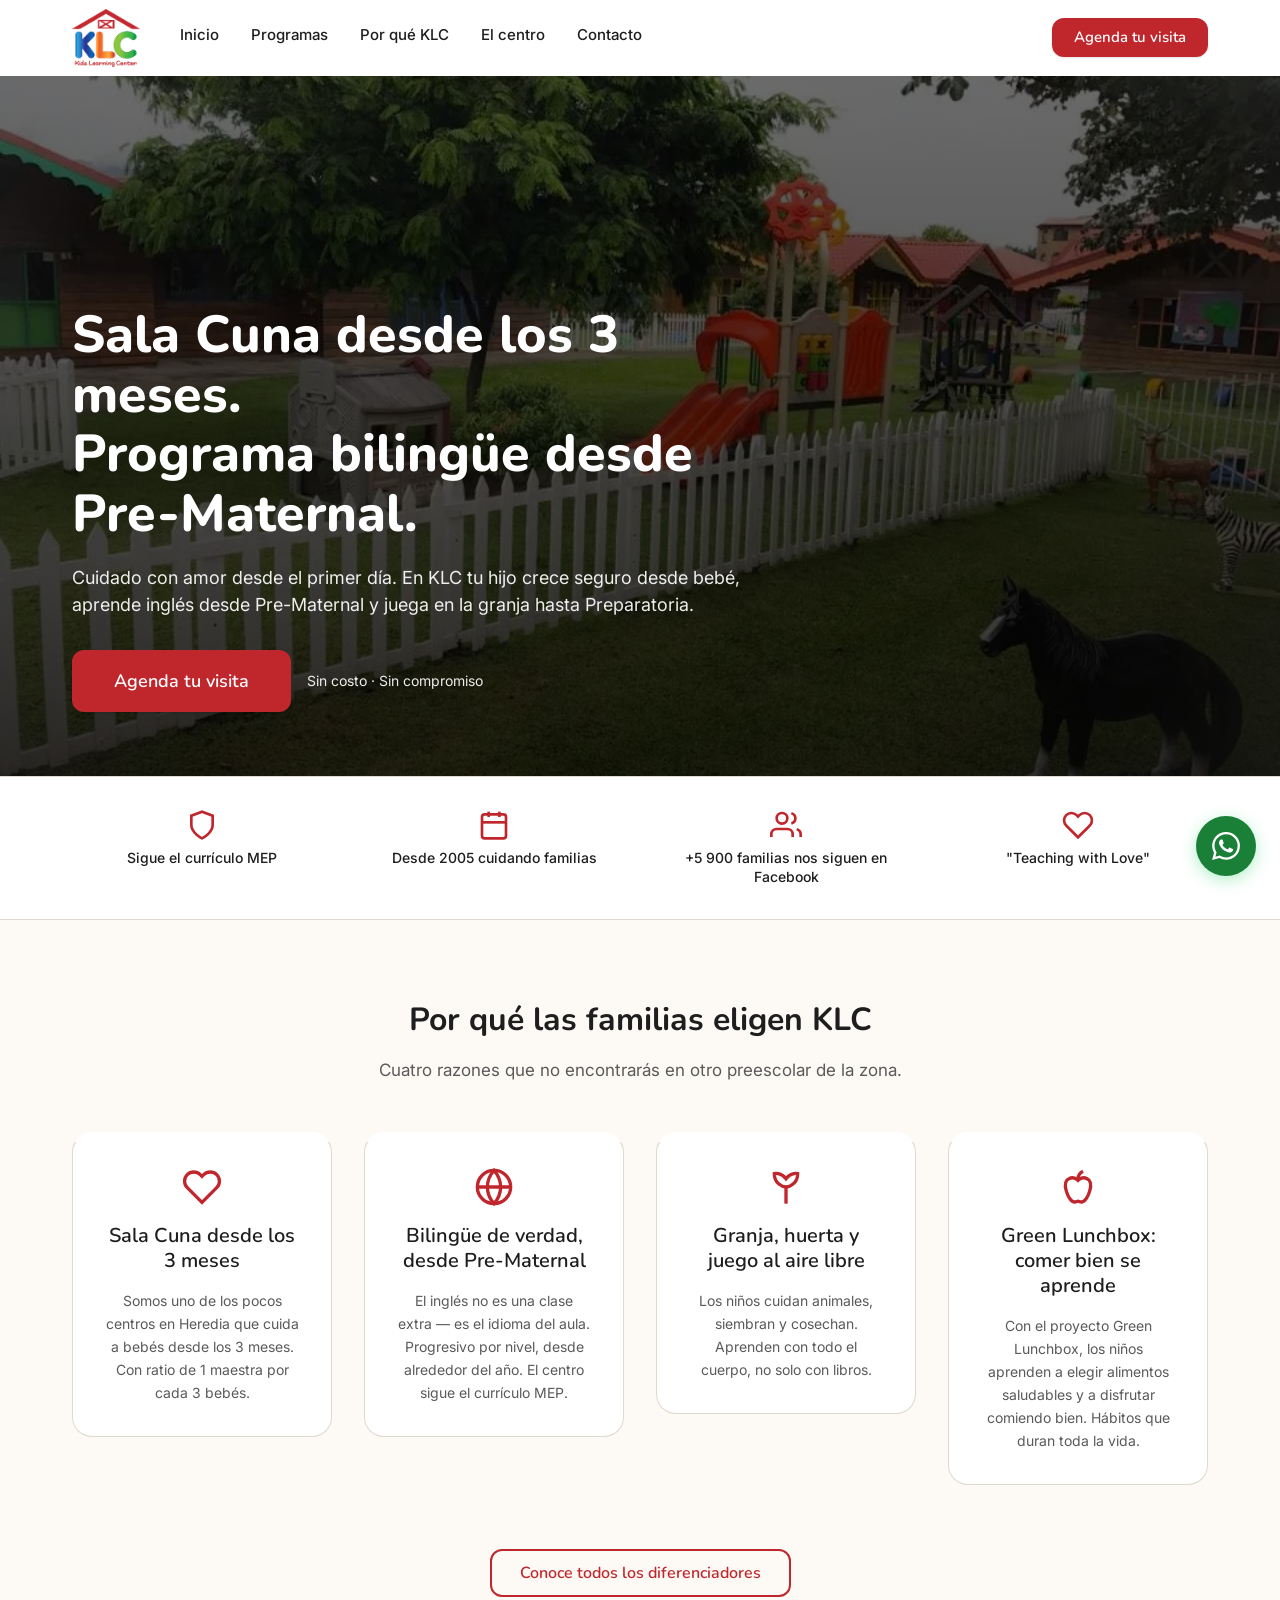
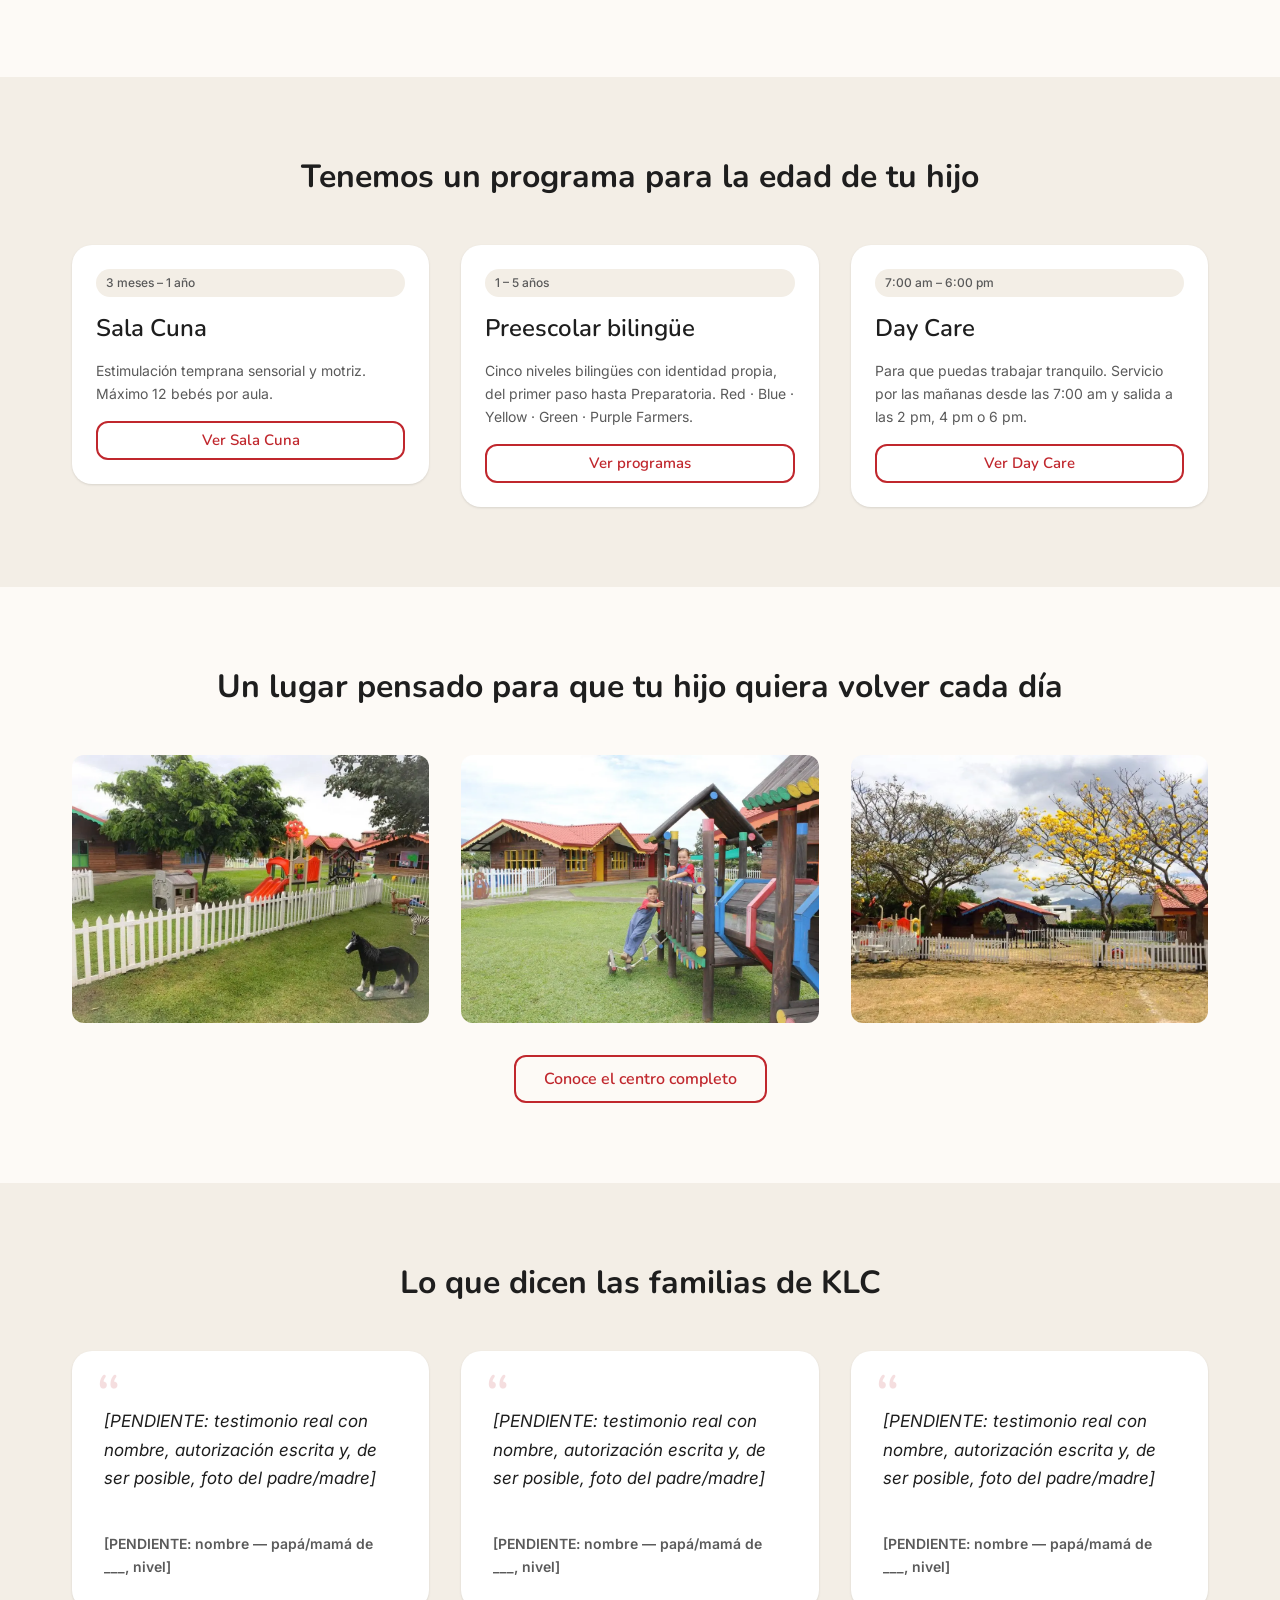
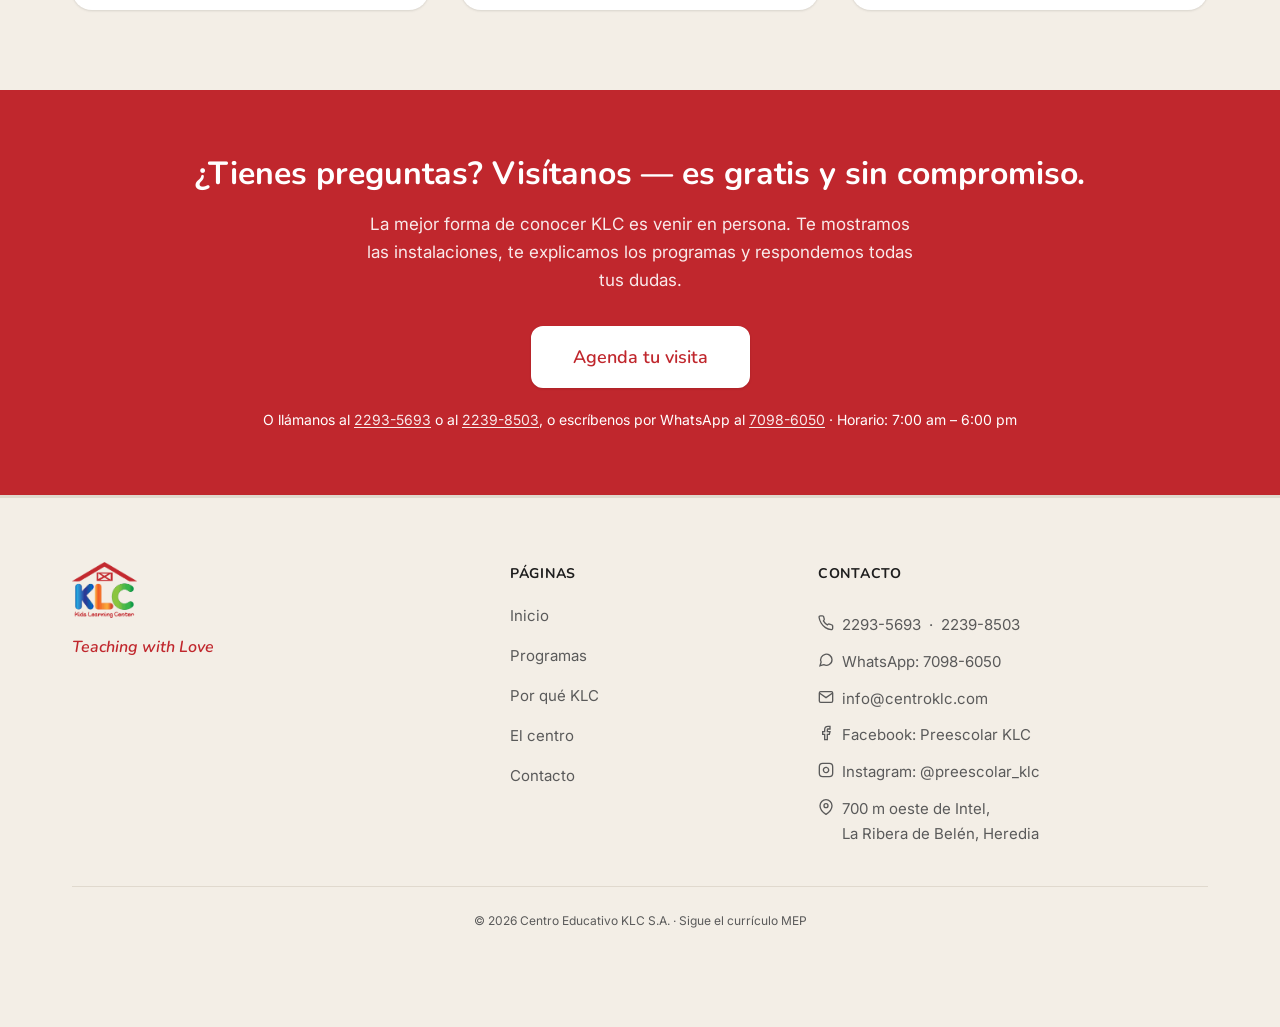
<file: index.html>
<!DOCTYPE html>
<html lang="es">
<head>
  <meta charset="UTF-8" />
  <meta name="viewport" content="width=device-width, initial-scale=1.0" />

  <!-- SEO básico -->
  <title>Centro KLC: Sala Cuna y preescolar bilingüe, Belén, Heredia</title>
  <meta name="description" content="Preescolar bilingüe en La Ribera de Belén: Sala Cuna desde los 3 meses y programa bilingüe desde Pre-Maternal hasta Preparatoria. Agenda tu visita." />
  <link rel="canonical" href="https://www.centroklc.com/" />

  <!-- Open Graph -->
  <meta property="og:title"       content="Centro KLC: Sala Cuna y preescolar bilingüe, Belén, Heredia" />
  <meta property="og:description" content="Sala Cuna desde los 3 meses y programa bilingüe desde Pre-Maternal hasta Preparatoria, en La Ribera de Belén, Heredia. Agenda tu visita." />
  <meta property="og:image"       content="https://www.centroklc.com/assets/og/og-inicio.jpg" />
  <meta property="og:image:alt"   content="Centro KLC, preescolar bilingüe en La Ribera de Belén, Heredia, Costa Rica" />
  <meta property="og:url"         content="https://www.centroklc.com/" />
  <meta property="og:type"        content="website" />
  <meta property="og:locale"      content="es_CR" />
  <meta property="og:site_name"   content="Centro KLC" />
  <meta property="og:image:width"  content="1200" />
  <meta property="og:image:height" content="630" />

  <!-- Twitter / X -->
  <meta name="twitter:card"        content="summary_large_image" />
  <meta name="twitter:title"       content="Centro KLC: Sala Cuna y preescolar bilingüe, Belén, Heredia" />
  <meta name="twitter:description" content="Sala Cuna desde los 3 meses y programa bilingüe desde Pre-Maternal hasta Preparatoria, en La Ribera de Belén, Heredia. Agenda tu visita." />
  <meta name="twitter:image"       content="https://www.centroklc.com/assets/og/og-inicio.jpg" />
  <meta name="twitter:image:alt"   content="Centro KLC, preescolar bilingüe en La Ribera de Belén, Heredia, Costa Rica" />

  <!-- Íconos (rutas relativas: funcionan en cualquier subcarpeta) -->
  <link rel="icon" href="favicon.ico" sizes="any" />
  <link rel="icon" type="image/png" sizes="32x32" href="favicon-32.png" />
  <link rel="apple-touch-icon" href="apple-touch-icon.png" />

  <!-- Tipografías Google Fonts -->
  <link rel="preconnect" href="https://fonts.googleapis.com" />
  <link rel="preconnect" href="https://fonts.gstatic.com" crossorigin />
  <link href="https://fonts.googleapis.com/css2?family=Nunito:wght@600;700;800&family=Inter:wght@400;500;600&display=swap" rel="stylesheet" />

  <!-- CSS -->
  <link rel="stylesheet" href="css/tokens.css?v=20261124" />
  <link rel="stylesheet" href="css/main.css?v=20261124" />

  <!-- Schema.org: EducationalOrganization + ChildCare -->
  <script type="application/ld+json">
  {
    "@context": "https://schema.org",
    "@type": ["EducationalOrganization", "ChildCare"],
    "name": "Centro KLC — Kids Learning Center",
    "alternateName": "Centro KLC",
    "legalName": "Centro Educativo KLC S.A.",
    "description": "Preescolar privado en La Ribera de Belén, Heredia, Costa Rica. Sala Cuna desde los 3 meses y programa bilingüe desde Pre-Maternal hasta Preparatoria, con currículo MEP.",
    "url": "https://www.centroklc.com",
    "logo": "https://www.centroklc.com/img/logo-klc-transparente.png",
    "image": "https://www.centroklc.com/assets/og/og-inicio.jpg",
    "telephone": ["+50622935693", "+50622398503"],
    "email": "info@centroklc.com",
    "address": {
      "@type": "PostalAddress",
      "streetAddress": "700 metros oeste de Intel, La Ribera de Belén",
      "addressLocality": "Belén",
      "addressRegion": "Heredia",
      "addressCountry": "CR"
    },
    "openingHoursSpecification": [
      {
        "@type": "OpeningHoursSpecification",
        "dayOfWeek": ["Monday","Tuesday","Wednesday","Thursday","Friday"],
        "opens": "07:00",
        "closes": "18:00"
      }
    ],
    "sameAs": [
      "https://www.facebook.com/CentroKLC",
      "https://www.instagram.com/preescolar_klc"
    ],
    "foundingDate": "2005",
    "currenciesAccepted": "CRC",
    "paymentAccepted": "Transferencia bancaria, SINPE"
  }
  </script>
</head>

<body>
  <!-- Enlace para saltar al contenido principal (accesibilidad con teclado) -->
  <a class="saltar-contenido" href="#contenido-principal">Saltar al contenido</a>

  <!-- =====================================================================
       HEADER
  ====================================================================== -->
  <header class="header" role="banner">
    <div class="contenedor">
      <div class="header__inner">
        <a class="header__logo" href="index.html" aria-label="Centro KLC — Inicio">
          <img src="img/logo-klc-transparente.png"
               alt="Logo de Centro KLC — Kids Learning Center, preescolar bilingüe en La Ribera de Belén, Heredia"
               width="320" height="274" />
        </a>

        <!-- Navegación escritorio -->
        <nav class="header__nav" aria-label="Navegación principal">
          <a href="index.html">Inicio</a>
          <a href="programas.html">Programas</a>
          <a href="por-que-klc.html">Por qué KLC</a>
          <a href="el-centro.html">El centro</a>
          <a href="contacto.html">Contacto</a>
        </nav>

        <!-- CTA escritorio -->
        <div class="header__cta">
          <!-- ← cambia aquí el número de WhatsApp (hoy: 7098-6050, formato 506 + número) -->
          <a href="https://wa.me/50670986050?text=Hola%2C%20quiero%20agendar%20una%20visita%20a%20Centro%20KLC"
             class="btn btn--primario btn--pequeno"
             target="_blank" rel="noopener noreferrer">
            Agenda tu visita
          </a>
        </div>

        <!-- Botón hamburguesa (móvil) -->
        <button class="header__hamburguesa"
                aria-label="Abrir menú"
                aria-expanded="false"
                aria-controls="nav-drawer">
          <span></span>
          <span></span>
          <span></span>
        </button>
      </div>
    </div>
  </header>

  <!-- Overlay del menú móvil -->
  <div class="nav-overlay" aria-hidden="true"></div>

  <!-- Drawer de navegación móvil -->
  <nav id="nav-drawer" class="nav-drawer" aria-label="Menú móvil">
    <button class="nav-drawer__cerrar" aria-label="Cerrar menú">
      <!-- Ícono X -->
      <svg width="24" height="24" viewBox="0 0 24 24" fill="none" stroke="currentColor" stroke-width="2" aria-hidden="true">
        <line x1="18" y1="6" x2="6" y2="18"></line>
        <line x1="6" y1="6" x2="18" y2="18"></line>
      </svg>
    </button>

    <ul class="nav-drawer__lista">
      <li><a href="index.html">Inicio</a></li>
      <li><a href="programas.html">Programas</a></li>
      <li><a href="por-que-klc.html">Por qué KLC</a></li>
      <li><a href="el-centro.html">El centro</a></li>
      <li><a href="contacto.html">Contacto</a></li>
    </ul>

    <div class="nav-drawer__cta">
      <!-- ← cambia aquí el número de WhatsApp (hoy: 7098-6050, formato 506 + número) -->
      <a href="https://wa.me/50670986050?text=Hola%2C%20quiero%20agendar%20una%20visita%20a%20Centro%20KLC"
         class="btn btn--primario"
         target="_blank" rel="noopener noreferrer">
        Agenda tu visita
      </a>
    </div>
  </nav>

  <!-- =====================================================================
       CONTENIDO PRINCIPAL
  ====================================================================== -->
  <main id="contenido-principal">

    <!-- SECCIÓN 1: HERO -->
    <section class="hero" aria-label="Presentación del centro">
      <picture>
        <source srcset="img/fachada-exterior.webp" type="image/webp">
        <img class="hero__imagen"
             src="img/fachada-exterior.jpg"
             alt="Niños jugando en el patio de Centro KLC, preescolar bilingüe en La Ribera de Belén, Heredia"
             width="960" height="720"
             fetchpriority="high" />
      </picture>

      <div class="contenedor">
        <div class="hero__contenido">
          <h1 class="hero__titulo">
            Sala Cuna desde los 3 meses.<br>
            Programa bilingüe desde Pre-Maternal.
          </h1>
          <p class="hero__subtitulo">
            Cuidado con amor desde el primer día. En KLC tu hijo crece seguro desde bebé, aprende inglés desde Pre-Maternal y juega en la granja hasta Preparatoria.
          </p>
          <div class="hero__acciones">
            <!-- ← cambia aquí el número de WhatsApp (hoy: 7098-6050, formato 506 + número) -->
            <a href="https://wa.me/50670986050?text=Hola%2C%20quiero%20agendar%20una%20visita%20a%20Centro%20KLC"
               class="btn btn--primario btn--grande"
               target="_blank" rel="noopener noreferrer">
              Agenda tu visita
            </a>
            <span class="hero__sin-compromiso">Sin costo · Sin compromiso</span>
          </div>
        </div>
      </div>
    </section>

    <!-- SECCIÓN 2: SEÑALES DE CONFIANZA -->
    <section class="senales-confianza" aria-label="Señales de confianza">
      <div class="contenedor">
        <ul class="senales-confianza__lista" role="list">
          <li class="senal">
            <svg class="senal__icono" viewBox="0 0 24 24" fill="none" stroke="currentColor" stroke-width="2" aria-hidden="true">
              <path d="M12 22s8-4 8-10V5l-8-3-8 3v7c0 6 8 10 8 10z"/>
            </svg>
            <span class="senal__texto">Sigue el currículo MEP</span>
          </li>
          <li class="senal">
            <svg class="senal__icono" viewBox="0 0 24 24" fill="none" stroke="currentColor" stroke-width="2" aria-hidden="true">
              <rect x="3" y="4" width="18" height="18" rx="2" ry="2"/>
              <line x1="16" y1="2" x2="16" y2="6"/>
              <line x1="8" y1="2" x2="8" y2="6"/>
              <line x1="3" y1="10" x2="21" y2="10"/>
            </svg>
            <span class="senal__texto">Desde 2005 cuidando familias</span>
          </li>
          <li class="senal">
            <svg class="senal__icono" viewBox="0 0 24 24" fill="none" stroke="currentColor" stroke-width="2" aria-hidden="true">
              <path d="M17 21v-2a4 4 0 0 0-4-4H5a4 4 0 0 0-4 4v2"/>
              <circle cx="9" cy="7" r="4"/>
              <path d="M23 21v-2a4 4 0 0 0-3-3.87"/>
              <path d="M16 3.13a4 4 0 0 1 0 7.75"/>
            </svg>
            <span class="senal__texto">+5 900 familias nos siguen en Facebook</span>
          </li>
          <li class="senal">
            <svg class="senal__icono" viewBox="0 0 24 24" fill="none" stroke="currentColor" stroke-width="2" aria-hidden="true">
              <path d="M20.84 4.61a5.5 5.5 0 0 0-7.78 0L12 5.67l-1.06-1.06a5.5 5.5 0 0 0-7.78 7.78l1.06 1.06L12 21.23l7.78-7.78 1.06-1.06a5.5 5.5 0 0 0 0-7.78z"/>
            </svg>
            <span class="senal__texto">"Teaching with Love"</span>
          </li>
        </ul>
      </div>
    </section>

    <!-- SECCIÓN 3: QUÉ HACEMOS DIFERENTE -->
    <section class="seccion" aria-labelledby="diferenciadores-titulo">
      <div class="contenedor">
        <div class="seccion__encabezado">
          <h2 class="seccion__titulo" id="diferenciadores-titulo">Por qué las familias eligen KLC</h2>
          <p class="seccion__subtitulo">Cuatro razones que no encontrarás en otro preescolar de la zona.</p>
        </div>

        <ul class="grid-tarjetas grid-tarjetas--4" role="list">
          <li>
            <article class="card-diferenciador">
              <svg class="card-diferenciador__icono" viewBox="0 0 24 24" fill="none" stroke="currentColor" stroke-width="2" aria-hidden="true">
                <path d="M20.84 4.61a5.5 5.5 0 0 0-7.78 0L12 5.67l-1.06-1.06a5.5 5.5 0 0 0-7.78 7.78l1.06 1.06L12 21.23l7.78-7.78 1.06-1.06a5.5 5.5 0 0 0 0-7.78z"/>
              </svg>
              <h3 class="card-diferenciador__titulo">Sala Cuna desde los 3 meses</h3>
              <p class="card-diferenciador__texto">Somos uno de los pocos centros en Heredia que cuida a bebés desde los 3 meses. Con ratio de 1 maestra por cada 3 bebés.</p>
            </article>
          </li>
          <li>
            <article class="card-diferenciador">
              <svg class="card-diferenciador__icono" viewBox="0 0 24 24" fill="none" stroke="currentColor" stroke-width="2" aria-hidden="true">
                <circle cx="12" cy="12" r="10"/>
                <line x1="2" y1="12" x2="22" y2="12"/>
                <path d="M12 2a15.3 15.3 0 0 1 4 10 15.3 15.3 0 0 1-4 10 15.3 15.3 0 0 1-4-10 15.3 15.3 0 0 1 4-10z"/>
              </svg>
              <h3 class="card-diferenciador__titulo">Bilingüe de verdad, desde Pre-Maternal</h3>
              <p class="card-diferenciador__texto">El inglés no es una clase extra — es el idioma del aula. Progresivo por nivel, desde alrededor del año. El centro sigue el currículo MEP.</p>
            </article>
          </li>
          <li>
            <article class="card-diferenciador">
              <svg class="card-diferenciador__icono" viewBox="0 0 24 24" fill="none" stroke="currentColor" stroke-width="2" aria-hidden="true">
                <path d="M12 22V12"/>
                <path d="M12 12C10 12 5 10 5 4c0 0 4-1 7 3 3-4 7-3 7-3 0 6-5 8-7 8z"/>
              </svg>
              <h3 class="card-diferenciador__titulo">Granja, huerta y juego al aire libre</h3>
              <p class="card-diferenciador__texto">Los niños cuidan animales, siembran y cosechan. Aprenden con todo el cuerpo, no solo con libros.</p>
            </article>
          </li>
          <li>
            <article class="card-diferenciador">
              <svg class="card-diferenciador__icono" viewBox="0 0 24 24" fill="none" stroke="currentColor" stroke-width="2" aria-hidden="true">
                <!-- Ícono de manzana (alimentación saludable) -->
                <path d="M12 8c-1.5-1.5-3.5-2-5.5-1C4.3 8 4 11 5 14.5c1 3.5 3 6.5 5 6.5 1 0 1.5-.5 2-.5s1 .5 2 .5c2 0 4-3 5-6.5 1-3.5.7-6.5-1.5-7.5-2-1-4-.5-5.5 1z"/>
                <path d="M12 7c0-2 1-3.5 3-4.5"/>
              </svg>
              <h3 class="card-diferenciador__titulo">Green Lunchbox: comer bien se aprende</h3>
              <p class="card-diferenciador__texto">Con el proyecto Green Lunchbox, los niños aprenden a elegir alimentos saludables y a disfrutar comiendo bien. Hábitos que duran toda la vida.</p>
            </article>
          </li>
        </ul>

        <p class="seccion__enlace-pie">
          <a href="por-que-klc.html" class="btn btn--secundario mt-8">Conoce todos los diferenciadores</a>
        </p>
      </div>
    </section>

    <!-- SECCIÓN 4: RESUMEN DE PROGRAMAS -->
    <section class="seccion seccion--alt" id="programas-resumen" aria-labelledby="programas-titulo">
      <div class="contenedor">
        <div class="seccion__encabezado">
          <h2 class="seccion__titulo" id="programas-titulo">Tenemos un programa para la edad de tu hijo</h2>
        </div>

        <ul class="grid-tarjetas grid-tarjetas--3" role="list">
          <li>
            <article class="card-programa farmer--baby">
              <span class="card-programa__rango">3 meses – 1 año</span>
              <h3 class="card-programa__titulo">Sala Cuna</h3>
              <p class="card-programa__texto">Estimulación temprana sensorial y motriz. Máximo 12 bebés por aula.</p>
              <a href="programas.html#sala-cuna" class="btn btn--secundario btn--pequeno">Ver Sala Cuna</a>
            </article>
          </li>
          <li>
            <article class="card-programa farmer--blue">
              <span class="card-programa__rango">1 – 5 años</span>
              <h3 class="card-programa__titulo">Preescolar bilingüe</h3>
              <p class="card-programa__texto">Cinco niveles bilingües con identidad propia, del primer paso hasta Preparatoria. Red · Blue · Yellow · Green · Purple Farmers.</p>
              <a href="programas.html#preescolar" class="btn btn--secundario btn--pequeno">Ver programas</a>
            </article>
          </li>
          <li>
            <article class="card-programa farmer--green">
              <span class="card-programa__rango">7:00 am – 6:00 pm</span>
              <h3 class="card-programa__titulo">Day Care</h3>
              <p class="card-programa__texto">Para que puedas trabajar tranquilo. Servicio por las mañanas desde las 7:00 am y salida a las 2 pm, 4 pm o 6 pm.</p>
              <a href="programas.html#day-care" class="btn btn--secundario btn--pequeno">Ver Day Care</a>
            </article>
          </li>
        </ul>
      </div>
    </section>

    <!-- SECCIÓN 5: EL CENTRO EN IMÁGENES -->
    <section class="seccion" aria-labelledby="galeria-inicio-titulo">
      <div class="contenedor">
        <div class="seccion__encabezado">
          <h2 class="seccion__titulo" id="galeria-inicio-titulo">Un lugar pensado para que tu hijo quiera volver cada día</h2>
        </div>

        <ul class="grid-tarjetas grid-tarjetas--3" role="list">
          <li>
            <figure class="galeria__item galeria-figura">
              <picture>
                <source srcset="img/fachada-exterior.webp" type="image/webp">
                <img src="img/fachada-exterior.jpg"
                     alt="Fachada exterior de Centro KLC, La Ribera de Belén, Heredia"
                     width="960" height="720"
                     loading="lazy" />
              </picture>
            </figure>
          </li>
          <li>
            <figure class="galeria__item galeria-figura">
              <picture>
                <source srcset="img/patio-juegos.webp" type="image/webp">
                <img src="img/patio-juegos.jpg"
                     alt="Área de juegos al aire libre de Centro KLC"
                     width="1200" height="800"
                     loading="lazy" />
              </picture>
            </figure>
          </li>
          <li>
            <figure class="galeria__item galeria-figura">
              <picture>
                <source srcset="img/granja-animales.webp" type="image/webp">
                <img src="img/granja-animales.jpg"
                     alt="Granja con animales de Centro KLC — parte del aprendizaje vivencial"
                     width="960" height="698"
                     loading="lazy" />
              </picture>
            </figure>
          </li>
        </ul>

        <p class="seccion__enlace-pie mt-8">
          <a href="el-centro.html" class="btn btn--secundario">Conoce el centro completo</a>
        </p>
      </div>
    </section>

    <!-- SECCIÓN 6: TESTIMONIOS -->
    <section class="seccion seccion--alt" id="testimonios" aria-labelledby="testimonios-titulo">
      <div class="contenedor">
        <div class="seccion__encabezado">
          <h2 class="seccion__titulo" id="testimonios-titulo">Lo que dicen las familias de KLC</h2>
        </div>

        <div class="grid-tarjetas grid-tarjetas--3">
          <article class="testimonio-card">
            <p class="testimonio-card__texto">
              [PENDIENTE: testimonio real con nombre, autorización escrita y, de ser posible, foto del padre/madre]
            </p>
            <footer>
              <p class="testimonio-card__autor">[PENDIENTE: nombre — papá/mamá de ___, nivel]</p>
            </footer>
          </article>
          <article class="testimonio-card">
            <p class="testimonio-card__texto">
              [PENDIENTE: testimonio real con nombre, autorización escrita y, de ser posible, foto del padre/madre]
            </p>
            <footer>
              <p class="testimonio-card__autor">[PENDIENTE: nombre — papá/mamá de ___, nivel]</p>
            </footer>
          </article>
          <article class="testimonio-card">
            <p class="testimonio-card__texto">
              [PENDIENTE: testimonio real con nombre, autorización escrita y, de ser posible, foto del padre/madre]
            </p>
            <footer>
              <p class="testimonio-card__autor">[PENDIENTE: nombre — papá/mamá de ___, nivel]</p>
            </footer>
          </article>
        </div>
      </div>
    </section>

    <!-- SECCIÓN 7: CTA FINAL -->
    <section class="banda-cta" aria-labelledby="cta-final-titulo">
      <div class="contenedor">
        <h2 class="banda-cta__titulo" id="cta-final-titulo">¿Tienes preguntas? Visítanos — es gratis y sin compromiso.</h2>
        <p class="banda-cta__texto">
          La mejor forma de conocer KLC es venir en persona.
          Te mostramos las instalaciones, te explicamos los programas y respondemos todas tus dudas.
        </p>
        <!-- ← cambia aquí el número de WhatsApp (hoy: 7098-6050, formato 506 + número) -->
        <a href="https://wa.me/50670986050?text=Hola%2C%20quiero%20agendar%20una%20visita%20a%20Centro%20KLC"
           class="btn btn--primario btn--grande"
           target="_blank" rel="noopener noreferrer">
          Agenda tu visita
        </a>
        <p class="banda-cta__pie">O llámanos al <a href="tel:+50622935693" class="enlace-telefono-cta">2293-5693</a> o al <a href="tel:+50622398503" class="enlace-telefono-cta">2239-8503</a>, o escríbenos por WhatsApp al <a href="https://wa.me/50670986050" class="enlace-telefono-cta" target="_blank" rel="noopener noreferrer">7098-6050</a> · Horario: 7:00 am – 6:00 pm</p>
      </div>
    </section>

  </main>

  <!-- =====================================================================
       FOOTER
  ====================================================================== -->
  <footer class="footer" role="contentinfo">
    <div class="contenedor">
      <div class="footer__grid">
        <!-- Columna 1: marca -->
        <div class="footer__marca">
          <img class="footer__logo"
               src="img/logo-klc-transparente.png"
               alt="Logo Centro KLC"
               width="320" height="274"
               loading="lazy" />
          <p class="footer__lema">Teaching with Love</p>
        </div>

        <!-- Columna 2: navegación -->
        <nav aria-label="Navegación del pie de página">
          <p class="footer__col-titulo">Páginas</p>
          <ul class="footer__nav">
            <li><a href="index.html">Inicio</a></li>
            <li><a href="programas.html">Programas</a></li>
            <li><a href="por-que-klc.html">Por qué KLC</a></li>
            <li><a href="el-centro.html">El centro</a></li>
            <li><a href="contacto.html">Contacto</a></li>
          </ul>
        </nav>

        <!-- Columna 3: contacto -->
        <address class="footer__contacto" style="font-style: normal;">
          <p class="footer__col-titulo">Contacto</p>

          <!-- ← cambia aquí el teléfono si cambia -->
          <div class="footer__dato">
            <svg width="16" height="16" viewBox="0 0 24 24" fill="none" stroke="currentColor" stroke-width="2" aria-hidden="true">
              <path d="M22 16.92v3a2 2 0 0 1-2.18 2 19.79 19.79 0 0 1-8.63-3.07A19.5 19.5 0 0 1 4.69 12 19.79 19.79 0 0 1 1.61 3.41 2 2 0 0 1 3.59 1.21h3a2 2 0 0 1 2 1.72 12.84 12.84 0 0 0 .7 2.81 2 2 0 0 1-.45 2.11L8.09 8.91a16 16 0 0 0 5.99 6l.82-.82a2 2 0 0 1 2.11-.45 12.84 12.84 0 0 0 2.81.7A2 2 0 0 1 21.73 16l.19.92z"/>
            </svg>
            <a href="tel:+50622935693">2293-5693</a> · <a href="tel:+50622398503">2239-8503</a>
          </div>
          <div class="footer__dato">
            <svg width="16" height="16" viewBox="0 0 24 24" fill="none" stroke="currentColor" stroke-width="2" aria-hidden="true"><path d="M21 11.5a8.4 8.4 0 0 1-12.4 7.4L3 20.5l1.7-5.4A8.5 8.5 0 1 1 21 11.5z"/></svg>
            <a href="https://wa.me/50670986050" target="_blank" rel="noopener noreferrer">WhatsApp: 7098-6050</a>
          </div>

          <div class="footer__dato">
            <svg width="16" height="16" viewBox="0 0 24 24" fill="none" stroke="currentColor" stroke-width="2" aria-hidden="true">
              <path d="M4 4h16c1.1 0 2 .9 2 2v12c0 1.1-.9 2-2 2H4c-1.1 0-2-.9-2-2V6c0-1.1.9-2 2-2z"/>
              <polyline points="22,6 12,13 2,6"/>
            </svg>
            <a href="mailto:info@centroklc.com">info@centroklc.com</a>
          </div>

          <div class="footer__dato">
            <svg width="16" height="16" viewBox="0 0 24 24" fill="none" stroke="currentColor" stroke-width="2" aria-hidden="true">
              <path d="M18 2h-3a5 5 0 0 0-5 5v3H7v4h3v8h4v-8h3l1-4h-4V7a1 1 0 0 1 1-1h3z"/>
            </svg>
            <a href="https://www.facebook.com/CentroKLC" target="_blank" rel="noopener noreferrer">
              Facebook: Preescolar KLC
            </a>
          </div>
          <div class="footer__dato">
            <svg width="16" height="16" viewBox="0 0 24 24" fill="none" stroke="currentColor" stroke-width="2" aria-hidden="true"><rect x="2" y="2" width="20" height="20" rx="5" ry="5"/><path d="M16 11.37A4 4 0 1 1 12.63 8 4 4 0 0 1 16 11.37z"/><line x1="17.5" y1="6.5" x2="17.51" y2="6.5"/></svg>
            <!-- Instagram: por verificar que el enlace abra el perfil correcto -->
            <a href="https://www.instagram.com/preescolar_klc" target="_blank" rel="noopener noreferrer">Instagram: @preescolar_klc</a>
          </div>

          <div class="footer__dato">
            <svg width="16" height="16" viewBox="0 0 24 24" fill="none" stroke="currentColor" stroke-width="2" aria-hidden="true">
              <path d="M21 10c0 7-9 13-9 13s-9-6-9-13a9 9 0 0 1 18 0z"/>
              <circle cx="12" cy="10" r="3"/>
            </svg>
            <span>700 m oeste de Intel,<br>La Ribera de Belén, Heredia</span>
          </div>
        </address>
      </div>

      <!-- Barra inferior -->
      <div class="footer__barra">
        <p>© 2026 Centro Educativo KLC S.A. · Sigue el currículo MEP</p>
      </div>
    </div>
  </footer>

  <!-- =====================================================================
       BOTÓN FLOTANTE WHATSAPP
  ====================================================================== -->
  <!-- ← cambia aquí el número de WhatsApp (hoy: 7098-6050, formato 506 + número) -->
  <a href="https://wa.me/50670986050?text=Hola%2C%20quiero%20agendar%20una%20visita%20a%20Centro%20KLC"
     class="whatsapp-flotante"
     target="_blank"
     rel="noopener noreferrer"
     aria-label="Agenda tu visita por WhatsApp">
    <!-- Ícono SVG de WhatsApp (inline, sin fuente externa) -->
    <svg class="whatsapp-flotante__icono" viewBox="0 0 24 24" fill="currentColor" aria-hidden="true">
      <path d="M17.472 14.382c-.297-.149-1.758-.867-2.03-.967-.273-.099-.471-.148-.67.15-.197.297-.767.966-.94 1.164-.173.199-.347.223-.644.075-.297-.15-1.255-.463-2.39-1.475-.883-.788-1.48-1.761-1.653-2.059-.173-.297-.018-.458.13-.606.134-.133.298-.347.446-.52.149-.174.198-.298.298-.497.099-.198.05-.371-.025-.52-.075-.149-.669-1.612-.916-2.207-.242-.579-.487-.5-.669-.51-.173-.008-.371-.01-.57-.01-.198 0-.52.074-.792.372-.272.297-1.04 1.016-1.04 2.479 0 1.462 1.065 2.875 1.213 3.074.149.198 2.096 3.2 5.077 4.487.709.306 1.262.489 1.694.625.712.227 1.36.195 1.871.118.571-.085 1.758-.719 2.006-1.413.248-.694.248-1.289.173-1.413-.074-.124-.272-.198-.57-.347m-5.421 7.403h-.004a9.87 9.87 0 0 1-5.031-1.378l-.361-.214-3.741.982.998-3.648-.235-.374a9.86 9.86 0 0 1-1.51-5.26c.001-5.45 4.436-9.884 9.888-9.884 2.64 0 5.122 1.03 6.988 2.898a9.825 9.825 0 0 1 2.893 6.994c-.003 5.45-4.437 9.884-9.885 9.884m8.413-18.297A11.815 11.815 0 0 0 12.05 0C5.495 0 .16 5.335.157 11.892c0 2.096.547 4.142 1.588 5.945L.057 24l6.305-1.654a11.882 11.882 0 0 0 5.683 1.448h.005c6.554 0 11.89-5.335 11.893-11.893a11.821 11.821 0 0 0-3.48-8.413z"/>
    </svg>
    <span class="whatsapp-flotante__texto">Escríbenos</span>
  </a>

  <script src="js/main.js?v=20261124"></script>
</body>
</html>
</file>
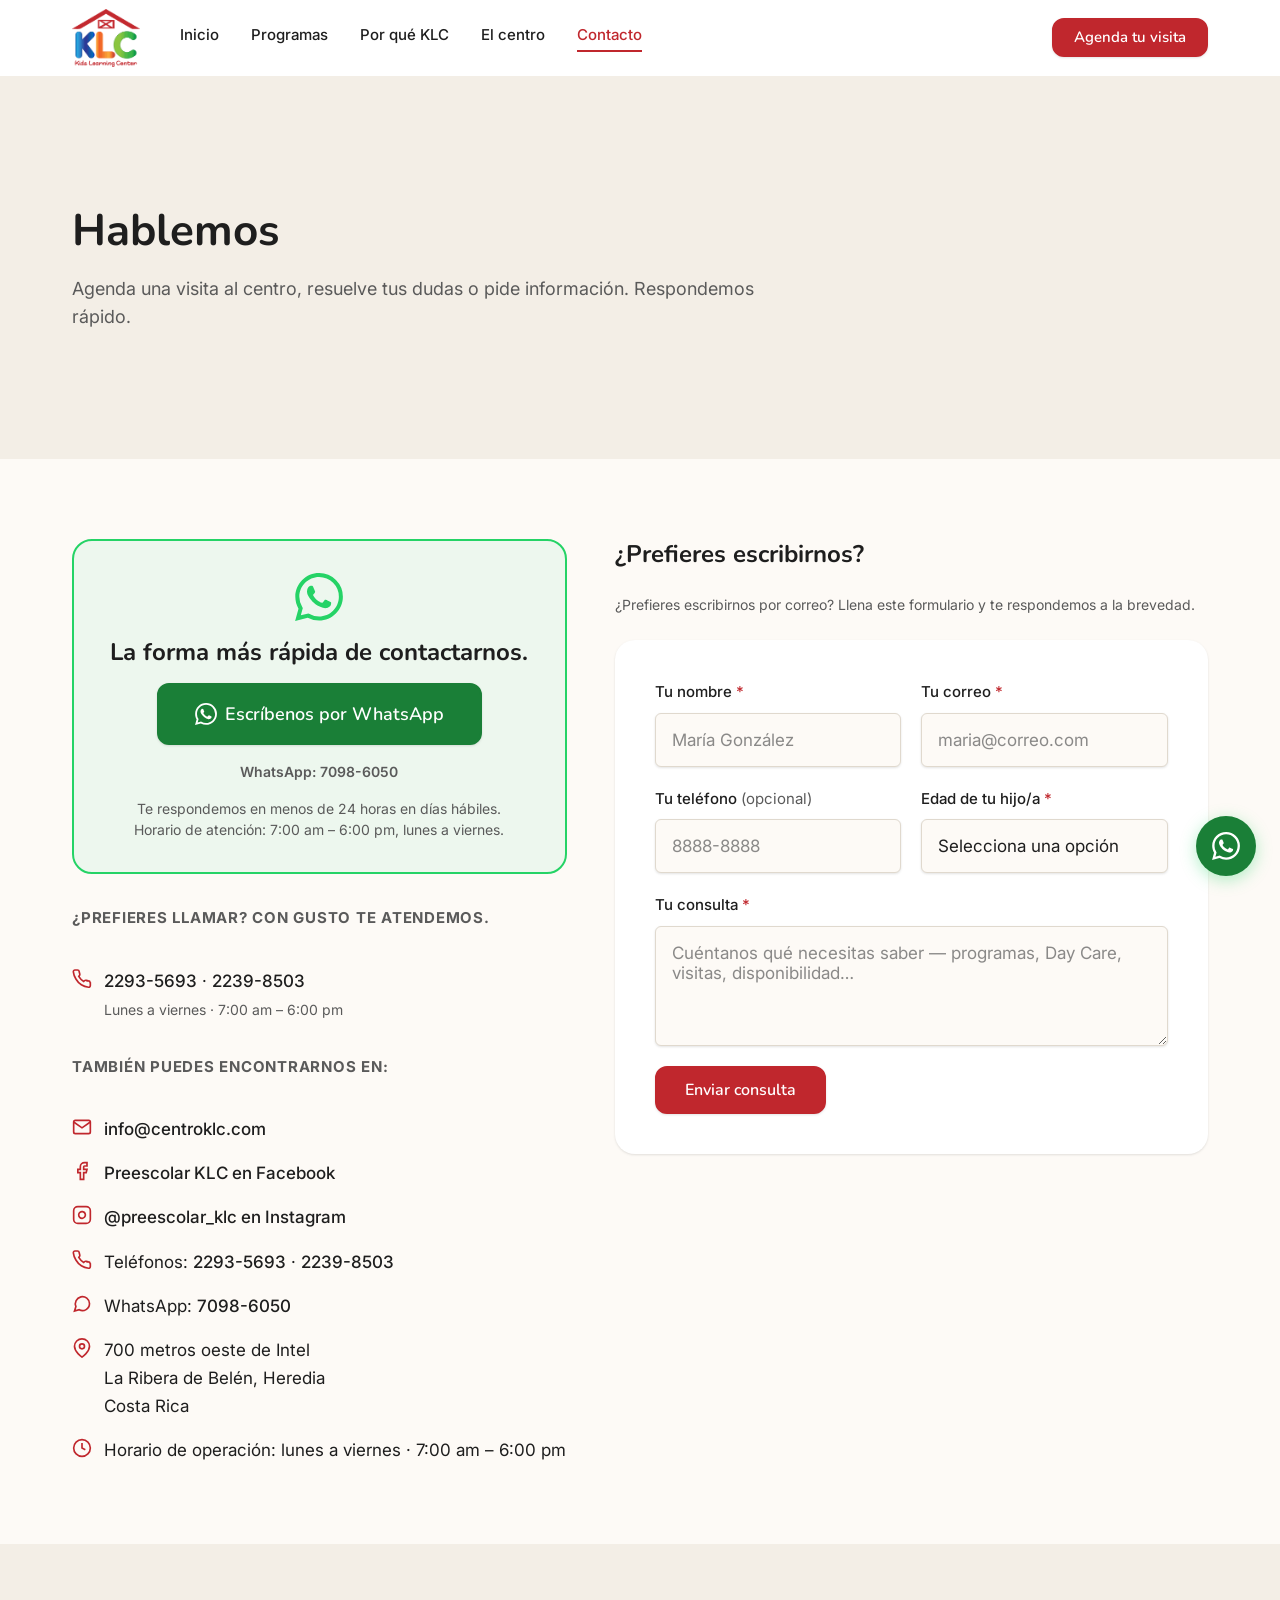
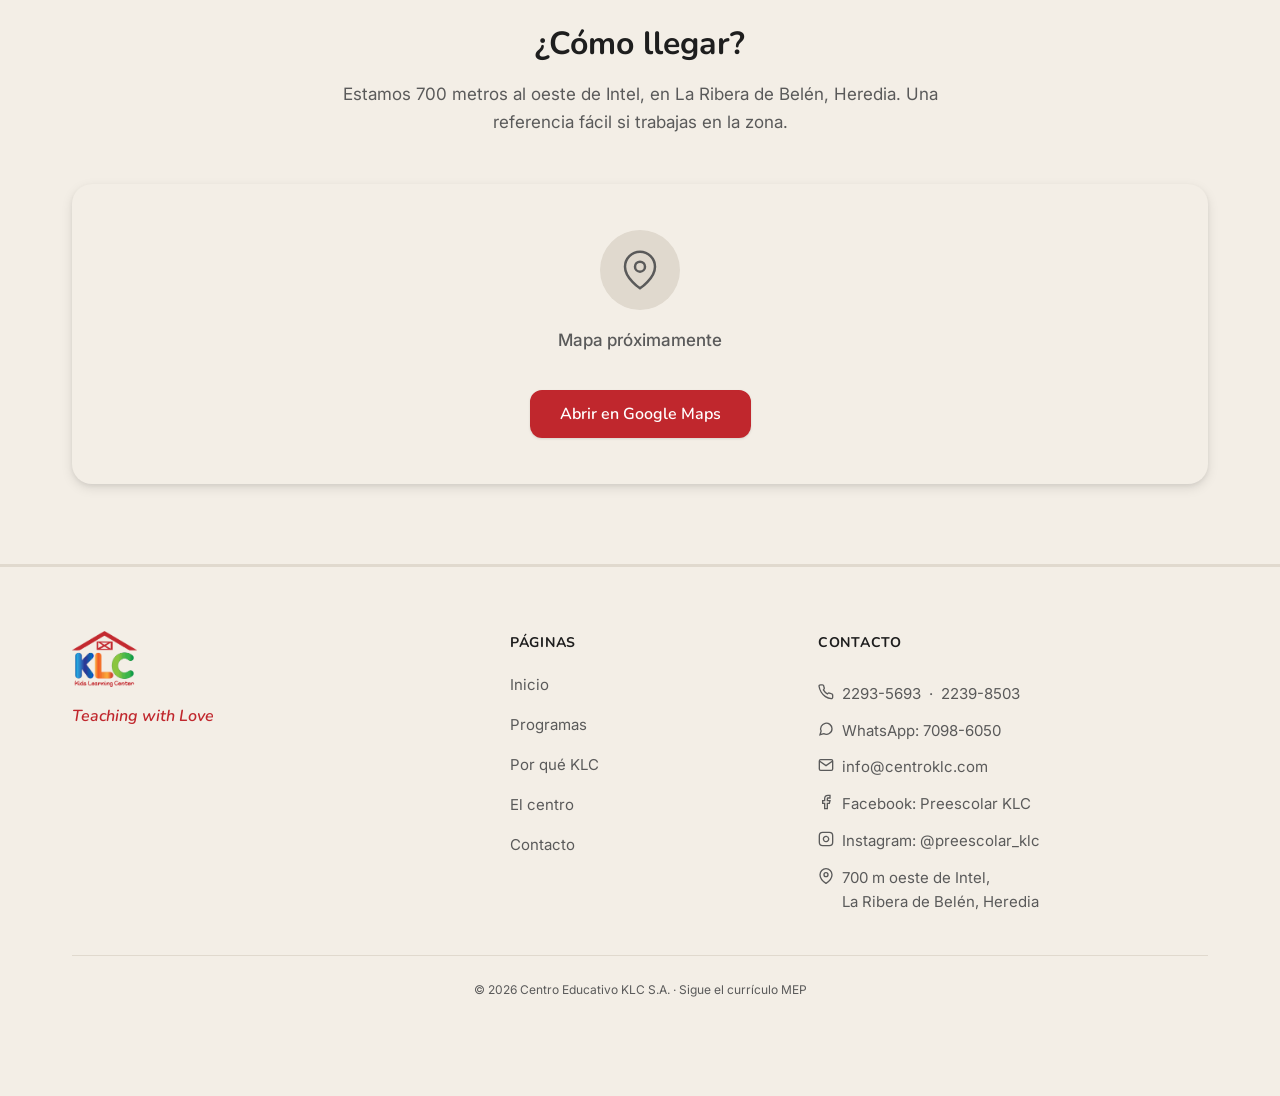
<file: contacto.html>
<!DOCTYPE html>
<html lang="es">
<head>
  <meta charset="UTF-8" />
  <meta name="viewport" content="width=device-width, initial-scale=1.0" />

  <title>Contacto — Centro KLC, La Ribera de Belén</title>
  <meta name="description" content="Agenda tu visita a Centro KLC por WhatsApp 7098-6050 o llama al 2293-5693 / 2239-8503. A 700 m de Intel, La Ribera de Belén, Heredia." />
  <link rel="canonical" href="https://www.centroklc.com/contacto" />

  <meta property="og:title"       content="Contacto — Centro KLC, preescolar bilingüe en Belén" />
  <meta property="og:description" content="Agenda tu visita por WhatsApp (7098-6050) o llama al 2293-5693 / 2239-8503. La Ribera de Belén, Heredia. Horario: 7:00 am – 6:00 pm." />
  <meta property="og:image"       content="https://www.centroklc.com/assets/og/og-contacto.jpg" />
  <meta property="og:image:alt"   content="Logo de Centro KLC, preescolar bilingüe en La Ribera de Belén, Heredia" />
  <meta property="og:url"         content="https://www.centroklc.com/contacto" />
  <meta property="og:type"        content="website" />
  <meta property="og:locale"      content="es_CR" />
  <meta property="og:site_name"   content="Centro KLC" />
  <meta property="og:image:width"  content="1200" />
  <meta property="og:image:height" content="630" />

  <!-- Twitter / X -->
  <meta name="twitter:card"        content="summary_large_image" />
  <meta name="twitter:title"       content="Contacto — Centro KLC, preescolar bilingüe en Belén" />
  <meta name="twitter:description" content="Agenda tu visita por WhatsApp (7098-6050) o llama al 2293-5693 / 2239-8503. La Ribera de Belén, Heredia. Horario: 7:00 am – 6:00 pm." />
  <meta name="twitter:image"       content="https://www.centroklc.com/assets/og/og-contacto.jpg" />
  <meta name="twitter:image:alt"   content="Logo de Centro KLC, preescolar bilingüe en La Ribera de Belén, Heredia" />

  <!-- Íconos (rutas relativas: funcionan en cualquier subcarpeta) -->
  <link rel="icon" href="favicon.ico" sizes="any" />
  <link rel="icon" type="image/png" sizes="32x32" href="favicon-32.png" />
  <link rel="apple-touch-icon" href="apple-touch-icon.png" />

  <link rel="preconnect" href="https://fonts.googleapis.com" />
  <link rel="preconnect" href="https://fonts.gstatic.com" crossorigin />
  <link href="https://fonts.googleapis.com/css2?family=Nunito:wght@600;700;800&family=Inter:wght@400;500;600&display=swap" rel="stylesheet" />

  <link rel="stylesheet" href="css/tokens.css?v=20261124" />
  <link rel="stylesheet" href="css/main.css?v=20261124" />

  <script type="application/ld+json">
  {
    "@context": "https://schema.org",
    "@type": ["EducationalOrganization", "ChildCare"],
    "name": "Centro KLC — Kids Learning Center",
    "alternateName": "Centro KLC",
    "legalName": "Centro Educativo KLC S.A.",
    "description": "Preescolar privado en La Ribera de Belén, Heredia, Costa Rica. Sala Cuna desde los 3 meses y programa bilingüe desde Pre-Maternal hasta Preparatoria, con currículo MEP.",
    "url": "https://www.centroklc.com",
    "logo": "https://www.centroklc.com/img/logo-klc-transparente.png",
    "image": "https://www.centroklc.com/assets/og/og-inicio.jpg",
    "telephone": ["+50622935693", "+50622398503"],
    "email": "info@centroklc.com",
    "address": {
      "@type": "PostalAddress",
      "streetAddress": "700 metros oeste de Intel, La Ribera de Belén",
      "addressLocality": "Belén",
      "addressRegion": "Heredia",
      "addressCountry": "CR"
    },
    "openingHoursSpecification": [
      {
        "@type": "OpeningHoursSpecification",
        "dayOfWeek": ["Monday","Tuesday","Wednesday","Thursday","Friday"],
        "opens": "07:00",
        "closes": "18:00"
      }
    ],
    "sameAs": [
      "https://www.facebook.com/CentroKLC",
      "https://www.instagram.com/preescolar_klc"
    ],
    "foundingDate": "2005",
    "currenciesAccepted": "CRC",
    "paymentAccepted": "Transferencia bancaria, SINPE"
  }
  </script>

  <script type="application/ld+json">
  {
    "@context": "https://schema.org",
    "@type": "BreadcrumbList",
    "itemListElement": [
      { "@type": "ListItem", "position": 1, "name": "Inicio", "item": "https://www.centroklc.com/" },
      { "@type": "ListItem", "position": 2, "name": "Contacto", "item": "https://www.centroklc.com/contacto" }
    ]
  }
  </script>
</head>

<body>
  <a class="saltar-contenido" href="#contenido-principal">Saltar al contenido</a>

  <!-- HEADER -->
  <header class="header" role="banner">
    <div class="contenedor">
      <div class="header__inner">
        <a class="header__logo" href="index.html" aria-label="Centro KLC — Inicio">
          <img src="img/logo-klc-transparente.png" alt="Logo de Centro KLC — Kids Learning Center, preescolar bilingüe en La Ribera de Belén, Heredia" width="320" height="274" />
        </a>
        <nav class="header__nav" aria-label="Navegación principal">
          <a href="index.html">Inicio</a>
          <a href="programas.html">Programas</a>
          <a href="por-que-klc.html">Por qué KLC</a>
          <a href="el-centro.html">El centro</a>
          <a href="contacto.html" aria-current="page">Contacto</a>
        </nav>
        <div class="header__cta">
          <a href="https://wa.me/50670986050?text=Hola%2C%20quiero%20agendar%20una%20visita%20a%20Centro%20KLC"
             class="btn btn--primario btn--pequeno" target="_blank" rel="noopener noreferrer">
            Agenda tu visita
          </a>
        </div>
        <button class="header__hamburguesa" aria-label="Abrir menú" aria-expanded="false" aria-controls="nav-drawer">
          <span></span><span></span><span></span>
        </button>
      </div>
    </div>
  </header>

  <div class="nav-overlay" aria-hidden="true"></div>
  <nav id="nav-drawer" class="nav-drawer" aria-label="Menú móvil">
    <button class="nav-drawer__cerrar" aria-label="Cerrar menú">
      <svg width="24" height="24" viewBox="0 0 24 24" fill="none" stroke="currentColor" stroke-width="2" aria-hidden="true">
        <line x1="18" y1="6" x2="6" y2="18"></line><line x1="6" y1="6" x2="18" y2="18"></line>
      </svg>
    </button>
    <ul class="nav-drawer__lista">
      <li><a href="index.html">Inicio</a></li>
      <li><a href="programas.html">Programas</a></li>
      <li><a href="por-que-klc.html">Por qué KLC</a></li>
      <li><a href="el-centro.html">El centro</a></li>
      <li><a href="contacto.html">Contacto</a></li>
    </ul>
    <div class="nav-drawer__cta">
      <a href="https://wa.me/50670986050?text=Hola%2C%20quiero%20agendar%20una%20visita%20a%20Centro%20KLC"
         class="btn btn--primario"
         target="_blank" rel="noopener noreferrer">Agenda tu visita</a>
    </div>
  </nav>

  <!-- CONTENIDO PRINCIPAL -->
  <main id="contenido-principal">

    <!-- ENCABEZADO SIMPLE (sin foto) -->
    <div class="encabezado-pagina encabezado-pagina--simple">
      <div class="contenedor">
        <div class="encabezado-pagina__contenido encabezado-pagina--contacto-padding">
          <h1 class="encabezado-pagina__titulo">Hablemos</h1>
          <p class="encabezado-pagina__subtitulo">
            Agenda una visita al centro, resuelve tus dudas o pide información. Respondemos rápido.
          </p>
        </div>
      </div>
    </div>

    <!-- SECCIÓN PRINCIPAL DE CONTACTO -->
    <section class="seccion" aria-label="Opciones de contacto">
      <div class="contenedor">
        <div class="contacto-layout">

          <!-- Columna izquierda: datos y WhatsApp -->
          <aside class="contacto-lateral" aria-label="Canales de contacto">

            <!-- WHATSAPP PRINCIPAL -->
            <div class="whatsapp-destacado">
              <svg width="48" height="48" viewBox="0 0 24 24" fill="var(--color-whatsapp)" aria-hidden="true">
                <path d="M17.472 14.382c-.297-.149-1.758-.867-2.03-.967-.273-.099-.471-.148-.67.15-.197.297-.767.966-.94 1.164-.173.199-.347.223-.644.075-.297-.15-1.255-.463-2.39-1.475-.883-.788-1.48-1.761-1.653-2.059-.173-.297-.018-.458.13-.606.134-.133.298-.347.446-.52.149-.174.198-.298.298-.497.099-.198.05-.371-.025-.52-.075-.149-.669-1.612-.916-2.207-.242-.579-.487-.5-.669-.51-.173-.008-.371-.01-.57-.01-.198 0-.52.074-.792.372-.272.297-1.04 1.016-1.04 2.479 0 1.462 1.065 2.875 1.213 3.074.149.198 2.096 3.2 5.077 4.487.709.306 1.262.489 1.694.625.712.227 1.36.195 1.871.118.571-.085 1.758-.719 2.006-1.413.248-.694.248-1.289.173-1.413-.074-.124-.272-.198-.57-.347m-5.421 7.403h-.004a9.87 9.87 0 0 1-5.031-1.378l-.361-.214-3.741.982.998-3.648-.235-.374a9.86 9.86 0 0 1-1.51-5.26c.001-5.45 4.436-9.884 9.888-9.884 2.64 0 5.122 1.03 6.988 2.898a9.825 9.825 0 0 1 2.893 6.994c-.003 5.45-4.437 9.884-9.885 9.884m8.413-18.297A11.815 11.815 0 0 0 12.05 0C5.495 0 .16 5.335.157 11.892c0 2.096.547 4.142 1.588 5.945L.057 24l6.305-1.654a11.882 11.882 0 0 0 5.683 1.448h.005c6.554 0 11.89-5.335 11.893-11.893a11.821 11.821 0 0 0-3.48-8.413z"/>
              </svg>
              <h2 class="whatsapp-destacado__titulo">La forma más rápida de contactarnos.</h2>
              <!-- ← cambia aquí el número de WhatsApp (hoy: 7098-6050, formato 506 + número) -->
              <a href="https://wa.me/50670986050?text=Hola%2C%20quiero%20agendar%20una%20visita%20a%20Centro%20KLC"
                 class="btn btn--whatsapp"
                 target="_blank" rel="noopener noreferrer">
                <svg width="22" height="22" viewBox="0 0 24 24" fill="currentColor" aria-hidden="true">
                  <path d="M17.472 14.382c-.297-.149-1.758-.867-2.03-.967-.273-.099-.471-.148-.67.15-.197.297-.767.966-.94 1.164-.173.199-.347.223-.644.075-.297-.15-1.255-.463-2.39-1.475-.883-.788-1.48-1.761-1.653-2.059-.173-.297-.018-.458.13-.606.134-.133.298-.347.446-.52.149-.174.198-.298.298-.497.099-.198.05-.371-.025-.52-.075-.149-.669-1.612-.916-2.207-.242-.579-.487-.5-.669-.51-.173-.008-.371-.01-.57-.01-.198 0-.52.074-.792.372-.272.297-1.04 1.016-1.04 2.479 0 1.462 1.065 2.875 1.213 3.074.149.198 2.096 3.2 5.077 4.487.709.306 1.262.489 1.694.625.712.227 1.36.195 1.871.118.571-.085 1.758-.719 2.006-1.413.248-.694.248-1.289.173-1.413-.074-.124-.272-.198-.57-.347m-5.421 7.403h-.004a9.87 9.87 0 0 1-5.031-1.378l-.361-.214-3.741.982.998-3.648-.235-.374a9.86 9.86 0 0 1-1.51-5.26c.001-5.45 4.436-9.884 9.888-9.884 2.64 0 5.122 1.03 6.988 2.898a9.825 9.825 0 0 1 2.893 6.994c-.003 5.45-4.437 9.884-9.885 9.884m8.413-18.297A11.815 11.815 0 0 0 12.05 0C5.495 0 .16 5.335.157 11.892c0 2.096.547 4.142 1.588 5.945L.057 24l6.305-1.654a11.882 11.882 0 0 0 5.683 1.448h.005c6.554 0 11.89-5.335 11.893-11.893a11.821 11.821 0 0 0-3.48-8.413z"/>
                </svg>
                Escríbenos por WhatsApp
              </a>
              <p class="whatsapp-destacado__subtitulo"><strong>WhatsApp: 7098-6050</strong></p>
              <p class="whatsapp-destacado__subtitulo">
                Te respondemos en menos de 24 horas en días hábiles.<br>
                Horario de atención: 7:00 am – 6:00 pm, lunes a viernes.
              </p>
            </div>

            <!-- Teléfono -->
            <div class="contacto-bloque">
              <p class="contacto-bloque__titulo">¿Prefieres llamar? Con gusto te atendemos.</p>
              <div class="contacto-item">
                <svg width="20" height="20" viewBox="0 0 24 24" fill="none" stroke="currentColor" stroke-width="2" aria-hidden="true">
                  <path d="M22 16.92v3a2 2 0 0 1-2.18 2 19.79 19.79 0 0 1-8.63-3.07A19.5 19.5 0 0 1 4.69 12 19.79 19.79 0 0 1 1.61 3.41 2 2 0 0 1 3.59 1.21h3a2 2 0 0 1 2 1.72 12.84 12.84 0 0 0 .7 2.81 2 2 0 0 1-.45 2.11L8.09 8.91a16 16 0 0 0 5.99 6l.82-.82a2 2 0 0 1 2.11-.45 12.84 12.84 0 0 0 2.81.7A2 2 0 0 1 21.73 16l.19.92z"/>
                </svg>
                <!-- ← cambia aquí el teléfono si cambia -->
                <div>
                  <a href="tel:+50622935693">2293-5693</a> · <a href="tel:+50622398503">2239-8503</a><br>
                  <span style="font-size: var(--font-size-small); color: var(--color-texto-suave);">Lunes a viernes · 7:00 am – 6:00 pm</span>
                </div>
              </div>
            </div>

            <!-- Datos adicionales -->
            <div class="contacto-bloque">
              <p class="contacto-bloque__titulo">También puedes encontrarnos en:</p>
              <div class="contacto-item">
                <svg width="20" height="20" viewBox="0 0 24 24" fill="none" stroke="currentColor" stroke-width="2" aria-hidden="true">
                  <path d="M4 4h16c1.1 0 2 .9 2 2v12c0 1.1-.9 2-2 2H4c-1.1 0-2-.9-2-2V6c0-1.1.9-2 2-2z"/><polyline points="22,6 12,13 2,6"/>
                </svg>
                <a href="mailto:info@centroklc.com">info@centroklc.com</a>
              </div>
              <div class="contacto-item">
                <svg width="20" height="20" viewBox="0 0 24 24" fill="none" stroke="currentColor" stroke-width="2" aria-hidden="true">
                  <path d="M18 2h-3a5 5 0 0 0-5 5v3H7v4h3v8h4v-8h3l1-4h-4V7a1 1 0 0 1 1-1h3z"/>
                </svg>
                <a href="https://www.facebook.com/CentroKLC" target="_blank" rel="noopener noreferrer">
                  Preescolar KLC en Facebook
                </a>
              </div>
              <div class="contacto-item">
                <svg width="20" height="20" viewBox="0 0 24 24" fill="none" stroke="currentColor" stroke-width="2" aria-hidden="true"><rect x="2" y="2" width="20" height="20" rx="5" ry="5"/><path d="M16 11.37A4 4 0 1 1 12.63 8 4 4 0 0 1 16 11.37z"/><line x1="17.5" y1="6.5" x2="17.51" y2="6.5"/></svg>
                <!-- Instagram: por verificar que el enlace abra el perfil correcto -->
                <a href="https://www.instagram.com/preescolar_klc" target="_blank" rel="noopener noreferrer">
                  @preescolar_klc en Instagram
                </a>
              </div>
              <div class="contacto-item">
                <svg width="20" height="20" viewBox="0 0 24 24" fill="none" stroke="currentColor" stroke-width="2" aria-hidden="true"><path d="M22 16.92v3a2 2 0 0 1-2.18 2 19.79 19.79 0 0 1-8.63-3.07A19.5 19.5 0 0 1 4.69 12 19.79 19.79 0 0 1 1.61 3.41 2 2 0 0 1 3.59 1.21h3a2 2 0 0 1 2 1.72 12.84 12.84 0 0 0 .7 2.81 2 2 0 0 1-.45 2.11L8.09 8.91a16 16 0 0 0 5.99 6l.82-.82a2 2 0 0 1 2.11-.45 12.84 12.84 0 0 0 2.81.7A2 2 0 0 1 21.73 16l.19.92z"/></svg>
                <span>Teléfonos: <a href="tel:+50622935693">2293-5693</a> · <a href="tel:+50622398503">2239-8503</a></span>
              </div>
              <div class="contacto-item">
                <svg width="20" height="20" viewBox="0 0 24 24" fill="none" stroke="currentColor" stroke-width="2" aria-hidden="true"><path d="M21 11.5a8.4 8.4 0 0 1-12.4 7.4L3 20.5l1.7-5.4A8.5 8.5 0 1 1 21 11.5z"/></svg>
                <span>WhatsApp: <a href="https://wa.me/50670986050" target="_blank" rel="noopener noreferrer">7098-6050</a></span>
              </div>
              <div class="contacto-item">
                <svg width="20" height="20" viewBox="0 0 24 24" fill="none" stroke="currentColor" stroke-width="2" aria-hidden="true">
                  <path d="M21 10c0 7-9 13-9 13s-9-6-9-13a9 9 0 0 1 18 0z"/><circle cx="12" cy="10" r="3"/>
                </svg>
                <address style="font-style: normal;">
                  700 metros oeste de Intel<br>
                  La Ribera de Belén, Heredia<br>
                  Costa Rica
                </address>
              </div>
              <div class="contacto-item">
                <svg width="20" height="20" viewBox="0 0 24 24" fill="none" stroke="currentColor" stroke-width="2" aria-hidden="true"><circle cx="12" cy="12" r="10"/><polyline points="12 6 12 12 16 14"/></svg>
                <span>Horario de operación: lunes a viernes · 7:00 am – 6:00 pm</span>
              </div>
            </div>
          </aside>

          <!-- Columna derecha: formulario -->
          <div>
            <h2 class="encabezado-contacto-titulo">¿Prefieres escribirnos?</h2>
            <p class="encabezado-contacto-subtitulo">¿Prefieres escribirnos por correo? Llena este formulario y te respondemos a la brevedad.</p>

            <!--
              INSTRUCCIONES PARA EL DUEÑO DEL SITIO:
              Para activar el formulario, necesitas crear una cuenta gratuita en Formspree (formspree.io).
              1. Ve a formspree.io y crea una cuenta con tu correo (info@centroklc.com)
              2. Crea un nuevo formulario y copia el ID que te dan
              3. Reemplaza [PENDIENTE: ID de Formspree] en el atributo "action" con tu ID
                 Ejemplo: action="https://formspree.io/f/abcde123"
            -->
            <form
              class="formulario"
              action="https://formspree.io/f/[PENDIENTE: ID de Formspree]"
              method="POST"
              data-formspree
              novalidate
              aria-label="Formulario de contacto">

              <!-- Honeypot: campo invisible para prevenir spam -->
              <div class="campo campo--honeypot" aria-hidden="true">
                <label for="campo-spam">No llenar</label>
                <input type="text" id="campo-spam" name="_gotcha" tabindex="-1" autocomplete="off" />
              </div>

              <div class="formulario__fila">
                <div class="campo">
                  <label class="campo__etiqueta campo__etiqueta--requerido" for="nombre">Tu nombre</label>
                  <input class="campo__input"
                         type="text"
                         id="nombre"
                         name="nombre"
                         placeholder="María González"
                         required
                         autocomplete="name" />
                </div>
                <div class="campo">
                  <label class="campo__etiqueta campo__etiqueta--requerido" for="correo">Tu correo</label>
                  <input class="campo__input"
                         type="email"
                         id="correo"
                         name="correo"
                         placeholder="maria@correo.com"
                         required
                         autocomplete="email" />
                </div>
              </div>

              <div class="formulario__fila">
                <div class="campo">
                  <label class="campo__etiqueta" for="telefono">Tu teléfono <span class="campo__etiqueta--opcional">(opcional)</span></label>
                  <input class="campo__input"
                         type="tel"
                         id="telefono"
                         name="telefono"
                         placeholder="8888-8888"
                         autocomplete="tel" />
                </div>
                <div class="campo">
                  <label class="campo__etiqueta campo__etiqueta--requerido" for="edad-hijo">Edad de tu hijo/a</label>
                  <select class="campo__select" id="edad-hijo" name="edad_hijo" required>
                    <option value="" disabled selected>Selecciona una opción</option>
                    <option value="3-11-meses">3 meses – 11 meses</option>
                    <option value="1-anio">1 año</option>
                    <option value="2-anios">2 años</option>
                    <option value="3-anios">3 años</option>
                    <option value="4-anios">4 años</option>
                    <option value="5-anios">5 años</option>
                    <option value="aun-no-nace">Aún no nace / estoy investigando</option>
                  </select>
                </div>
              </div>

              <div class="campo">
                <label class="campo__etiqueta campo__etiqueta--requerido" for="mensaje">Tu consulta</label>
                <textarea class="campo__textarea"
                          id="mensaje"
                          name="mensaje"
                          rows="4"
                          placeholder="Cuéntanos qué necesitas saber — programas, Day Care, visitas, disponibilidad…"
                          required></textarea>
              </div>

              <!-- Mensajes de estado -->
              <div class="formulario__mensaje formulario__mensaje--ok" hidden role="status" aria-live="polite">
                Gracias por escribirnos. Revisaremos tu mensaje y te contactaremos pronto. Si necesitas una respuesta urgente, escríbenos por WhatsApp.
              </div>
              <div class="formulario__mensaje formulario__mensaje--error" hidden role="alert" aria-live="assertive">
                Algo salió mal. Por favor intenta de nuevo o escríbenos directamente a <a href="mailto:info@centroklc.com">info@centroklc.com</a>.
              </div>

              <button type="submit" class="btn btn--primario btn-formulario-enviar">
                Enviar consulta
              </button>
            </form>
          </div>

        </div>
      </div>
    </section>

    <!-- SECCIÓN: MAPA -->
    <section class="seccion seccion--alt" id="mapa" aria-labelledby="mapa-titulo">
      <div class="contenedor">
        <div class="seccion__encabezado">
          <h2 class="seccion__titulo" id="mapa-titulo">¿Cómo llegar?</h2>
          <p class="seccion__subtitulo">Estamos 700 metros al oeste de Intel, en La Ribera de Belén, Heredia. Una referencia fácil si trabajas en la zona.</p>
        </div>

        <div class="mapa-wrap">
          <!-- ← reemplaza este bloque con el iframe de Google Maps cuando el cliente confirme las coordenadas:
               1. Busca "Centro KLC" en Google Maps
               2. Clic en "Compartir" → "Insertar un mapa"
               3. Copia el <iframe> y pégalo aquí en lugar del div.mapa-wrap__placeholder -->
          <div class="mapa-wrap__placeholder" aria-hidden="true">
            <svg width="40" height="40" viewBox="0 0 24 24" fill="none" stroke="currentColor" stroke-width="1.5" aria-hidden="true">
              <path d="M21 10c0 7-9 13-9 13s-9-6-9-13a9 9 0 0 1 18 0z"/><circle cx="12" cy="10" r="3"/>
            </svg>
          </div>
          <p class="mapa-wrap__texto">Mapa próximamente</p>
          <!-- ← reemplaza este enlace con la URL exacta de Google Maps del centro -->
          <a href="https://maps.google.com/?q=700+metros+oeste+de+Intel+La+Ribera+Belen+Heredia+Costa+Rica"
             class="btn btn--primario"
             target="_blank" rel="noopener noreferrer">
            Abrir en Google Maps
          </a>
        </div>
      </div>
    </section>

  </main>

  <!-- FOOTER -->
  <footer class="footer" role="contentinfo">
    <div class="contenedor">
      <div class="footer__grid">
        <div class="footer__marca">
          <img class="footer__logo" src="img/logo-klc-transparente.png" alt="Logo Centro KLC" width="320" height="274" loading="lazy" />
          <p class="footer__lema">Teaching with Love</p>
        </div>
        <nav aria-label="Navegación del pie de página">
          <p class="footer__col-titulo">Páginas</p>
          <ul class="footer__nav">
            <li><a href="index.html">Inicio</a></li>
            <li><a href="programas.html">Programas</a></li>
            <li><a href="por-que-klc.html">Por qué KLC</a></li>
            <li><a href="el-centro.html">El centro</a></li>
            <li><a href="contacto.html">Contacto</a></li>
          </ul>
        </nav>
        <address class="footer__contacto" style="font-style: normal;">
          <p class="footer__col-titulo">Contacto</p>
          <div class="footer__dato">
            <svg width="16" height="16" viewBox="0 0 24 24" fill="none" stroke="currentColor" stroke-width="2" aria-hidden="true"><path d="M22 16.92v3a2 2 0 0 1-2.18 2 19.79 19.79 0 0 1-8.63-3.07A19.5 19.5 0 0 1 4.69 12 19.79 19.79 0 0 1 1.61 3.41 2 2 0 0 1 3.59 1.21h3a2 2 0 0 1 2 1.72 12.84 12.84 0 0 0 .7 2.81 2 2 0 0 1-.45 2.11L8.09 8.91a16 16 0 0 0 5.99 6l.82-.82a2 2 0 0 1 2.11-.45 12.84 12.84 0 0 0 2.81.7A2 2 0 0 1 21.73 16l.19.92z"/></svg>
            <a href="tel:+50622935693">2293-5693</a> · <a href="tel:+50622398503">2239-8503</a>
          </div>
          <div class="footer__dato">
            <svg width="16" height="16" viewBox="0 0 24 24" fill="none" stroke="currentColor" stroke-width="2" aria-hidden="true"><path d="M21 11.5a8.4 8.4 0 0 1-12.4 7.4L3 20.5l1.7-5.4A8.5 8.5 0 1 1 21 11.5z"/></svg>
            <a href="https://wa.me/50670986050" target="_blank" rel="noopener noreferrer">WhatsApp: 7098-6050</a>
          </div>
          <div class="footer__dato">
            <svg width="16" height="16" viewBox="0 0 24 24" fill="none" stroke="currentColor" stroke-width="2" aria-hidden="true"><path d="M4 4h16c1.1 0 2 .9 2 2v12c0 1.1-.9 2-2 2H4c-1.1 0-2-.9-2-2V6c0-1.1.9-2 2-2z"/><polyline points="22,6 12,13 2,6"/></svg>
            <a href="mailto:info@centroklc.com">info@centroklc.com</a>
          </div>
          <div class="footer__dato">
            <svg width="16" height="16" viewBox="0 0 24 24" fill="none" stroke="currentColor" stroke-width="2" aria-hidden="true"><path d="M18 2h-3a5 5 0 0 0-5 5v3H7v4h3v8h4v-8h3l1-4h-4V7a1 1 0 0 1 1-1h3z"/></svg>
            <a href="https://www.facebook.com/CentroKLC" target="_blank" rel="noopener noreferrer">Facebook: Preescolar KLC</a>
          </div>
          <div class="footer__dato">
            <svg width="16" height="16" viewBox="0 0 24 24" fill="none" stroke="currentColor" stroke-width="2" aria-hidden="true"><rect x="2" y="2" width="20" height="20" rx="5" ry="5"/><path d="M16 11.37A4 4 0 1 1 12.63 8 4 4 0 0 1 16 11.37z"/><line x1="17.5" y1="6.5" x2="17.51" y2="6.5"/></svg>
            <!-- Instagram: por verificar que el enlace abra el perfil correcto -->
            <a href="https://www.instagram.com/preescolar_klc" target="_blank" rel="noopener noreferrer">Instagram: @preescolar_klc</a>
          </div>
          <div class="footer__dato">
            <svg width="16" height="16" viewBox="0 0 24 24" fill="none" stroke="currentColor" stroke-width="2" aria-hidden="true"><path d="M21 10c0 7-9 13-9 13s-9-6-9-13a9 9 0 0 1 18 0z"/><circle cx="12" cy="10" r="3"/></svg>
            <span>700 m oeste de Intel,<br>La Ribera de Belén, Heredia</span>
          </div>
        </address>
      </div>
      <div class="footer__barra">
        <p>© 2026 Centro Educativo KLC S.A. · Sigue el currículo MEP</p>
      </div>
    </div>
  </footer>

  <a href="https://wa.me/50670986050?text=Hola%2C%20quiero%20agendar%20una%20visita%20a%20Centro%20KLC"
     class="whatsapp-flotante" target="_blank" rel="noopener noreferrer"
     aria-label="Agenda tu visita por WhatsApp">
    <svg class="whatsapp-flotante__icono" viewBox="0 0 24 24" fill="currentColor" aria-hidden="true">
      <path d="M17.472 14.382c-.297-.149-1.758-.867-2.03-.967-.273-.099-.471-.148-.67.15-.197.297-.767.966-.94 1.164-.173.199-.347.223-.644.075-.297-.15-1.255-.463-2.39-1.475-.883-.788-1.48-1.761-1.653-2.059-.173-.297-.018-.458.13-.606.134-.133.298-.347.446-.52.149-.174.198-.298.298-.497.099-.198.05-.371-.025-.52-.075-.149-.669-1.612-.916-2.207-.242-.579-.487-.5-.669-.51-.173-.008-.371-.01-.57-.01-.198 0-.52.074-.792.372-.272.297-1.04 1.016-1.04 2.479 0 1.462 1.065 2.875 1.213 3.074.149.198 2.096 3.2 5.077 4.487.709.306 1.262.489 1.694.625.712.227 1.36.195 1.871.118.571-.085 1.758-.719 2.006-1.413.248-.694.248-1.289.173-1.413-.074-.124-.272-.198-.57-.347m-5.421 7.403h-.004a9.87 9.87 0 0 1-5.031-1.378l-.361-.214-3.741.982.998-3.648-.235-.374a9.86 9.86 0 0 1-1.51-5.26c.001-5.45 4.436-9.884 9.888-9.884 2.64 0 5.122 1.03 6.988 2.898a9.825 9.825 0 0 1 2.893 6.994c-.003 5.45-4.437 9.884-9.885 9.884m8.413-18.297A11.815 11.815 0 0 0 12.05 0C5.495 0 .16 5.335.157 11.892c0 2.096.547 4.142 1.588 5.945L.057 24l6.305-1.654a11.882 11.882 0 0 0 5.683 1.448h.005c6.554 0 11.89-5.335 11.893-11.893a11.821 11.821 0 0 0-3.48-8.413z"/>
    </svg>
    <span class="whatsapp-flotante__texto">Escríbenos</span>
  </a>

  <script src="js/main.js?v=20261124"></script>
</body>
</html>
</file>
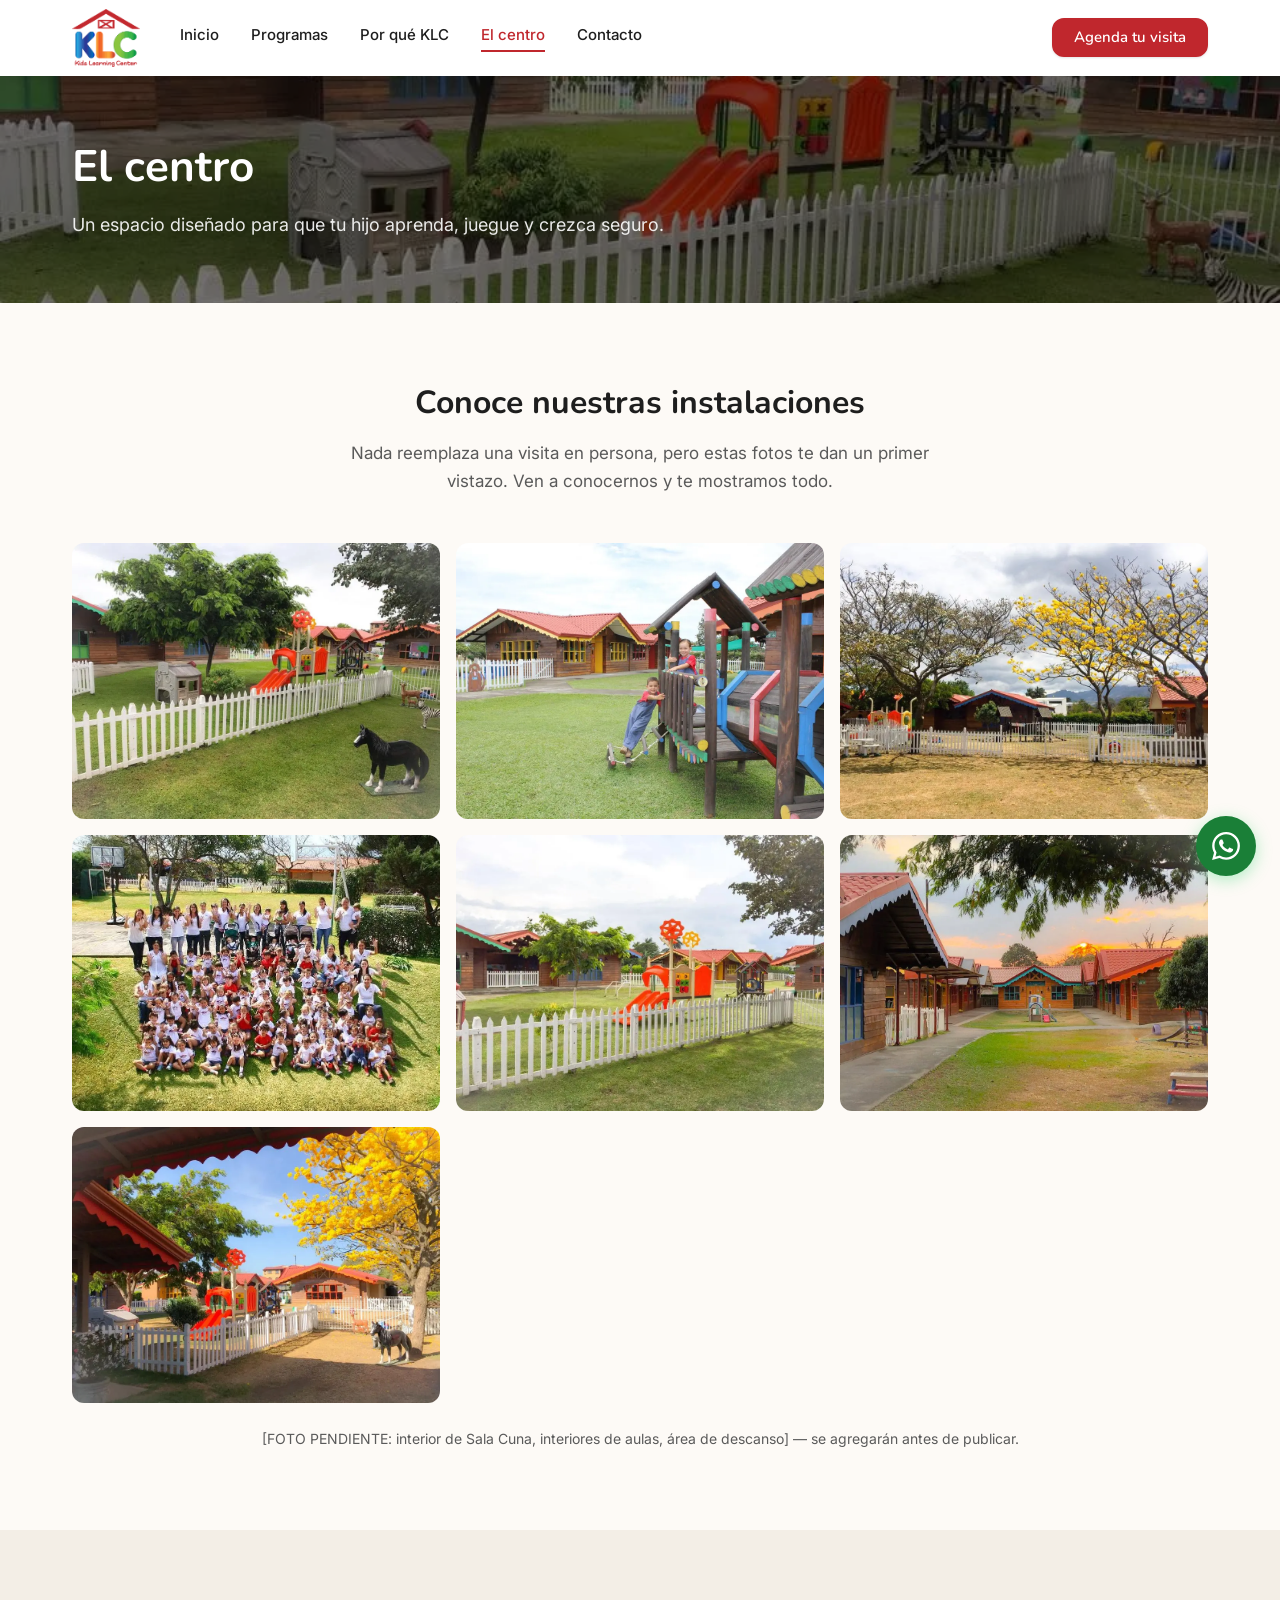
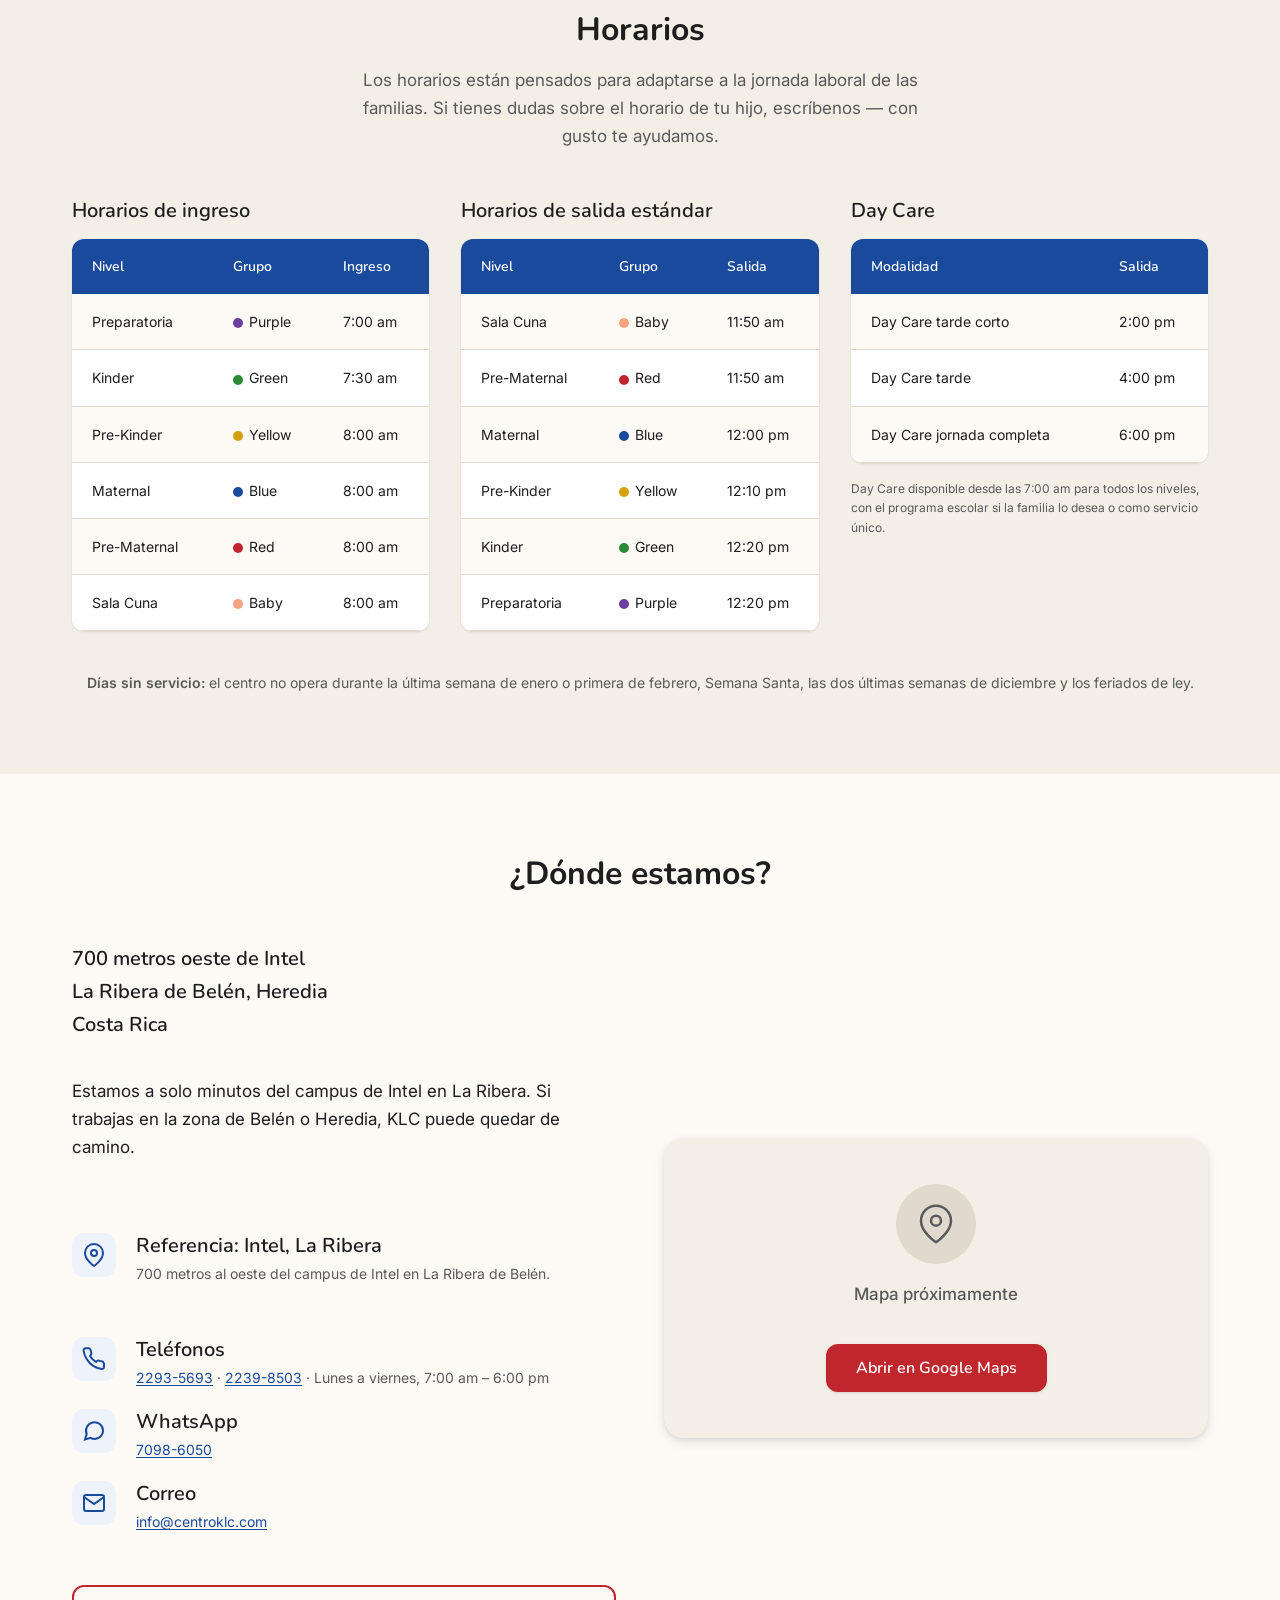
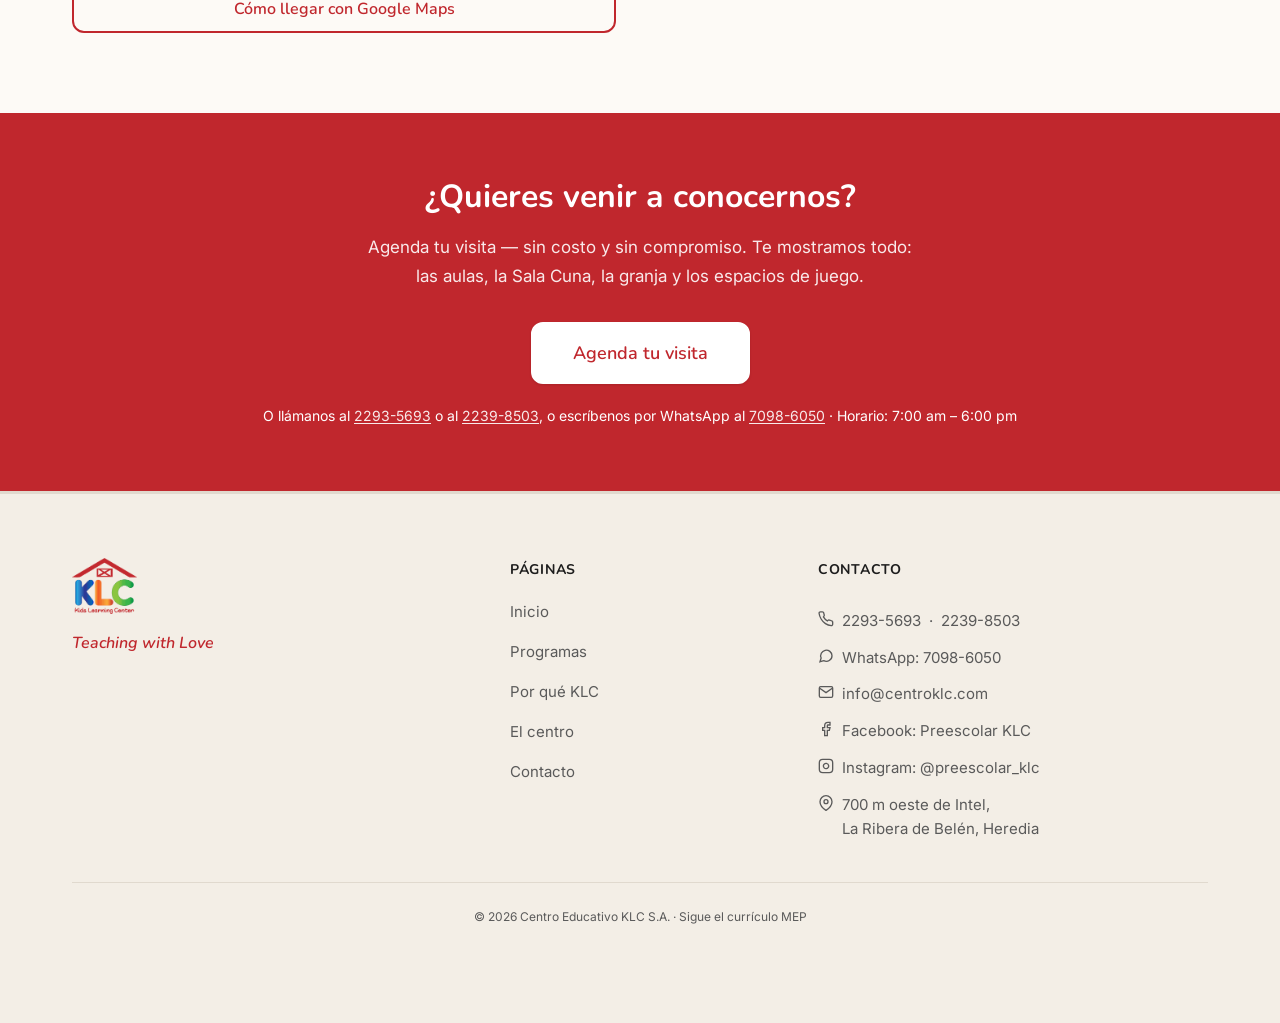
<file: el-centro.html>
<!DOCTYPE html>
<html lang="es">
<head>
  <meta charset="UTF-8" />
  <meta name="viewport" content="width=device-width, initial-scale=1.0" />

  <title>Instalaciones de Centro KLC — La Ribera, Heredia</title>
  <meta name="description" content="Conoce las instalaciones de Centro KLC: aulas bilingües, granja, patio de juegos y Sala Cuna. Ubicados a 700 m de Intel en La Ribera de Belén, Heredia." />
  <link rel="canonical" href="https://www.centroklc.com/el-centro" />

  <meta property="og:title"       content="Instalaciones de Centro KLC — La Ribera de Belén, Heredia" />
  <meta property="og:description" content="Aulas bilingües, granja con animales, patio de juegos y Sala Cuna. A 700 metros de Intel. Visítanos en La Ribera de Belén, Heredia." />
  <meta property="og:image"       content="https://www.centroklc.com/assets/og/og-el-centro.jpg" />
  <meta property="og:image:alt"   content="Fachada exterior de Centro KLC, La Ribera de Belén, Heredia" />
  <meta property="og:url"         content="https://www.centroklc.com/el-centro" />
  <meta property="og:type"        content="website" />
  <meta property="og:locale"      content="es_CR" />
  <meta property="og:site_name"   content="Centro KLC" />
  <meta property="og:image:width"  content="1200" />
  <meta property="og:image:height" content="630" />

  <!-- Twitter / X -->
  <meta name="twitter:card"        content="summary_large_image" />
  <meta name="twitter:title"       content="Instalaciones de Centro KLC — La Ribera de Belén, Heredia" />
  <meta name="twitter:description" content="Aulas bilingües, granja con animales, patio de juegos y Sala Cuna. A 700 metros de Intel. Visítanos en La Ribera de Belén, Heredia." />
  <meta name="twitter:image"       content="https://www.centroklc.com/assets/og/og-el-centro.jpg" />
  <meta name="twitter:image:alt"   content="Fachada exterior de Centro KLC, La Ribera de Belén, Heredia" />

  <!-- Íconos (rutas relativas: funcionan en cualquier subcarpeta) -->
  <link rel="icon" href="favicon.ico" sizes="any" />
  <link rel="icon" type="image/png" sizes="32x32" href="favicon-32.png" />
  <link rel="apple-touch-icon" href="apple-touch-icon.png" />

  <link rel="preconnect" href="https://fonts.googleapis.com" />
  <link rel="preconnect" href="https://fonts.gstatic.com" crossorigin />
  <link href="https://fonts.googleapis.com/css2?family=Nunito:wght@600;700;800&family=Inter:wght@400;500;600&display=swap" rel="stylesheet" />

  <link rel="stylesheet" href="css/tokens.css?v=20261124" />
  <link rel="stylesheet" href="css/main.css?v=20261124" />

  <script type="application/ld+json">
  {
    "@context": "https://schema.org",
    "@type": ["EducationalOrganization", "ChildCare"],
    "name": "Centro KLC — Kids Learning Center",
    "alternateName": "Centro KLC",
    "legalName": "Centro Educativo KLC S.A.",
    "description": "Preescolar privado en La Ribera de Belén, Heredia, Costa Rica. Sala Cuna desde los 3 meses y programa bilingüe desde Pre-Maternal hasta Preparatoria, con currículo MEP.",
    "url": "https://www.centroklc.com",
    "logo": "https://www.centroklc.com/img/logo-klc-transparente.png",
    "image": "https://www.centroklc.com/assets/og/og-inicio.jpg",
    "telephone": ["+50622935693", "+50622398503"],
    "email": "info@centroklc.com",
    "address": {
      "@type": "PostalAddress",
      "streetAddress": "700 metros oeste de Intel, La Ribera de Belén",
      "addressLocality": "Belén",
      "addressRegion": "Heredia",
      "addressCountry": "CR"
    },
    "openingHoursSpecification": [
      {
        "@type": "OpeningHoursSpecification",
        "dayOfWeek": ["Monday","Tuesday","Wednesday","Thursday","Friday"],
        "opens": "07:00",
        "closes": "18:00"
      }
    ],
    "sameAs": [
      "https://www.facebook.com/CentroKLC",
      "https://www.instagram.com/preescolar_klc"
    ],
    "foundingDate": "2005",
    "currenciesAccepted": "CRC",
    "paymentAccepted": "Transferencia bancaria, SINPE"
  }
  </script>

  <script type="application/ld+json">
  {
    "@context": "https://schema.org",
    "@type": "BreadcrumbList",
    "itemListElement": [
      { "@type": "ListItem", "position": 1, "name": "Inicio", "item": "https://www.centroklc.com/" },
      { "@type": "ListItem", "position": 2, "name": "El centro", "item": "https://www.centroklc.com/el-centro" }
    ]
  }
  </script>
</head>

<body>
  <a class="saltar-contenido" href="#contenido-principal">Saltar al contenido</a>

  <!-- HEADER -->
  <header class="header" role="banner">
    <div class="contenedor">
      <div class="header__inner">
        <a class="header__logo" href="index.html" aria-label="Centro KLC — Inicio">
          <img src="img/logo-klc-transparente.png" alt="Logo de Centro KLC — Kids Learning Center, preescolar bilingüe en La Ribera de Belén, Heredia" width="320" height="274" />
        </a>
        <nav class="header__nav" aria-label="Navegación principal">
          <a href="index.html">Inicio</a>
          <a href="programas.html">Programas</a>
          <a href="por-que-klc.html">Por qué KLC</a>
          <a href="el-centro.html" aria-current="page">El centro</a>
          <a href="contacto.html">Contacto</a>
        </nav>
        <div class="header__cta">
          <a href="https://wa.me/50670986050?text=Hola%2C%20quiero%20agendar%20una%20visita%20a%20Centro%20KLC"
             class="btn btn--primario btn--pequeno" target="_blank" rel="noopener noreferrer">
            Agenda tu visita
          </a>
        </div>
        <button class="header__hamburguesa" aria-label="Abrir menú" aria-expanded="false" aria-controls="nav-drawer">
          <span></span><span></span><span></span>
        </button>
      </div>
    </div>
  </header>

  <div class="nav-overlay" aria-hidden="true"></div>
  <nav id="nav-drawer" class="nav-drawer" aria-label="Menú móvil">
    <button class="nav-drawer__cerrar" aria-label="Cerrar menú">
      <svg width="24" height="24" viewBox="0 0 24 24" fill="none" stroke="currentColor" stroke-width="2" aria-hidden="true">
        <line x1="18" y1="6" x2="6" y2="18"></line><line x1="6" y1="6" x2="18" y2="18"></line>
      </svg>
    </button>
    <ul class="nav-drawer__lista">
      <li><a href="index.html">Inicio</a></li>
      <li><a href="programas.html">Programas</a></li>
      <li><a href="por-que-klc.html">Por qué KLC</a></li>
      <li><a href="el-centro.html">El centro</a></li>
      <li><a href="contacto.html">Contacto</a></li>
    </ul>
    <div class="nav-drawer__cta">
      <a href="https://wa.me/50670986050?text=Hola%2C%20quiero%20agendar%20una%20visita%20a%20Centro%20KLC"
         class="btn btn--primario"
         target="_blank" rel="noopener noreferrer">Agenda tu visita</a>
    </div>
  </nav>

  <!-- CONTENIDO PRINCIPAL -->
  <main id="contenido-principal">

    <!-- ENCABEZADO DE PÁGINA -->
    <div class="encabezado-pagina">
      <picture>
        <source srcset="img/fachada-exterior.webp" type="image/webp">
        <img class="encabezado-pagina__imagen"
             src="img/fachada-exterior.jpg"
             alt="Fachada exterior de Centro KLC, preescolar bilingüe en La Ribera de Belén, 700 metros oeste de Intel, Heredia"
             width="960" height="720"
             fetchpriority="high" loading="eager" />
      </picture>
      <div class="contenedor">
        <div class="encabezado-pagina__contenido">
          <h1 class="encabezado-pagina__titulo">El centro</h1>
          <p class="encabezado-pagina__subtitulo">
            Un espacio diseñado para que tu hijo aprenda, juegue y crezca seguro.
          </p>
        </div>
      </div>
    </div>

    <!-- SECCIÓN: GALERÍA DE INSTALACIONES -->
    <section class="seccion" id="instalaciones" aria-labelledby="galeria-titulo">
      <div class="contenedor">
        <div class="seccion__encabezado">
          <h2 class="seccion__titulo" id="galeria-titulo">Conoce nuestras instalaciones</h2>
          <p class="seccion__subtitulo">Nada reemplaza una visita en persona, pero estas fotos te dan un primer vistazo. Ven a conocernos y te mostramos todo.</p>
        </div>

        <ul class="galeria" role="list">
          <li>
            <figure>
              <a class="galeria__item" href="img/fachada-exterior.jpg" aria-label="Ver foto: Entrada principal de Centro KLC">
                <picture>
                  <source srcset="img/fachada-exterior.webp" type="image/webp">
                  <img src="img/fachada-exterior.jpg"
                       alt="Entrada principal de Centro KLC al atardecer, La Ribera de Belén, Heredia"
                       width="960" height="720"
                       loading="lazy" />
                </picture>
              </a>
            </figure>
          </li>
          <li>
            <figure>
              <a class="galeria__item" href="img/patio-juegos.jpg" aria-label="Ver foto: Área de juegos al aire libre">
                <picture>
                  <source srcset="img/patio-juegos.webp" type="image/webp">
                  <img src="img/patio-juegos.jpg"
                       alt="Área de juegos al aire libre de Centro KLC"
                       width="1200" height="800"
                       loading="lazy" />
                </picture>
              </a>
            </figure>
          </li>
          <li>
            <figure>
              <a class="galeria__item" href="img/granja-animales.jpg" aria-label="Ver foto: Granja de animales">
                <picture>
                  <source srcset="img/granja-animales.webp" type="image/webp">
                  <img src="img/granja-animales.jpg"
                       alt="Granja de animales de Centro KLC, donde los niños aprenden sobre la naturaleza"
                       width="960" height="698"
                       loading="lazy" />
                </picture>
              </a>
            </figure>
          </li>
          <li>
            <figure>
              <a class="galeria__item" href="img/ninos-jugando.jpg" aria-label="Ver foto: Niños en actividades">
                <picture>
                  <source srcset="img/ninos-jugando.webp" type="image/webp">
                  <img src="img/ninos-jugando.jpg"
                       alt="Niños de Centro KLC en actividades de aprendizaje"
                       width="1029" height="687"
                       loading="lazy" />
                </picture>
              </a>
            </figure>
          </li>
          <li>
            <figure>
              <a class="galeria__item" href="img/corteza-amarilla-1.jpg" aria-label="Ver foto: Área natural del centro">
                <picture>
                  <source srcset="img/corteza-amarilla-1.webp" type="image/webp">
                  <img src="img/corteza-amarilla-1.jpg"
                       alt="Detalle del jardín o área natural de Centro KLC"
                       width="960" height="720"
                       loading="lazy" />
                </picture>
              </a>
            </figure>
          </li>
          <li>
            <figure>
              <a class="galeria__item" href="img/corteza-amarilla-2.jpg" aria-label="Ver foto: Áreas verdes del centro">
                <picture>
                  <source srcset="img/corteza-amarilla-2.webp" type="image/webp">
                  <img src="img/corteza-amarilla-2.jpg"
                       alt="Área verde y natural de Centro KLC"
                       width="1024" height="768"
                       loading="lazy" />
                </picture>
              </a>
            </figure>
          </li>
          <li>
            <figure>
              <a class="galeria__item" href="img/centro-exterior-dia.jpg" aria-label="Ver foto: Vista exterior del centro">
                <picture>
                  <source srcset="img/centro-exterior-dia.webp" type="image/webp">
                  <img src="img/centro-exterior-dia.jpg"
                       alt="Vista exterior de Centro KLC, preescolar bilingüe en La Ribera de Belén, Heredia"
                       width="960" height="716"
                       loading="lazy" />
                </picture>
              </a>
            </figure>
          </li>
        </ul>

        <p class="nota-pendiente-galeria">
          [FOTO PENDIENTE: interior de Sala Cuna, interiores de aulas, área de descanso] — se agregarán antes de publicar.
        </p>
      </div>
    </section>

    <!-- SECCIÓN: HORARIOS -->
    <section class="seccion seccion--alt" id="horarios" aria-labelledby="horarios-titulo">
      <div class="contenedor">
        <div class="seccion__encabezado">
          <h2 class="seccion__titulo" id="horarios-titulo">Horarios</h2>
          <p class="seccion__subtitulo">Los horarios están pensados para adaptarse a la jornada laboral de las familias. Si tienes dudas sobre el horario de tu hijo, escríbenos — con gusto te ayudamos.</p>
        </div>

        <div class="grid-tarjetas grid-tarjetas--3 horarios-grid">
          <!-- Tabla de ingresos -->
          <div>
            <h3 class="horario-titulo">Horarios de ingreso</h3>
            <div class="tabla-wrap">
              <table>
                <caption class="sr-only">Horarios de ingreso por nivel</caption>
                <thead>
                  <tr><th scope="col">Nivel</th><th scope="col">Grupo</th><th scope="col">Ingreso</th></tr>
                </thead>
                <tbody>
                  <tr><td>Preparatoria</td><td><span class="nivel-badge" style="background:var(--color-farmer-purple)" aria-hidden="true"></span>Purple</td><td>7:00 am</td></tr>
                  <tr><td>Kinder</td><td><span class="nivel-badge" style="background:var(--color-farmer-green)" aria-hidden="true"></span>Green</td><td>7:30 am</td></tr>
                  <tr><td>Pre-Kinder</td><td><span class="nivel-badge" style="background:var(--color-farmer-yellow)" aria-hidden="true"></span>Yellow</td><td>8:00 am</td></tr>
                  <tr><td>Maternal</td><td><span class="nivel-badge" style="background:var(--color-farmer-blue)" aria-hidden="true"></span>Blue</td><td>8:00 am</td></tr>
                  <tr><td>Pre-Maternal</td><td><span class="nivel-badge" style="background:var(--color-farmer-red)" aria-hidden="true"></span>Red</td><td>8:00 am</td></tr>
                  <tr><td>Sala Cuna</td><td><span class="nivel-badge" style="background:var(--color-farmer-baby)" aria-hidden="true"></span>Baby</td><td>8:00 am</td></tr>
                </tbody>
              </table>
            </div>
          </div>

          <!-- Tabla de salidas -->
          <div>
            <h3 class="horario-titulo">Horarios de salida estándar</h3>
            <div class="tabla-wrap">
              <table>
                <caption class="sr-only">Horarios de salida estándar por nivel</caption>
                <thead>
                  <tr><th scope="col">Nivel</th><th scope="col">Grupo</th><th scope="col">Salida</th></tr>
                </thead>
                <tbody>
                  <tr><td>Sala Cuna</td><td><span class="nivel-badge" style="background:var(--color-farmer-baby)" aria-hidden="true"></span>Baby</td><td>11:50 am</td></tr>
                  <tr><td>Pre-Maternal</td><td><span class="nivel-badge" style="background:var(--color-farmer-red)" aria-hidden="true"></span>Red</td><td>11:50 am</td></tr>
                  <tr><td>Maternal</td><td><span class="nivel-badge" style="background:var(--color-farmer-blue)" aria-hidden="true"></span>Blue</td><td>12:00 pm</td></tr>
                  <tr><td>Pre-Kinder</td><td><span class="nivel-badge" style="background:var(--color-farmer-yellow)" aria-hidden="true"></span>Yellow</td><td>12:10 pm</td></tr>
                  <tr><td>Kinder</td><td><span class="nivel-badge" style="background:var(--color-farmer-green)" aria-hidden="true"></span>Green</td><td>12:20 pm</td></tr>
                  <tr><td>Preparatoria</td><td><span class="nivel-badge" style="background:var(--color-farmer-purple)" aria-hidden="true"></span>Purple</td><td>12:20 pm</td></tr>
                </tbody>
              </table>
            </div>
          </div>

          <!-- Day Care -->
          <div>
            <h3 class="horario-titulo">Day Care</h3>
            <div class="tabla-wrap">
              <table>
                <caption class="sr-only">Opciones de Day Care</caption>
                <thead>
                  <tr><th scope="col">Modalidad</th><th scope="col">Salida</th></tr>
                </thead>
                <tbody>
                  <tr><td>Day Care tarde corto</td><td>2:00 pm</td></tr>
                  <tr><td>Day Care tarde</td><td>4:00 pm</td></tr>
                  <tr><td>Day Care jornada completa</td><td>6:00 pm</td></tr>
                </tbody>
              </table>
            </div>
            <p class="daycare-nota">
              Day Care disponible desde las 7:00 am para todos los niveles, con el programa escolar si la familia lo desea o como servicio único.
            </p>
          </div>
        </div>

        <p style="font-size: var(--font-size-small); color: var(--color-texto-suave); text-align: center;">
          <strong>Días sin servicio:</strong> el centro no opera durante la última semana de enero o primera de febrero, Semana Santa, las dos últimas semanas de diciembre y los feriados de ley.
        </p>
      </div>
    </section>

    <!-- SECCIÓN: UBICACIÓN -->
    <section class="seccion" id="ubicacion" aria-labelledby="ubicacion-titulo">
      <div class="contenedor">
        <div class="seccion__encabezado">
          <h2 class="seccion__titulo" id="ubicacion-titulo">¿Dónde estamos?</h2>
        </div>

        <div class="seccion-dual">
          <div class="seccion-dual__contenido">
            <address style="font-style: normal;">
              <p style="font-size: 1.25rem; font-weight: var(--font-weight-semibold); font-family: var(--font-heading); margin-bottom: var(--space-4);">
                700 metros oeste de Intel<br>
                La Ribera de Belén, Heredia<br>
                Costa Rica
              </p>
            </address>

            <p>Estamos a solo minutos del campus de Intel en La Ribera. Si trabajas en la zona de Belén o Heredia, KLC puede quedar de camino.</p>

            <div class="garantia mt-8">
              <div class="garantia__icono">
                <svg viewBox="0 0 24 24" fill="none" stroke="currentColor" stroke-width="2" aria-hidden="true">
                  <path d="M21 10c0 7-9 13-9 13s-9-6-9-13a9 9 0 0 1 18 0z"/><circle cx="12" cy="10" r="3"/>
                </svg>
              </div>
              <div class="garantia__contenido">
                <h3 class="garantia__titulo">Referencia: Intel, La Ribera</h3>
                <p class="garantia__texto">700 metros al oeste del campus de Intel en La Ribera de Belén.</p>
              </div>
            </div>

            <div class="lista-garantias mt-8">
              <div class="garantia">
                <div class="garantia__icono">
                  <svg viewBox="0 0 24 24" fill="none" stroke="currentColor" stroke-width="2" aria-hidden="true">
                    <path d="M22 16.92v3a2 2 0 0 1-2.18 2 19.79 19.79 0 0 1-8.63-3.07A19.5 19.5 0 0 1 4.69 12 19.79 19.79 0 0 1 1.61 3.41 2 2 0 0 1 3.59 1.21h3a2 2 0 0 1 2 1.72 12.84 12.84 0 0 0 .7 2.81 2 2 0 0 1-.45 2.11L8.09 8.91a16 16 0 0 0 5.99 6l.82-.82a2 2 0 0 1 2.11-.45 12.84 12.84 0 0 0 2.81.7A2 2 0 0 1 21.73 16l.19.92z"/>
                  </svg>
                </div>
                <div class="garantia__contenido">
                  <h3 class="garantia__titulo">Teléfonos</h3>
                  <p class="garantia__texto"><a href="tel:+50622935693">2293-5693</a> · <a href="tel:+50622398503">2239-8503</a> · Lunes a viernes, 7:00 am – 6:00 pm</p>
                </div>
              </div>
              <div class="garantia">
                <div class="garantia__icono">
                  <svg viewBox="0 0 24 24" fill="none" stroke="currentColor" stroke-width="2" aria-hidden="true"><path d="M21 11.5a8.4 8.4 0 0 1-12.4 7.4L3 20.5l1.7-5.4A8.5 8.5 0 1 1 21 11.5z"/></svg>
                </div>
                <div class="garantia__contenido">
                  <h3 class="garantia__titulo">WhatsApp</h3>
                  <p class="garantia__texto"><a href="https://wa.me/50670986050" target="_blank" rel="noopener noreferrer">7098-6050</a></p>
                </div>
              </div>
              <div class="garantia">
                <div class="garantia__icono">
                  <svg viewBox="0 0 24 24" fill="none" stroke="currentColor" stroke-width="2" aria-hidden="true">
                    <path d="M4 4h16c1.1 0 2 .9 2 2v12c0 1.1-.9 2-2 2H4c-1.1 0-2-.9-2-2V6c0-1.1.9-2 2-2z"/><polyline points="22,6 12,13 2,6"/>
                  </svg>
                </div>
                <div class="garantia__contenido">
                  <h3 class="garantia__titulo">Correo</h3>
                  <p class="garantia__texto"><a href="mailto:info@centroklc.com">info@centroklc.com</a></p>
                </div>
              </div>
            </div>

            <!-- ← reemplaza este enlace con la URL real de Google Maps cuando el cliente la confirme -->
            <a href="https://maps.google.com/?q=700+metros+oeste+de+Intel+La+Ribera+Belen+Heredia+Costa+Rica"
               class="btn btn--secundario mt-8"
               target="_blank" rel="noopener noreferrer">
              Cómo llegar con Google Maps
            </a>
            <!-- [PENDIENTE: URL exacta de Google Maps del centro] -->
          </div>

          <!-- Mapa embebido -->
          <div>
            <div class="mapa-wrap">
              <!-- ← reemplaza este bloque con el iframe de Google Maps cuando el cliente confirme las coordenadas:
                   1. Busca "Centro KLC" en Google Maps
                   2. Clic en "Compartir" → "Insertar un mapa"
                   3. Copia el <iframe> y pégalo aquí en lugar del div.mapa-wrap__placeholder -->
              <div class="mapa-wrap__placeholder" aria-hidden="true">
                <svg width="40" height="40" viewBox="0 0 24 24" fill="none" stroke="currentColor" stroke-width="1.5" aria-hidden="true">
                  <path d="M21 10c0 7-9 13-9 13s-9-6-9-13a9 9 0 0 1 18 0z"/><circle cx="12" cy="10" r="3"/>
                </svg>
              </div>
              <p class="mapa-wrap__texto">Mapa próximamente</p>
              <a href="https://maps.google.com/?q=700+metros+oeste+de+Intel+La+Ribera+Belen+Heredia+Costa+Rica"
                 class="btn btn--primario"
                 target="_blank" rel="noopener noreferrer">
                Abrir en Google Maps
              </a>
            </div>
          </div>
        </div>
      </div>
    </section>

    <!-- CTA FINAL -->
    <section class="banda-cta" aria-labelledby="cta-centro-titulo">
      <div class="contenedor">
        <h2 class="banda-cta__titulo" id="cta-centro-titulo">¿Quieres venir a conocernos?</h2>
        <p class="banda-cta__texto">Agenda tu visita — sin costo y sin compromiso. Te mostramos todo: las aulas, la Sala Cuna, la granja y los espacios de juego.</p>
        <a href="https://wa.me/50670986050?text=Hola%2C%20quiero%20agendar%20una%20visita%20a%20Centro%20KLC"
           class="btn btn--primario btn--grande" target="_blank" rel="noopener noreferrer">
          Agenda tu visita
        </a>
        <p class="banda-cta__pie">O llámanos al <a href="tel:+50622935693" class="enlace-telefono-cta">2293-5693</a> o al <a href="tel:+50622398503" class="enlace-telefono-cta">2239-8503</a>, o escríbenos por WhatsApp al <a href="https://wa.me/50670986050" class="enlace-telefono-cta" target="_blank" rel="noopener noreferrer">7098-6050</a> · Horario: 7:00 am – 6:00 pm</p>
      </div>
    </section>

  </main>

  <!-- FOOTER -->
  <footer class="footer" role="contentinfo">
    <div class="contenedor">
      <div class="footer__grid">
        <div class="footer__marca">
          <img class="footer__logo" src="img/logo-klc-transparente.png" alt="Logo Centro KLC" width="320" height="274" loading="lazy" />
          <p class="footer__lema">Teaching with Love</p>
        </div>
        <nav aria-label="Navegación del pie de página">
          <p class="footer__col-titulo">Páginas</p>
          <ul class="footer__nav">
            <li><a href="index.html">Inicio</a></li>
            <li><a href="programas.html">Programas</a></li>
            <li><a href="por-que-klc.html">Por qué KLC</a></li>
            <li><a href="el-centro.html">El centro</a></li>
            <li><a href="contacto.html">Contacto</a></li>
          </ul>
        </nav>
        <address class="footer__contacto" style="font-style: normal;">
          <p class="footer__col-titulo">Contacto</p>
          <div class="footer__dato">
            <svg width="16" height="16" viewBox="0 0 24 24" fill="none" stroke="currentColor" stroke-width="2" aria-hidden="true"><path d="M22 16.92v3a2 2 0 0 1-2.18 2 19.79 19.79 0 0 1-8.63-3.07A19.5 19.5 0 0 1 4.69 12 19.79 19.79 0 0 1 1.61 3.41 2 2 0 0 1 3.59 1.21h3a2 2 0 0 1 2 1.72 12.84 12.84 0 0 0 .7 2.81 2 2 0 0 1-.45 2.11L8.09 8.91a16 16 0 0 0 5.99 6l.82-.82a2 2 0 0 1 2.11-.45 12.84 12.84 0 0 0 2.81.7A2 2 0 0 1 21.73 16l.19.92z"/></svg>
            <a href="tel:+50622935693">2293-5693</a> · <a href="tel:+50622398503">2239-8503</a>
          </div>
          <div class="footer__dato">
            <svg width="16" height="16" viewBox="0 0 24 24" fill="none" stroke="currentColor" stroke-width="2" aria-hidden="true"><path d="M21 11.5a8.4 8.4 0 0 1-12.4 7.4L3 20.5l1.7-5.4A8.5 8.5 0 1 1 21 11.5z"/></svg>
            <a href="https://wa.me/50670986050" target="_blank" rel="noopener noreferrer">WhatsApp: 7098-6050</a>
          </div>
          <div class="footer__dato">
            <svg width="16" height="16" viewBox="0 0 24 24" fill="none" stroke="currentColor" stroke-width="2" aria-hidden="true"><path d="M4 4h16c1.1 0 2 .9 2 2v12c0 1.1-.9 2-2 2H4c-1.1 0-2-.9-2-2V6c0-1.1.9-2 2-2z"/><polyline points="22,6 12,13 2,6"/></svg>
            <a href="mailto:info@centroklc.com">info@centroklc.com</a>
          </div>
          <div class="footer__dato">
            <svg width="16" height="16" viewBox="0 0 24 24" fill="none" stroke="currentColor" stroke-width="2" aria-hidden="true"><path d="M18 2h-3a5 5 0 0 0-5 5v3H7v4h3v8h4v-8h3l1-4h-4V7a1 1 0 0 1 1-1h3z"/></svg>
            <a href="https://www.facebook.com/CentroKLC" target="_blank" rel="noopener noreferrer">Facebook: Preescolar KLC</a>
          </div>
          <div class="footer__dato">
            <svg width="16" height="16" viewBox="0 0 24 24" fill="none" stroke="currentColor" stroke-width="2" aria-hidden="true"><rect x="2" y="2" width="20" height="20" rx="5" ry="5"/><path d="M16 11.37A4 4 0 1 1 12.63 8 4 4 0 0 1 16 11.37z"/><line x1="17.5" y1="6.5" x2="17.51" y2="6.5"/></svg>
            <!-- Instagram: por verificar que el enlace abra el perfil correcto -->
            <a href="https://www.instagram.com/preescolar_klc" target="_blank" rel="noopener noreferrer">Instagram: @preescolar_klc</a>
          </div>
          <div class="footer__dato">
            <svg width="16" height="16" viewBox="0 0 24 24" fill="none" stroke="currentColor" stroke-width="2" aria-hidden="true"><path d="M21 10c0 7-9 13-9 13s-9-6-9-13a9 9 0 0 1 18 0z"/><circle cx="12" cy="10" r="3"/></svg>
            <span>700 m oeste de Intel,<br>La Ribera de Belén, Heredia</span>
          </div>
        </address>
      </div>
      <div class="footer__barra">
        <p>© 2026 Centro Educativo KLC S.A. · Sigue el currículo MEP</p>
      </div>
    </div>
  </footer>

  <a href="https://wa.me/50670986050?text=Hola%2C%20quiero%20agendar%20una%20visita%20a%20Centro%20KLC"
     class="whatsapp-flotante" target="_blank" rel="noopener noreferrer"
     aria-label="Agenda tu visita por WhatsApp">
    <svg class="whatsapp-flotante__icono" viewBox="0 0 24 24" fill="currentColor" aria-hidden="true">
      <path d="M17.472 14.382c-.297-.149-1.758-.867-2.03-.967-.273-.099-.471-.148-.67.15-.197.297-.767.966-.94 1.164-.173.199-.347.223-.644.075-.297-.15-1.255-.463-2.39-1.475-.883-.788-1.48-1.761-1.653-2.059-.173-.297-.018-.458.13-.606.134-.133.298-.347.446-.52.149-.174.198-.298.298-.497.099-.198.05-.371-.025-.52-.075-.149-.669-1.612-.916-2.207-.242-.579-.487-.5-.669-.51-.173-.008-.371-.01-.57-.01-.198 0-.52.074-.792.372-.272.297-1.04 1.016-1.04 2.479 0 1.462 1.065 2.875 1.213 3.074.149.198 2.096 3.2 5.077 4.487.709.306 1.262.489 1.694.625.712.227 1.36.195 1.871.118.571-.085 1.758-.719 2.006-1.413.248-.694.248-1.289.173-1.413-.074-.124-.272-.198-.57-.347m-5.421 7.403h-.004a9.87 9.87 0 0 1-5.031-1.378l-.361-.214-3.741.982.998-3.648-.235-.374a9.86 9.86 0 0 1-1.51-5.26c.001-5.45 4.436-9.884 9.888-9.884 2.64 0 5.122 1.03 6.988 2.898a9.825 9.825 0 0 1 2.893 6.994c-.003 5.45-4.437 9.884-9.885 9.884m8.413-18.297A11.815 11.815 0 0 0 12.05 0C5.495 0 .16 5.335.157 11.892c0 2.096.547 4.142 1.588 5.945L.057 24l6.305-1.654a11.882 11.882 0 0 0 5.683 1.448h.005c6.554 0 11.89-5.335 11.893-11.893a11.821 11.821 0 0 0-3.48-8.413z"/>
    </svg>
    <span class="whatsapp-flotante__texto">Escríbenos</span>
  </a>

  <!-- LIGHTBOX -->
  <div class="lightbox" id="lightbox" role="dialog" aria-modal="true" aria-label="Galería de fotos" hidden>
    <button class="lightbox__cerrar" id="lightbox-cerrar" aria-label="Cerrar galería">
      <svg viewBox="0 0 24 24" fill="none" stroke="currentColor" stroke-width="2.5" width="28" height="28" aria-hidden="true"><line x1="18" y1="6" x2="6" y2="18"/><line x1="6" y1="6" x2="18" y2="18"/></svg>
    </button>
    <button class="lightbox__nav lightbox__nav--anterior" id="lightbox-anterior" aria-label="Foto anterior">
      <svg viewBox="0 0 24 24" fill="none" stroke="currentColor" stroke-width="2.5" width="32" height="32" aria-hidden="true"><polyline points="15 18 9 12 15 6"/></svg>
    </button>
    <div class="lightbox__contenido">
      <img class="lightbox__img" id="lightbox-img" alt="" /> <!-- el src se asigna al abrir la galería -->
    </div>
    <button class="lightbox__nav lightbox__nav--siguiente" id="lightbox-siguiente" aria-label="Foto siguiente">
      <svg viewBox="0 0 24 24" fill="none" stroke="currentColor" stroke-width="2.5" width="32" height="32" aria-hidden="true"><polyline points="9 18 15 12 9 6"/></svg>
    </button>
    <div class="lightbox__contador" id="lightbox-contador"></div>
  </div>

  <script src="js/main.js?v=20261124"></script>
  <script>
  (function () {
    var lightbox   = document.getElementById('lightbox');
    var img        = document.getElementById('lightbox-img');
    var contador   = document.getElementById('lightbox-contador');
    var btnCerrar  = document.getElementById('lightbox-cerrar');
    var btnAnterior= document.getElementById('lightbox-anterior');
    var btnSiguiente = document.getElementById('lightbox-siguiente');
    var items      = Array.from(document.querySelectorAll('.galeria__item'));
    var indice     = 0;
    var liberarFoco = null;

    function mostrar(i) {
      indice = (i + items.length) % items.length;
      var item   = items[indice];
      var imgEl  = item.querySelector('img');
      img.src    = item.getAttribute('href');
      img.alt    = imgEl ? imgEl.alt : '';
      contador.textContent = (indice + 1) + ' / ' + items.length;
    }

    function abrir(i) {
      mostrar(i);
      lightbox.hidden = false;
      document.body.style.overflow = 'hidden';
      // Trampa de foco: el resto de la página queda inactivo y Tab gira dentro de la galería
      liberarFoco = window.KLC.atraparFoco(lightbox, items[i]);
      btnCerrar.focus();
    }

    function cerrar() {
      lightbox.hidden = true;
      document.body.style.overflow = '';
      img.removeAttribute('src');
      // Quita la trampa y devuelve el foco a la miniatura de la foto que se estaba viendo
      if (liberarFoco) { liberarFoco(); liberarFoco = null; }
      if (items[indice]) items[indice].focus();
    }

    items.forEach(function (item, i) {
      item.addEventListener('click', function (e) { e.preventDefault(); abrir(i); });
    });

    btnCerrar.addEventListener('click', cerrar);
    btnAnterior.addEventListener('click', function () { mostrar(indice - 1); });
    btnSiguiente.addEventListener('click', function () { mostrar(indice + 1); });
    lightbox.addEventListener('click', function (e) { if (e.target === lightbox) cerrar(); });

    document.addEventListener('keydown', function (e) {
      if (lightbox.hidden) return;
      if (e.key === 'Escape')     cerrar();
      if (e.key === 'ArrowLeft')  mostrar(indice - 1);
      if (e.key === 'ArrowRight') mostrar(indice + 1);
    });
  })();
  </script>
</body>
</html>
</file>
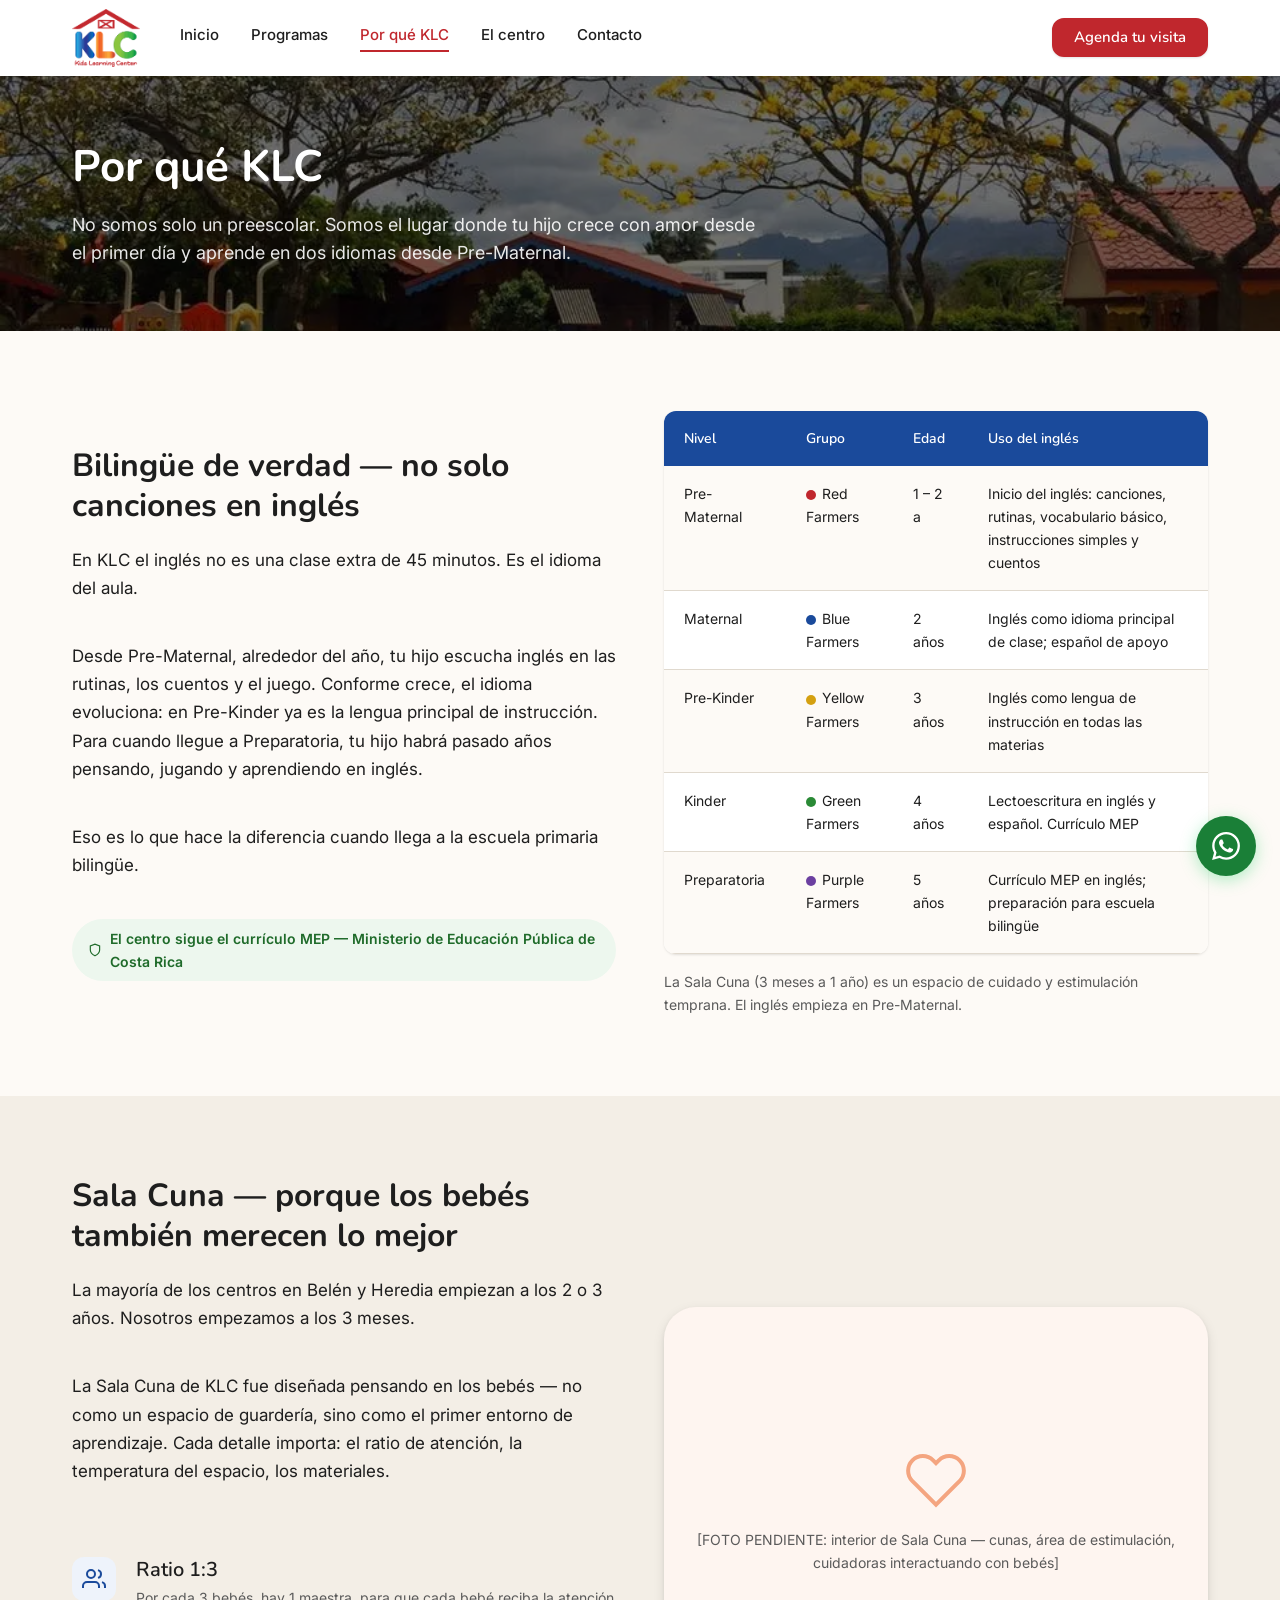
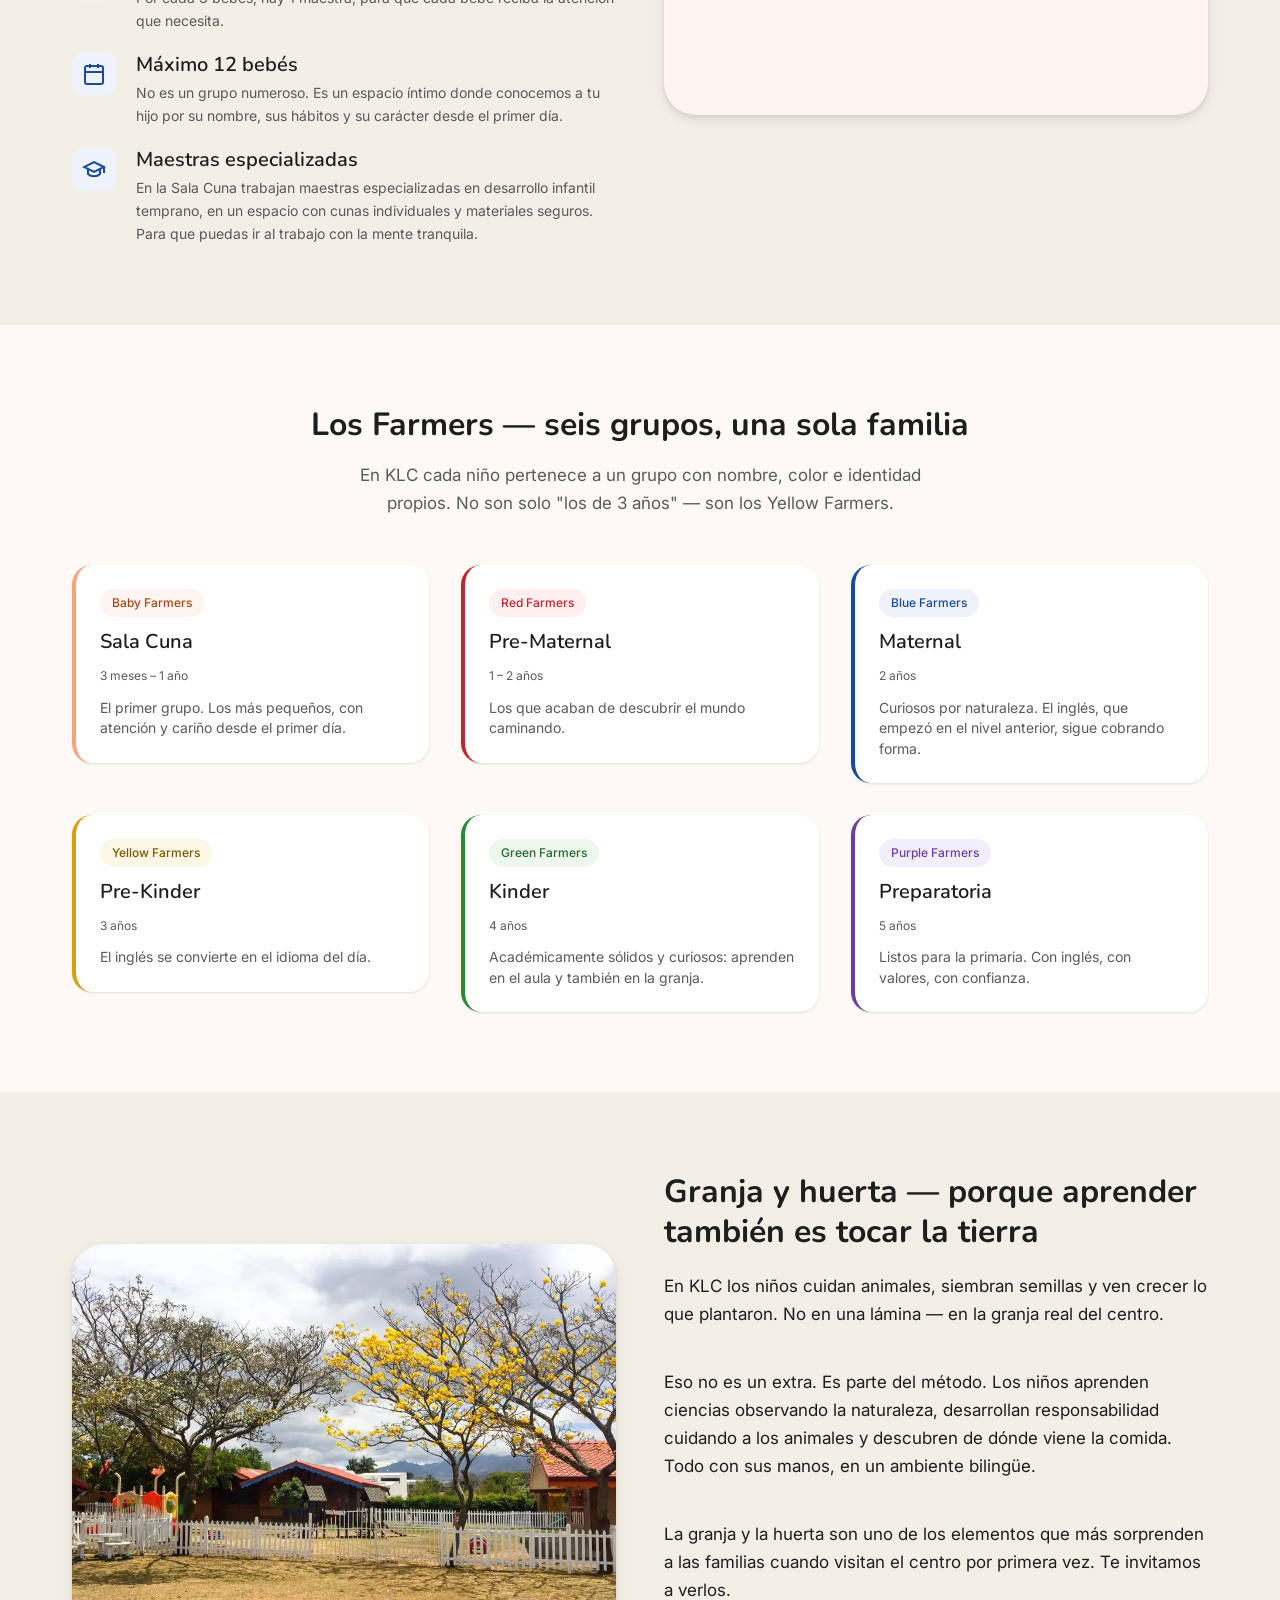
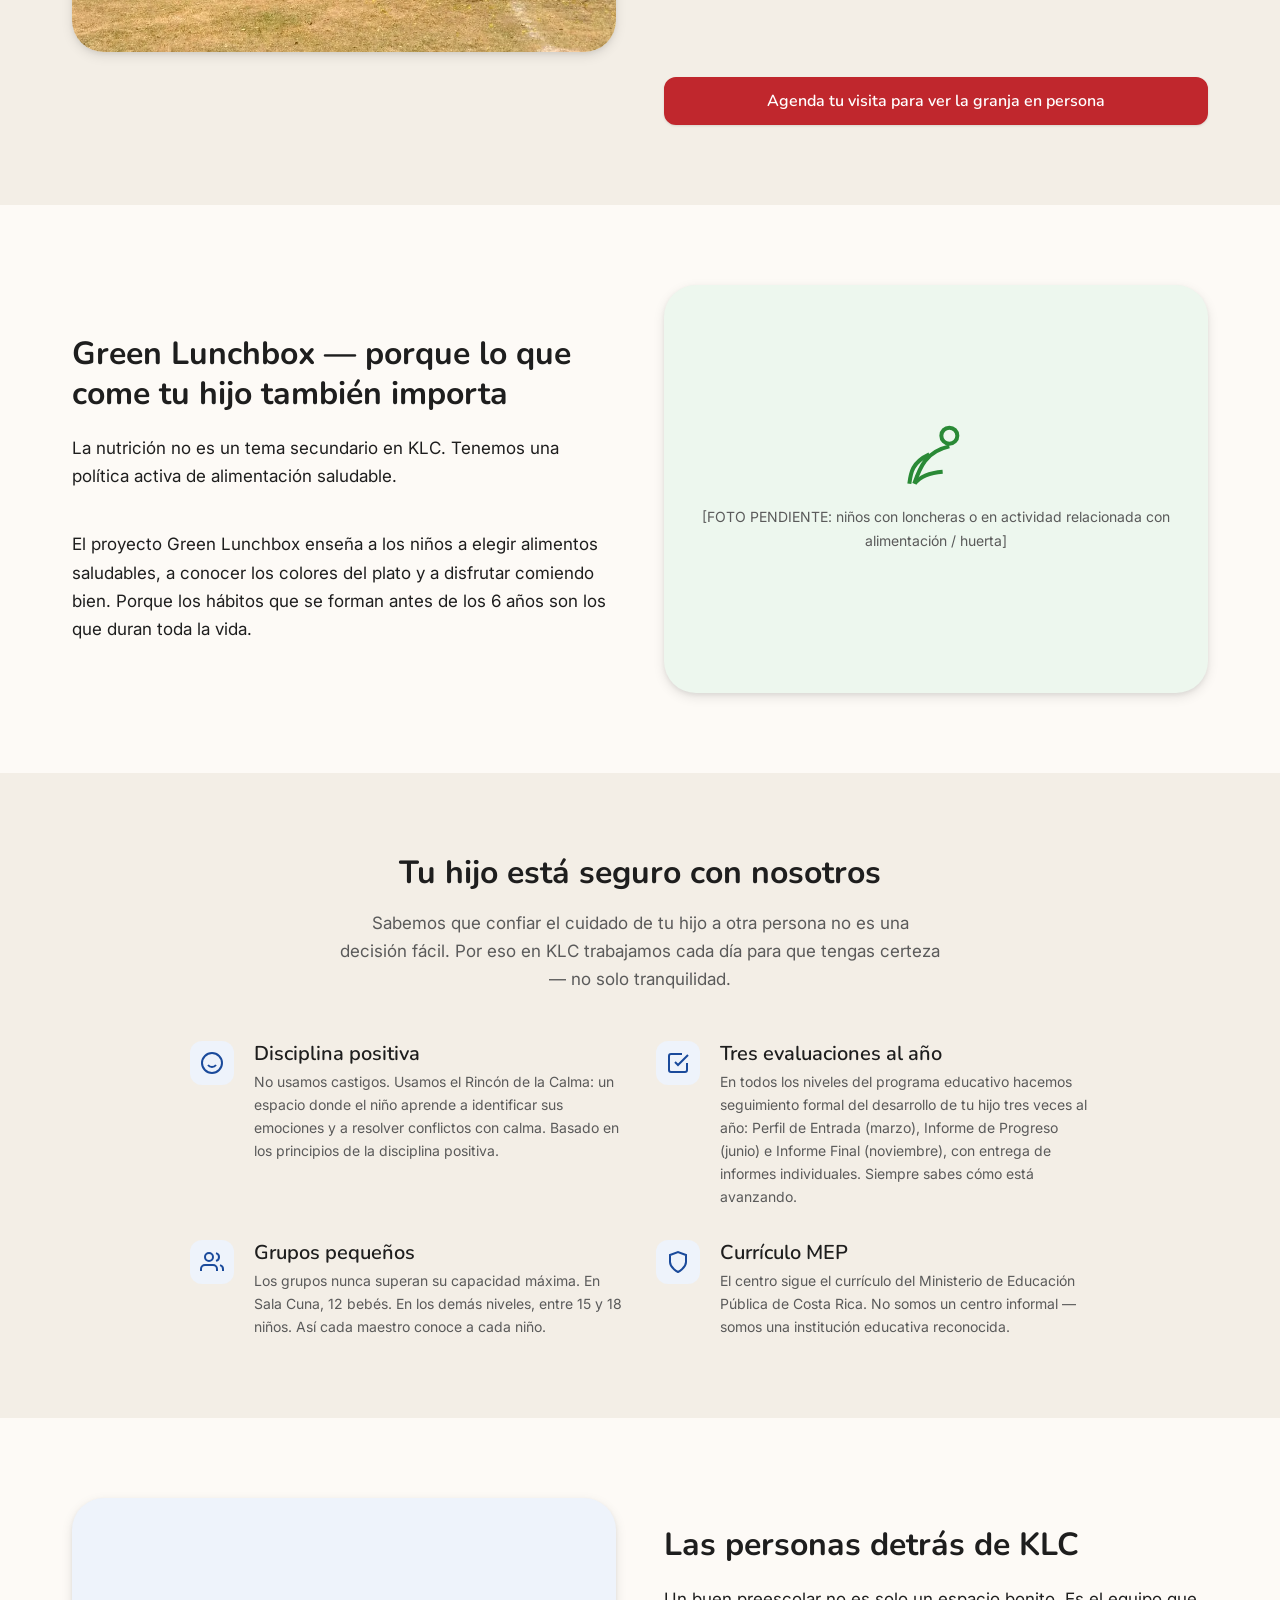
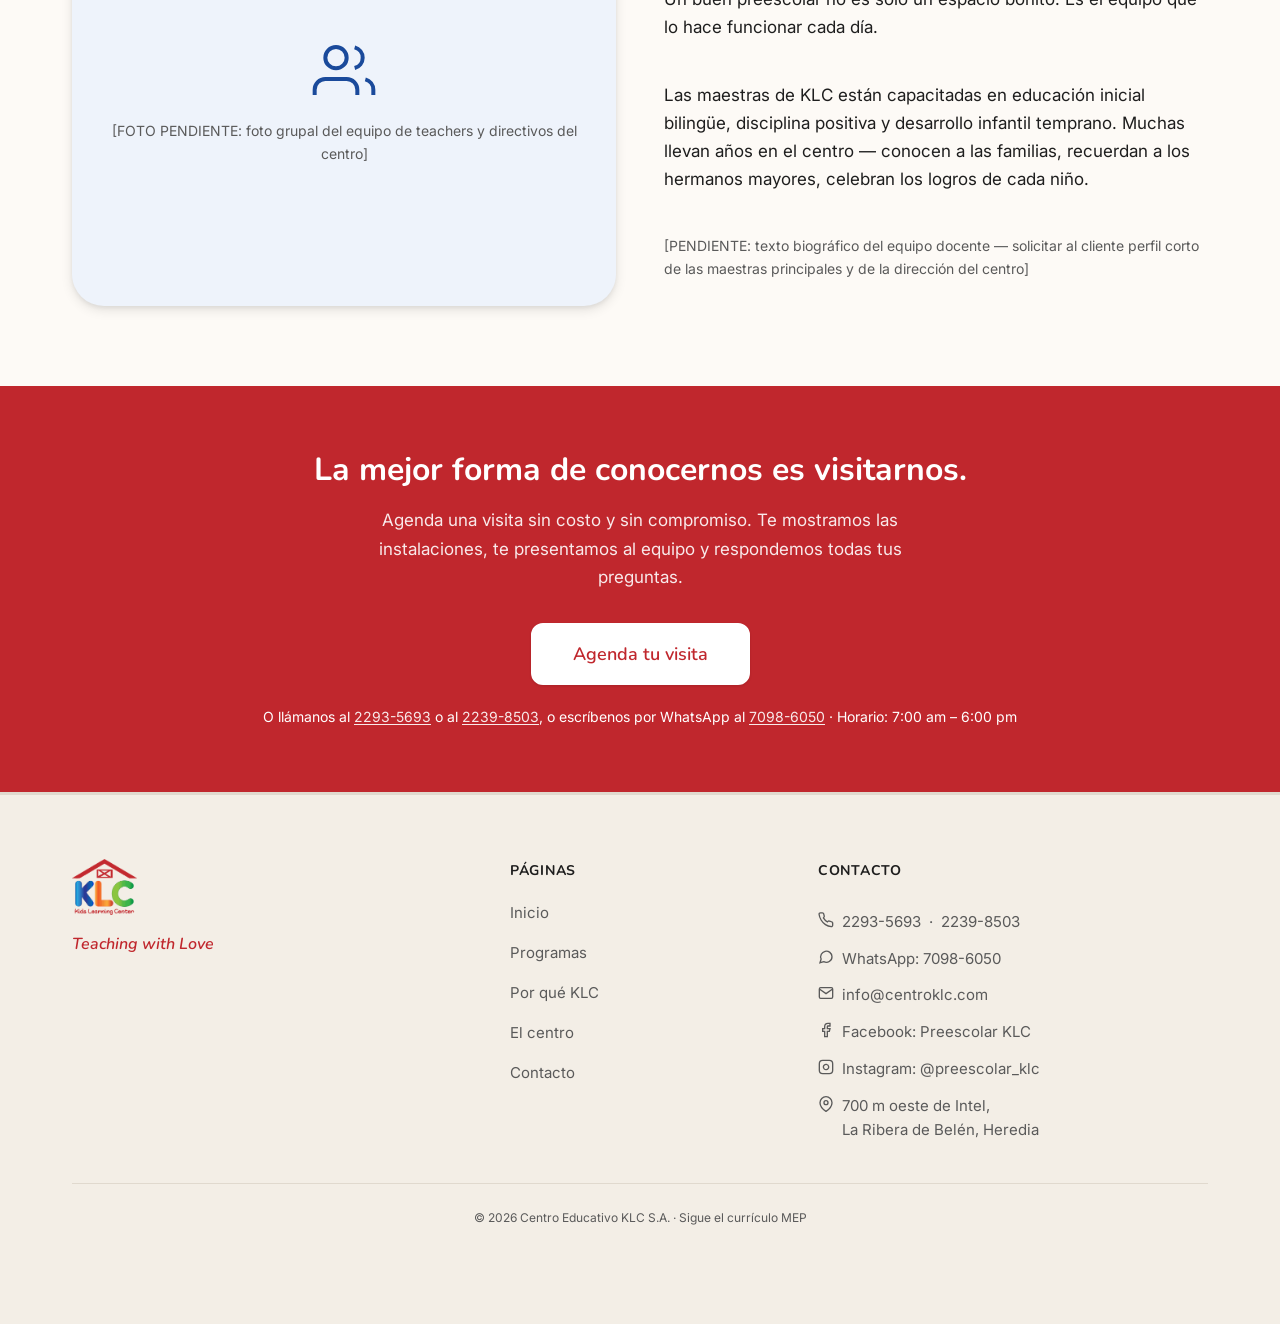
<file: por-que-klc.html>
<!DOCTYPE html>
<html lang="es">
<head>
  <meta charset="UTF-8" />
  <meta name="viewport" content="width=device-width, initial-scale=1.0" />

  <title>Por qué elegir Centro KLC — Belén, Heredia</title>
  <meta name="description" content="Sala Cuna desde los 3 meses, programa bilingüe desde Pre-Maternal, granja y Green Lunchbox. Conoce qué hace diferente a Centro KLC en La Ribera de Belén." />
  <link rel="canonical" href="https://www.centroklc.com/por-que-klc" />

  <meta property="og:title"       content="Por qué Centro KLC — Preescolar bilingüe en Belén" />
  <meta property="og:description" content="Sala Cuna desde 3 meses, inglés real desde Pre-Maternal, granja y Green Lunchbox. Conoce los diferenciadores de KLC en La Ribera de Belén, Heredia." />
  <meta property="og:image"       content="https://www.centroklc.com/assets/og/og-por-que-klc.jpg" />
  <meta property="og:image:alt"   content="Niños de Centro KLC aprendiendo en la granja al aire libre" />
  <meta property="og:url"         content="https://www.centroklc.com/por-que-klc" />
  <meta property="og:type"        content="website" />
  <meta property="og:locale"      content="es_CR" />
  <meta property="og:site_name"   content="Centro KLC" />
  <meta property="og:image:width"  content="1200" />
  <meta property="og:image:height" content="630" />

  <!-- Twitter / X -->
  <meta name="twitter:card"        content="summary_large_image" />
  <meta name="twitter:title"       content="Por qué Centro KLC — Preescolar bilingüe en Belén" />
  <meta name="twitter:description" content="Sala Cuna desde 3 meses, inglés real desde Pre-Maternal, granja y Green Lunchbox. Conoce los diferenciadores de KLC en La Ribera de Belén, Heredia." />
  <meta name="twitter:image"       content="https://www.centroklc.com/assets/og/og-por-que-klc.jpg" />
  <meta name="twitter:image:alt"   content="Niños de Centro KLC aprendiendo en la granja al aire libre" />

  <!-- Íconos (rutas relativas: funcionan en cualquier subcarpeta) -->
  <link rel="icon" href="favicon.ico" sizes="any" />
  <link rel="icon" type="image/png" sizes="32x32" href="favicon-32.png" />
  <link rel="apple-touch-icon" href="apple-touch-icon.png" />

  <link rel="preconnect" href="https://fonts.googleapis.com" />
  <link rel="preconnect" href="https://fonts.gstatic.com" crossorigin />
  <link href="https://fonts.googleapis.com/css2?family=Nunito:wght@600;700;800&family=Inter:wght@400;500;600&display=swap" rel="stylesheet" />

  <link rel="stylesheet" href="css/tokens.css?v=20261124" />
  <link rel="stylesheet" href="css/main.css?v=20261124" />

  <script type="application/ld+json">
  {
    "@context": "https://schema.org",
    "@type": ["EducationalOrganization", "ChildCare"],
    "name": "Centro KLC — Kids Learning Center",
    "alternateName": "Centro KLC",
    "legalName": "Centro Educativo KLC S.A.",
    "description": "Preescolar privado en La Ribera de Belén, Heredia, Costa Rica. Sala Cuna desde los 3 meses y programa bilingüe desde Pre-Maternal hasta Preparatoria, con currículo MEP.",
    "url": "https://www.centroklc.com",
    "logo": "https://www.centroklc.com/img/logo-klc-transparente.png",
    "image": "https://www.centroklc.com/assets/og/og-inicio.jpg",
    "telephone": ["+50622935693", "+50622398503"],
    "email": "info@centroklc.com",
    "address": {
      "@type": "PostalAddress",
      "streetAddress": "700 metros oeste de Intel, La Ribera de Belén",
      "addressLocality": "Belén",
      "addressRegion": "Heredia",
      "addressCountry": "CR"
    },
    "openingHoursSpecification": [
      {
        "@type": "OpeningHoursSpecification",
        "dayOfWeek": ["Monday","Tuesday","Wednesday","Thursday","Friday"],
        "opens": "07:00",
        "closes": "18:00"
      }
    ],
    "sameAs": [
      "https://www.facebook.com/CentroKLC",
      "https://www.instagram.com/preescolar_klc"
    ],
    "foundingDate": "2005",
    "currenciesAccepted": "CRC",
    "paymentAccepted": "Transferencia bancaria, SINPE"
  }
  </script>

  <script type="application/ld+json">
  {
    "@context": "https://schema.org",
    "@type": "BreadcrumbList",
    "itemListElement": [
      { "@type": "ListItem", "position": 1, "name": "Inicio", "item": "https://www.centroklc.com/" },
      { "@type": "ListItem", "position": 2, "name": "Por qué KLC", "item": "https://www.centroklc.com/por-que-klc" }
    ]
  }
  </script>

  <script type="application/ld+json">
  {
    "@context": "https://schema.org",
    "@type": "FAQPage",
    "mainEntity": [
      {
        "@type": "Question",
        "name": "¿Desde qué edad recibe Centro KLC?",
        "acceptedAnswer": {
          "@type": "Answer",
          "text": "Centro KLC recibe bebés desde los 3 meses en nuestra Sala Cuna (Baby Farmers). Atendemos desde los 3 meses hasta los 5 años (Preparatoria). El programa bilingüe empieza en Pre-Maternal."
        }
      },
      {
        "@type": "Question",
        "name": "¿Centro KLC sigue el currículo del MEP?",
        "acceptedAnswer": {
          "@type": "Answer",
          "text": "Sí. Centro KLC sigue el currículo del Ministerio de Educación Pública de Costa Rica (MEP)."
        }
      },
      {
        "@type": "Question",
        "name": "¿En qué zona está ubicado Centro KLC?",
        "acceptedAnswer": {
          "@type": "Answer",
          "text": "Estamos ubicados a 700 metros oeste de Intel, en La Ribera de Belén, Heredia, Costa Rica."
        }
      },
      {
        "@type": "Question",
        "name": "¿Ofrecen Day Care o cuidado extendido?",
        "acceptedAnswer": {
          "@type": "Answer",
          "text": "Sí. Ofrecemos Day Care para todos los niveles con opciones de salida a las 2:00 pm, 4:00 pm o 6:00 pm. El Day Care funciona desde las 7:00 am; puede incluir el programa escolar si la familia lo desea o contratarse solo."
        }
      },
      {
        "@type": "Question",
        "name": "¿El programa de Centro KLC es realmente bilingüe?",
        "acceptedAnswer": {
          "@type": "Answer",
          "text": "Sí. El programa bilingüe empieza en Pre-Maternal, alrededor del año, y avanza por nivel: en Maternal el inglés ya es parte del día y en Pre-Kinder (3 años) es el idioma principal del aula. La Sala Cuna (3 meses a 1 año) es en español. El centro sigue el currículo MEP."
        }
      },
      {
        "@type": "Question",
        "name": "¿Cómo puedo agendar una visita a Centro KLC?",
        "acceptedAnswer": {
          "@type": "Answer",
          "text": "Puedes agendar una visita por WhatsApp, llamando al 2293-5693 o al 2239-8503, escribiendo por WhatsApp al 7098-6050 o a info@centroklc.com. Las visitas son sin costo y sin compromiso."
        }
      },
      {
        "@type": "Question",
        "name": "¿Cuántos niños hay por maestra en la Sala Cuna?",
        "acceptedAnswer": {
          "@type": "Answer",
          "text": "En la Sala Cuna (Baby Farmers) hay un máximo de 12 bebés con un ratio de 1 maestra por cada 3 bebés."
        }
      }
    ]
  }
  </script>
</head>

<body>
  <a class="saltar-contenido" href="#contenido-principal">Saltar al contenido</a>

  <!-- HEADER -->
  <header class="header" role="banner">
    <div class="contenedor">
      <div class="header__inner">
        <a class="header__logo" href="index.html" aria-label="Centro KLC — Inicio">
          <img src="img/logo-klc-transparente.png" alt="Logo de Centro KLC — Kids Learning Center, preescolar bilingüe en La Ribera de Belén, Heredia" width="320" height="274" />
        </a>
        <nav class="header__nav" aria-label="Navegación principal">
          <a href="index.html">Inicio</a>
          <a href="programas.html">Programas</a>
          <a href="por-que-klc.html" aria-current="page">Por qué KLC</a>
          <a href="el-centro.html">El centro</a>
          <a href="contacto.html">Contacto</a>
        </nav>
        <div class="header__cta">
          <a href="https://wa.me/50670986050?text=Hola%2C%20quiero%20agendar%20una%20visita%20a%20Centro%20KLC"
             class="btn btn--primario btn--pequeno" target="_blank" rel="noopener noreferrer">
            Agenda tu visita
          </a>
        </div>
        <button class="header__hamburguesa" aria-label="Abrir menú" aria-expanded="false" aria-controls="nav-drawer">
          <span></span><span></span><span></span>
        </button>
      </div>
    </div>
  </header>

  <div class="nav-overlay" aria-hidden="true"></div>
  <nav id="nav-drawer" class="nav-drawer" aria-label="Menú móvil">
    <button class="nav-drawer__cerrar" aria-label="Cerrar menú">
      <svg width="24" height="24" viewBox="0 0 24 24" fill="none" stroke="currentColor" stroke-width="2" aria-hidden="true">
        <line x1="18" y1="6" x2="6" y2="18"></line><line x1="6" y1="6" x2="18" y2="18"></line>
      </svg>
    </button>
    <ul class="nav-drawer__lista">
      <li><a href="index.html">Inicio</a></li>
      <li><a href="programas.html">Programas</a></li>
      <li><a href="por-que-klc.html">Por qué KLC</a></li>
      <li><a href="el-centro.html">El centro</a></li>
      <li><a href="contacto.html">Contacto</a></li>
    </ul>
    <div class="nav-drawer__cta">
      <a href="https://wa.me/50670986050?text=Hola%2C%20quiero%20agendar%20una%20visita%20a%20Centro%20KLC"
         class="btn btn--primario"
         target="_blank" rel="noopener noreferrer">Agenda tu visita</a>
    </div>
  </nav>

  <!-- CONTENIDO PRINCIPAL -->
  <main id="contenido-principal">

    <!-- ENCABEZADO DE PÁGINA -->
    <div class="encabezado-pagina">
      <picture>
        <source srcset="img/granja-animales.webp" type="image/webp">
        <img class="encabezado-pagina__imagen"
             src="img/granja-animales.jpg"
             alt="Niños de Centro KLC aprendiendo en la granja al aire libre, La Ribera de Belén, Heredia"
             width="960" height="698"
             fetchpriority="high" loading="eager" />
      </picture>
      <div class="contenedor">
        <div class="encabezado-pagina__contenido">
          <h1 class="encabezado-pagina__titulo">Por qué KLC</h1>
          <p class="encabezado-pagina__subtitulo">
            No somos solo un preescolar. Somos el lugar donde tu hijo crece con amor desde el primer día y aprende en dos idiomas desde Pre-Maternal.
          </p>
        </div>
      </div>
    </div>

    <!-- SECCIÓN: BILINGÜE DE VERDAD -->
    <section class="seccion" id="bilingue" aria-labelledby="bilingue-titulo">
      <div class="contenedor">
        <div class="seccion-dual">
          <div class="seccion-dual__contenido">
            <h2 id="bilingue-titulo">Bilingüe de verdad — no solo canciones en inglés</h2>
            <p>En KLC el inglés no es una clase extra de 45 minutos. Es el idioma del aula.</p>
            <p>Desde Pre-Maternal, alrededor del año, tu hijo escucha inglés en las rutinas, los cuentos y el juego. Conforme crece, el idioma evoluciona: en Pre-Kinder ya es la lengua principal de instrucción. Para cuando llegue a Preparatoria, tu hijo habrá pasado años pensando, jugando y aprendiendo en inglés.</p>
            <p>Eso es lo que hace la diferencia cuando llega a la escuela primaria bilingüe.</p>
            <span class="seccion-dual__sello">
              <svg width="16" height="16" viewBox="0 0 24 24" fill="none" stroke="currentColor" stroke-width="2" aria-hidden="true">
                <path d="M12 22s8-4 8-10V5l-8-3-8 3v7c0 6 8 10 8 10z"/>
              </svg>
              El centro sigue el currículo MEP — Ministerio de Educación Pública de Costa Rica
            </span>
          </div>
          <div>
            <div class="tabla-wrap">
              <table>
                <caption class="sr-only">Progresión del inglés por nivel en Centro KLC</caption>
                <thead>
                  <tr>
                    <th scope="col">Nivel</th>
                    <th scope="col">Grupo</th>
                    <th scope="col">Edad</th>
                    <th scope="col">Uso del inglés</th>
                  </tr>
                </thead>
                <tbody>
                  <tr>
                    <td>Pre-Maternal</td>
                    <td><span class="nivel-badge" style="background-color:var(--color-farmer-red);" aria-hidden="true"></span>Red Farmers</td>
                    <td>1 – 2 a</td>
                    <td>Inicio del inglés: canciones, rutinas, vocabulario básico, instrucciones simples y cuentos</td>
                  </tr>
                  <tr>
                    <td>Maternal</td>
                    <td><span class="nivel-badge" style="background-color:var(--color-farmer-blue);" aria-hidden="true"></span>Blue Farmers</td>
                    <td>2 años</td>
                    <td>Inglés como idioma principal de clase; español de apoyo</td>
                  </tr>
                  <tr>
                    <td>Pre-Kinder</td>
                    <td><span class="nivel-badge" style="background-color:var(--color-farmer-yellow);" aria-hidden="true"></span>Yellow Farmers</td>
                    <td>3 años</td>
                    <td>Inglés como lengua de instrucción en todas las materias</td>
                  </tr>
                  <tr>
                    <td>Kinder</td>
                    <td><span class="nivel-badge" style="background-color:var(--color-farmer-green);" aria-hidden="true"></span>Green Farmers</td>
                    <td>4 años</td>
                    <td>Lectoescritura en inglés y español. Currículo MEP</td>
                  </tr>
                  <tr>
                    <td>Preparatoria</td>
                    <td><span class="nivel-badge" style="background-color:var(--color-farmer-purple);" aria-hidden="true"></span>Purple Farmers</td>
                    <td>5 años</td>
                    <td>Currículo MEP en inglés; preparación para escuela bilingüe</td>
                  </tr>
                </tbody>
              </table>
            </div>
            <p class="color-suave mt-4" style="font-size: var(--font-size-small);">La Sala Cuna (3 meses a 1 año) es un espacio de cuidado y estimulación temprana. El inglés empieza en Pre-Maternal.</p>
          </div>
        </div>
      </div>
    </section>

    <!-- SECCIÓN: SALA CUNA -->
    <section class="seccion seccion--alt" id="sala-cuna-diferenciador" aria-labelledby="sala-cuna-dif-titulo">
      <div class="contenedor">
        <div class="seccion-dual seccion-dual--invertida">
          <div class="seccion-dual__imagen seccion-dual__imagen--pendiente" style="background-color: var(--color-farmer-baby-fondo);">
            <svg width="64" height="64" viewBox="0 0 24 24" fill="none" stroke="var(--color-farmer-baby)" stroke-width="1.5" aria-hidden="true">
              <path d="M20.84 4.61a5.5 5.5 0 0 0-7.78 0L12 5.67l-1.06-1.06a5.5 5.5 0 0 0-7.78 7.78l1.06 1.06L12 21.23l7.78-7.78 1.06-1.06a5.5 5.5 0 0 0 0-7.78z"/>
            </svg>
            <p>[FOTO PENDIENTE: interior de Sala Cuna — cunas, área de estimulación, cuidadoras interactuando con bebés]</p>
          </div>
          <div class="seccion-dual__contenido">
            <h2 id="sala-cuna-dif-titulo">Sala Cuna — porque los bebés también merecen lo mejor</h2>
            <p>La mayoría de los centros en Belén y Heredia empiezan a los 2 o 3 años. Nosotros empezamos a los 3 meses.</p>
            <p>La Sala Cuna de KLC fue diseñada pensando en los bebés — no como un espacio de guardería, sino como el primer entorno de aprendizaje. Cada detalle importa: el ratio de atención, la temperatura del espacio, los materiales.</p>

            <div class="lista-garantias mt-8">
              <div class="garantia">
                <div class="garantia__icono">
                  <svg viewBox="0 0 24 24" fill="none" stroke="currentColor" stroke-width="2" aria-hidden="true">
                    <path d="M17 21v-2a4 4 0 0 0-4-4H5a4 4 0 0 0-4 4v2"/><circle cx="9" cy="7" r="4"/>
                    <path d="M23 21v-2a4 4 0 0 0-3-3.87"/><path d="M16 3.13a4 4 0 0 1 0 7.75"/>
                  </svg>
                </div>
                <div class="garantia__contenido">
                  <h3 class="garantia__titulo">Ratio 1:3</h3>
                  <p class="garantia__texto">Por cada 3 bebés, hay 1 maestra, para que cada bebé reciba la atención que necesita.</p>
                </div>
              </div>
              <div class="garantia">
                <div class="garantia__icono">
                  <svg viewBox="0 0 24 24" fill="none" stroke="currentColor" stroke-width="2" aria-hidden="true">
                    <rect x="3" y="4" width="18" height="18" rx="2" ry="2"/>
                    <line x1="16" y1="2" x2="16" y2="6"/><line x1="8" y1="2" x2="8" y2="6"/>
                    <line x1="3" y1="10" x2="21" y2="10"/>
                  </svg>
                </div>
                <div class="garantia__contenido">
                  <h3 class="garantia__titulo">Máximo 12 bebés</h3>
                  <p class="garantia__texto">No es un grupo numeroso. Es un espacio íntimo donde conocemos a tu hijo por su nombre, sus hábitos y su carácter desde el primer día.</p>
                </div>
              </div>
              <div class="garantia">
                <div class="garantia__icono">
                  <svg viewBox="0 0 24 24" fill="none" stroke="currentColor" stroke-width="2" aria-hidden="true">
                    <!-- Ícono de birrete (maestras especializadas) -->
                    <path d="M22 10L12 5 2 10l10 5 10-5z"/><path d="M6 12v5c3 3 9 3 12 0v-5"/><line x1="22" y1="10" x2="22" y2="16"/>
                  </svg>
                </div>
                <div class="garantia__contenido">
                  <h3 class="garantia__titulo">Maestras especializadas</h3>
                  <p class="garantia__texto">En la Sala Cuna trabajan maestras especializadas en desarrollo infantil temprano, en un espacio con cunas individuales y materiales seguros. Para que puedas ir al trabajo con la mente tranquila.</p>
                </div>
              </div>
            </div>
          </div>
        </div>
      </div>
    </section>

    <!-- SECCIÓN: LA IDENTIDAD FARMERS -->
    <section class="seccion" id="farmers" aria-labelledby="farmers-titulo">
      <div class="contenedor">
        <div class="seccion__encabezado">
          <h2 class="seccion__titulo" id="farmers-titulo">Los Farmers — seis grupos, una sola familia</h2>
          <p class="seccion__subtitulo">En KLC cada niño pertenece a un grupo con nombre, color e identidad propios. No son solo "los de 3 años" — son los Yellow Farmers.</p>
        </div>

        <ul class="grid-tarjetas grid-tarjetas--3" role="list">
          <li>
            <article class="farmer-card-mini farmer--baby">
              <span class="farmer-card-mini__badge">Baby Farmers</span>
              <h3 class="farmer-card-mini__nombre">Sala Cuna</h3>
              <p class="farmer-card-mini__edad">3 meses – 1 año</p>
              <p class="farmer-card-mini__texto">El primer grupo. Los más pequeños, con atención y cariño desde el primer día.</p>
            </article>
          </li>
          <li>
            <article class="farmer-card-mini farmer--red">
              <span class="farmer-card-mini__badge">Red Farmers</span>
              <h3 class="farmer-card-mini__nombre">Pre-Maternal</h3>
              <p class="farmer-card-mini__edad">1 – 2 años</p>
              <p class="farmer-card-mini__texto">Los que acaban de descubrir el mundo caminando.</p>
            </article>
          </li>
          <li>
            <article class="farmer-card-mini farmer--blue">
              <span class="farmer-card-mini__badge">Blue Farmers</span>
              <h3 class="farmer-card-mini__nombre">Maternal</h3>
              <p class="farmer-card-mini__edad">2 años</p>
              <p class="farmer-card-mini__texto">Curiosos por naturaleza. El inglés, que empezó en el nivel anterior, sigue cobrando forma.</p>
            </article>
          </li>
          <li>
            <article class="farmer-card-mini farmer--yellow">
              <span class="farmer-card-mini__badge">Yellow Farmers</span>
              <h3 class="farmer-card-mini__nombre">Pre-Kinder</h3>
              <p class="farmer-card-mini__edad">3 años</p>
              <p class="farmer-card-mini__texto">El inglés se convierte en el idioma del día.</p>
            </article>
          </li>
          <li>
            <article class="farmer-card-mini farmer--green">
              <span class="farmer-card-mini__badge">Green Farmers</span>
              <h3 class="farmer-card-mini__nombre">Kinder</h3>
              <p class="farmer-card-mini__edad">4 años</p>
              <p class="farmer-card-mini__texto">Académicamente sólidos y curiosos: aprenden en el aula y también en la granja.</p>
            </article>
          </li>
          <li>
            <article class="farmer-card-mini farmer--purple">
              <span class="farmer-card-mini__badge">Purple Farmers</span>
              <h3 class="farmer-card-mini__nombre">Preparatoria</h3>
              <p class="farmer-card-mini__edad">5 años</p>
              <p class="farmer-card-mini__texto">Listos para la primaria. Con inglés, con valores, con confianza.</p>
            </article>
          </li>
        </ul>
      </div>
    </section>

    <!-- SECCIÓN: GRANJA Y HUERTA -->
    <section class="seccion seccion--alt" id="granja" aria-labelledby="granja-titulo">
      <div class="contenedor">
        <div class="seccion-dual">
          <div class="seccion-dual__imagen">
            <picture>
              <source srcset="img/granja-animales.webp" type="image/webp">
              <img src="img/granja-animales.jpg"
                   alt="Granja de Centro KLC con animales — parte del aprendizaje vivencial al aire libre"
                   width="960" height="698"
                   loading="lazy" />
            </picture>
          </div>
          <div class="seccion-dual__contenido">
            <h2 id="granja-titulo">Granja y huerta — porque aprender también es tocar la tierra</h2>
            <p>En KLC los niños cuidan animales, siembran semillas y ven crecer lo que plantaron. No en una lámina — en la granja real del centro.</p>
            <p>Eso no es un extra. Es parte del método. Los niños aprenden ciencias observando la naturaleza, desarrollan responsabilidad cuidando a los animales y descubren de dónde viene la comida. Todo con sus manos, en un ambiente bilingüe.</p>
            <p>La granja y la huerta son uno de los elementos que más sorprenden a las familias cuando visitan el centro por primera vez. Te invitamos a verlos.</p>
            <a href="https://wa.me/50670986050?text=Hola%2C%20quiero%20agendar%20una%20visita%20para%20ver%20la%20granja%20de%20Centro%20KLC"
               class="btn btn--primario mt-8" target="_blank" rel="noopener noreferrer">
              Agenda tu visita para ver la granja en persona
            </a>
          </div>
        </div>
      </div>
    </section>

    <!-- SECCIÓN: GREEN LUNCHBOX -->
    <section class="seccion" aria-labelledby="greenlunchbox-titulo">
      <div class="contenedor">
        <div class="seccion-dual seccion-dual--invertida">
          <div class="seccion-dual__imagen seccion-dual__imagen--pendiente" style="background-color: var(--color-verde-claro);">
            <svg width="64" height="64" viewBox="0 0 24 24" fill="none" stroke="var(--color-verde)" stroke-width="1.5" aria-hidden="true">
              <path d="M17 8C8 10 5.9 16.17 3.82 22"/><path d="M9.5 11C3 14 2.5 18 2 22"/>
              <path d="M14.5 17.5C8 18 5.5 20 4 22"/><circle cx="17" cy="4" r="3"/>
            </svg>
            <p>[FOTO PENDIENTE: niños con loncheras o en actividad relacionada con alimentación / huerta]</p>
          </div>
          <div class="seccion-dual__contenido">
            <h2 id="greenlunchbox-titulo">Green Lunchbox — porque lo que come tu hijo también importa</h2>
            <p>La nutrición no es un tema secundario en KLC. Tenemos una política activa de alimentación saludable.</p>
            <p>El proyecto Green Lunchbox enseña a los niños a elegir alimentos saludables, a conocer los colores del plato y a disfrutar comiendo bien. Porque los hábitos que se forman antes de los 6 años son los que duran toda la vida.</p>
          </div>
        </div>
      </div>
    </section>

    <!-- SECCIÓN: SEGURIDAD Y BIENESTAR -->
    <section class="seccion seccion--alt" id="seguridad" aria-labelledby="seguridad-titulo">
      <div class="contenedor">
        <div class="seccion__encabezado">
          <h2 class="seccion__titulo" id="seguridad-titulo">Tu hijo está seguro con nosotros</h2>
          <p class="seccion__subtitulo">Sabemos que confiar el cuidado de tu hijo a otra persona no es una decisión fácil. Por eso en KLC trabajamos cada día para que tengas certeza — no solo tranquilidad.</p>
        </div>

        <!-- 4 ítems: 1 columna en móvil, 2×2 en escritorio -->
        <div class="lista-garantias lista-garantias--2x2">

          <div class="garantia">
            <div class="garantia__icono">
              <svg viewBox="0 0 24 24" fill="none" stroke="currentColor" stroke-width="2" aria-hidden="true">
                <circle cx="12" cy="12" r="10"/><path d="M8 14s1.5 2 4 2 4-2 4-2"/>
                <line x1="9" y1="9" x2="9.01" y2="9"/><line x1="15" y1="9" x2="15.01" y2="9"/>
              </svg>
            </div>
            <div class="garantia__contenido">
              <h3 class="garantia__titulo">Disciplina positiva</h3>
              <p class="garantia__texto">No usamos castigos. Usamos el Rincón de la Calma: un espacio donde el niño aprende a identificar sus emociones y a resolver conflictos con calma. Basado en los principios de la disciplina positiva.</p>
            </div>
          </div>

          <div class="garantia">
            <div class="garantia__icono">
              <svg viewBox="0 0 24 24" fill="none" stroke="currentColor" stroke-width="2" aria-hidden="true">
                <polyline points="9 11 12 14 22 4"/><path d="M21 12v7a2 2 0 0 1-2 2H5a2 2 0 0 1-2-2V5a2 2 0 0 1 2-2h11"/>
              </svg>
            </div>
            <div class="garantia__contenido">
              <h3 class="garantia__titulo">Tres evaluaciones al año</h3>
              <p class="garantia__texto">En todos los niveles del programa educativo hacemos seguimiento formal del desarrollo de tu hijo tres veces al año: Perfil de Entrada (marzo), Informe de Progreso (junio) e Informe Final (noviembre), con entrega de informes individuales. Siempre sabes cómo está avanzando.</p>
            </div>
          </div>

          <div class="garantia">
            <div class="garantia__icono">
              <svg viewBox="0 0 24 24" fill="none" stroke="currentColor" stroke-width="2" aria-hidden="true">
                <path d="M17 21v-2a4 4 0 0 0-4-4H5a4 4 0 0 0-4 4v2"/><circle cx="9" cy="7" r="4"/>
                <path d="M23 21v-2a4 4 0 0 0-3-3.87"/><path d="M16 3.13a4 4 0 0 1 0 7.75"/>
              </svg>
            </div>
            <div class="garantia__contenido">
              <h3 class="garantia__titulo">Grupos pequeños</h3>
              <p class="garantia__texto">Los grupos nunca superan su capacidad máxima. En Sala Cuna, 12 bebés. En los demás niveles, entre 15 y 18 niños. Así cada maestro conoce a cada niño.</p>
            </div>
          </div>

          <div class="garantia">
            <div class="garantia__icono">
              <svg viewBox="0 0 24 24" fill="none" stroke="currentColor" stroke-width="2" aria-hidden="true">
                <path d="M12 22s8-4 8-10V5l-8-3-8 3v7c0 6 8 10 8 10z"/>
              </svg>
            </div>
            <div class="garantia__contenido">
              <h3 class="garantia__titulo">Currículo MEP</h3>
              <p class="garantia__texto">El centro sigue el currículo del Ministerio de Educación Pública de Costa Rica. No somos un centro informal — somos una institución educativa reconocida.</p>
            </div>
          </div>
        </div>
      </div>
    </section>

    <!-- SECCIÓN: EL EQUIPO -->
    <section class="seccion" aria-labelledby="equipo-titulo">
      <div class="contenedor">
        <div class="seccion-dual">
          <div class="seccion-dual__imagen seccion-dual__imagen--pendiente" style="background-color: var(--color-azul-claro);">
            <svg width="64" height="64" viewBox="0 0 24 24" fill="none" stroke="var(--color-azul)" stroke-width="1.5" aria-hidden="true">
              <path d="M17 21v-2a4 4 0 0 0-4-4H5a4 4 0 0 0-4 4v2"/><circle cx="9" cy="7" r="4"/>
              <path d="M23 21v-2a4 4 0 0 0-3-3.87"/><path d="M16 3.13a4 4 0 0 1 0 7.75"/>
            </svg>
            <p>[FOTO PENDIENTE: foto grupal del equipo de teachers y directivos del centro]</p>
          </div>
          <div class="seccion-dual__contenido">
            <h2 id="equipo-titulo">Las personas detrás de KLC</h2>
            <p>Un buen preescolar no es solo un espacio bonito. Es el equipo que lo hace funcionar cada día.</p>
            <p>Las maestras de KLC están capacitadas en educación inicial bilingüe, disciplina positiva y desarrollo infantil temprano. Muchas llevan años en el centro — conocen a las familias, recuerdan a los hermanos mayores, celebran los logros de cada niño.</p>
            <p class="color-suave" style="font-size: var(--font-size-small);">
              [PENDIENTE: texto biográfico del equipo docente — solicitar al cliente perfil corto de las maestras principales y de la dirección del centro]
            </p>
          </div>
        </div>
      </div>
    </section>

    <!-- CTA FINAL -->
    <section class="banda-cta" aria-labelledby="cta-porque-titulo">
      <div class="contenedor">
        <h2 class="banda-cta__titulo" id="cta-porque-titulo">La mejor forma de conocernos es visitarnos.</h2>
        <p class="banda-cta__texto">Agenda una visita sin costo y sin compromiso. Te mostramos las instalaciones, te presentamos al equipo y respondemos todas tus preguntas.</p>
        <a href="https://wa.me/50670986050?text=Hola%2C%20quiero%20agendar%20una%20visita%20a%20Centro%20KLC"
           class="btn btn--primario btn--grande" target="_blank" rel="noopener noreferrer">
          Agenda tu visita
        </a>
        <p class="banda-cta__pie">O llámanos al <a href="tel:+50622935693" class="enlace-telefono-cta">2293-5693</a> o al <a href="tel:+50622398503" class="enlace-telefono-cta">2239-8503</a>, o escríbenos por WhatsApp al <a href="https://wa.me/50670986050" class="enlace-telefono-cta" target="_blank" rel="noopener noreferrer">7098-6050</a> · Horario: 7:00 am – 6:00 pm</p>
      </div>
    </section>

  </main>

  <!-- FOOTER -->
  <footer class="footer" role="contentinfo">
    <div class="contenedor">
      <div class="footer__grid">
        <div class="footer__marca">
          <img class="footer__logo" src="img/logo-klc-transparente.png" alt="Logo Centro KLC" width="320" height="274" loading="lazy" />
          <p class="footer__lema">Teaching with Love</p>
        </div>
        <nav aria-label="Navegación del pie de página">
          <p class="footer__col-titulo">Páginas</p>
          <ul class="footer__nav">
            <li><a href="index.html">Inicio</a></li>
            <li><a href="programas.html">Programas</a></li>
            <li><a href="por-que-klc.html">Por qué KLC</a></li>
            <li><a href="el-centro.html">El centro</a></li>
            <li><a href="contacto.html">Contacto</a></li>
          </ul>
        </nav>
        <address class="footer__contacto" style="font-style: normal;">
          <p class="footer__col-titulo">Contacto</p>
          <div class="footer__dato">
            <svg width="16" height="16" viewBox="0 0 24 24" fill="none" stroke="currentColor" stroke-width="2" aria-hidden="true"><path d="M22 16.92v3a2 2 0 0 1-2.18 2 19.79 19.79 0 0 1-8.63-3.07A19.5 19.5 0 0 1 4.69 12 19.79 19.79 0 0 1 1.61 3.41 2 2 0 0 1 3.59 1.21h3a2 2 0 0 1 2 1.72 12.84 12.84 0 0 0 .7 2.81 2 2 0 0 1-.45 2.11L8.09 8.91a16 16 0 0 0 5.99 6l.82-.82a2 2 0 0 1 2.11-.45 12.84 12.84 0 0 0 2.81.7A2 2 0 0 1 21.73 16l.19.92z"/></svg>
            <a href="tel:+50622935693">2293-5693</a> · <a href="tel:+50622398503">2239-8503</a>
          </div>
          <div class="footer__dato">
            <svg width="16" height="16" viewBox="0 0 24 24" fill="none" stroke="currentColor" stroke-width="2" aria-hidden="true"><path d="M21 11.5a8.4 8.4 0 0 1-12.4 7.4L3 20.5l1.7-5.4A8.5 8.5 0 1 1 21 11.5z"/></svg>
            <a href="https://wa.me/50670986050" target="_blank" rel="noopener noreferrer">WhatsApp: 7098-6050</a>
          </div>
          <div class="footer__dato">
            <svg width="16" height="16" viewBox="0 0 24 24" fill="none" stroke="currentColor" stroke-width="2" aria-hidden="true"><path d="M4 4h16c1.1 0 2 .9 2 2v12c0 1.1-.9 2-2 2H4c-1.1 0-2-.9-2-2V6c0-1.1.9-2 2-2z"/><polyline points="22,6 12,13 2,6"/></svg>
            <a href="mailto:info@centroklc.com">info@centroklc.com</a>
          </div>
          <div class="footer__dato">
            <svg width="16" height="16" viewBox="0 0 24 24" fill="none" stroke="currentColor" stroke-width="2" aria-hidden="true"><path d="M18 2h-3a5 5 0 0 0-5 5v3H7v4h3v8h4v-8h3l1-4h-4V7a1 1 0 0 1 1-1h3z"/></svg>
            <a href="https://www.facebook.com/CentroKLC" target="_blank" rel="noopener noreferrer">Facebook: Preescolar KLC</a>
          </div>
          <div class="footer__dato">
            <svg width="16" height="16" viewBox="0 0 24 24" fill="none" stroke="currentColor" stroke-width="2" aria-hidden="true"><rect x="2" y="2" width="20" height="20" rx="5" ry="5"/><path d="M16 11.37A4 4 0 1 1 12.63 8 4 4 0 0 1 16 11.37z"/><line x1="17.5" y1="6.5" x2="17.51" y2="6.5"/></svg>
            <!-- Instagram: por verificar que el enlace abra el perfil correcto -->
            <a href="https://www.instagram.com/preescolar_klc" target="_blank" rel="noopener noreferrer">Instagram: @preescolar_klc</a>
          </div>
          <div class="footer__dato">
            <svg width="16" height="16" viewBox="0 0 24 24" fill="none" stroke="currentColor" stroke-width="2" aria-hidden="true"><path d="M21 10c0 7-9 13-9 13s-9-6-9-13a9 9 0 0 1 18 0z"/><circle cx="12" cy="10" r="3"/></svg>
            <span>700 m oeste de Intel,<br>La Ribera de Belén, Heredia</span>
          </div>
        </address>
      </div>
      <div class="footer__barra">
        <p>© 2026 Centro Educativo KLC S.A. · Sigue el currículo MEP</p>
      </div>
    </div>
  </footer>

  <a href="https://wa.me/50670986050?text=Hola%2C%20quiero%20agendar%20una%20visita%20a%20Centro%20KLC"
     class="whatsapp-flotante" target="_blank" rel="noopener noreferrer"
     aria-label="Agenda tu visita por WhatsApp">
    <svg class="whatsapp-flotante__icono" viewBox="0 0 24 24" fill="currentColor" aria-hidden="true">
      <path d="M17.472 14.382c-.297-.149-1.758-.867-2.03-.967-.273-.099-.471-.148-.67.15-.197.297-.767.966-.94 1.164-.173.199-.347.223-.644.075-.297-.15-1.255-.463-2.39-1.475-.883-.788-1.48-1.761-1.653-2.059-.173-.297-.018-.458.13-.606.134-.133.298-.347.446-.52.149-.174.198-.298.298-.497.099-.198.05-.371-.025-.52-.075-.149-.669-1.612-.916-2.207-.242-.579-.487-.5-.669-.51-.173-.008-.371-.01-.57-.01-.198 0-.52.074-.792.372-.272.297-1.04 1.016-1.04 2.479 0 1.462 1.065 2.875 1.213 3.074.149.198 2.096 3.2 5.077 4.487.709.306 1.262.489 1.694.625.712.227 1.36.195 1.871.118.571-.085 1.758-.719 2.006-1.413.248-.694.248-1.289.173-1.413-.074-.124-.272-.198-.57-.347m-5.421 7.403h-.004a9.87 9.87 0 0 1-5.031-1.378l-.361-.214-3.741.982.998-3.648-.235-.374a9.86 9.86 0 0 1-1.51-5.26c.001-5.45 4.436-9.884 9.888-9.884 2.64 0 5.122 1.03 6.988 2.898a9.825 9.825 0 0 1 2.893 6.994c-.003 5.45-4.437 9.884-9.885 9.884m8.413-18.297A11.815 11.815 0 0 0 12.05 0C5.495 0 .16 5.335.157 11.892c0 2.096.547 4.142 1.588 5.945L.057 24l6.305-1.654a11.882 11.882 0 0 0 5.683 1.448h.005c6.554 0 11.89-5.335 11.893-11.893a11.821 11.821 0 0 0-3.48-8.413z"/>
    </svg>
    <span class="whatsapp-flotante__texto">Escríbenos</span>
  </a>

  <script src="js/main.js?v=20261124"></script>
</body>
</html>
</file>
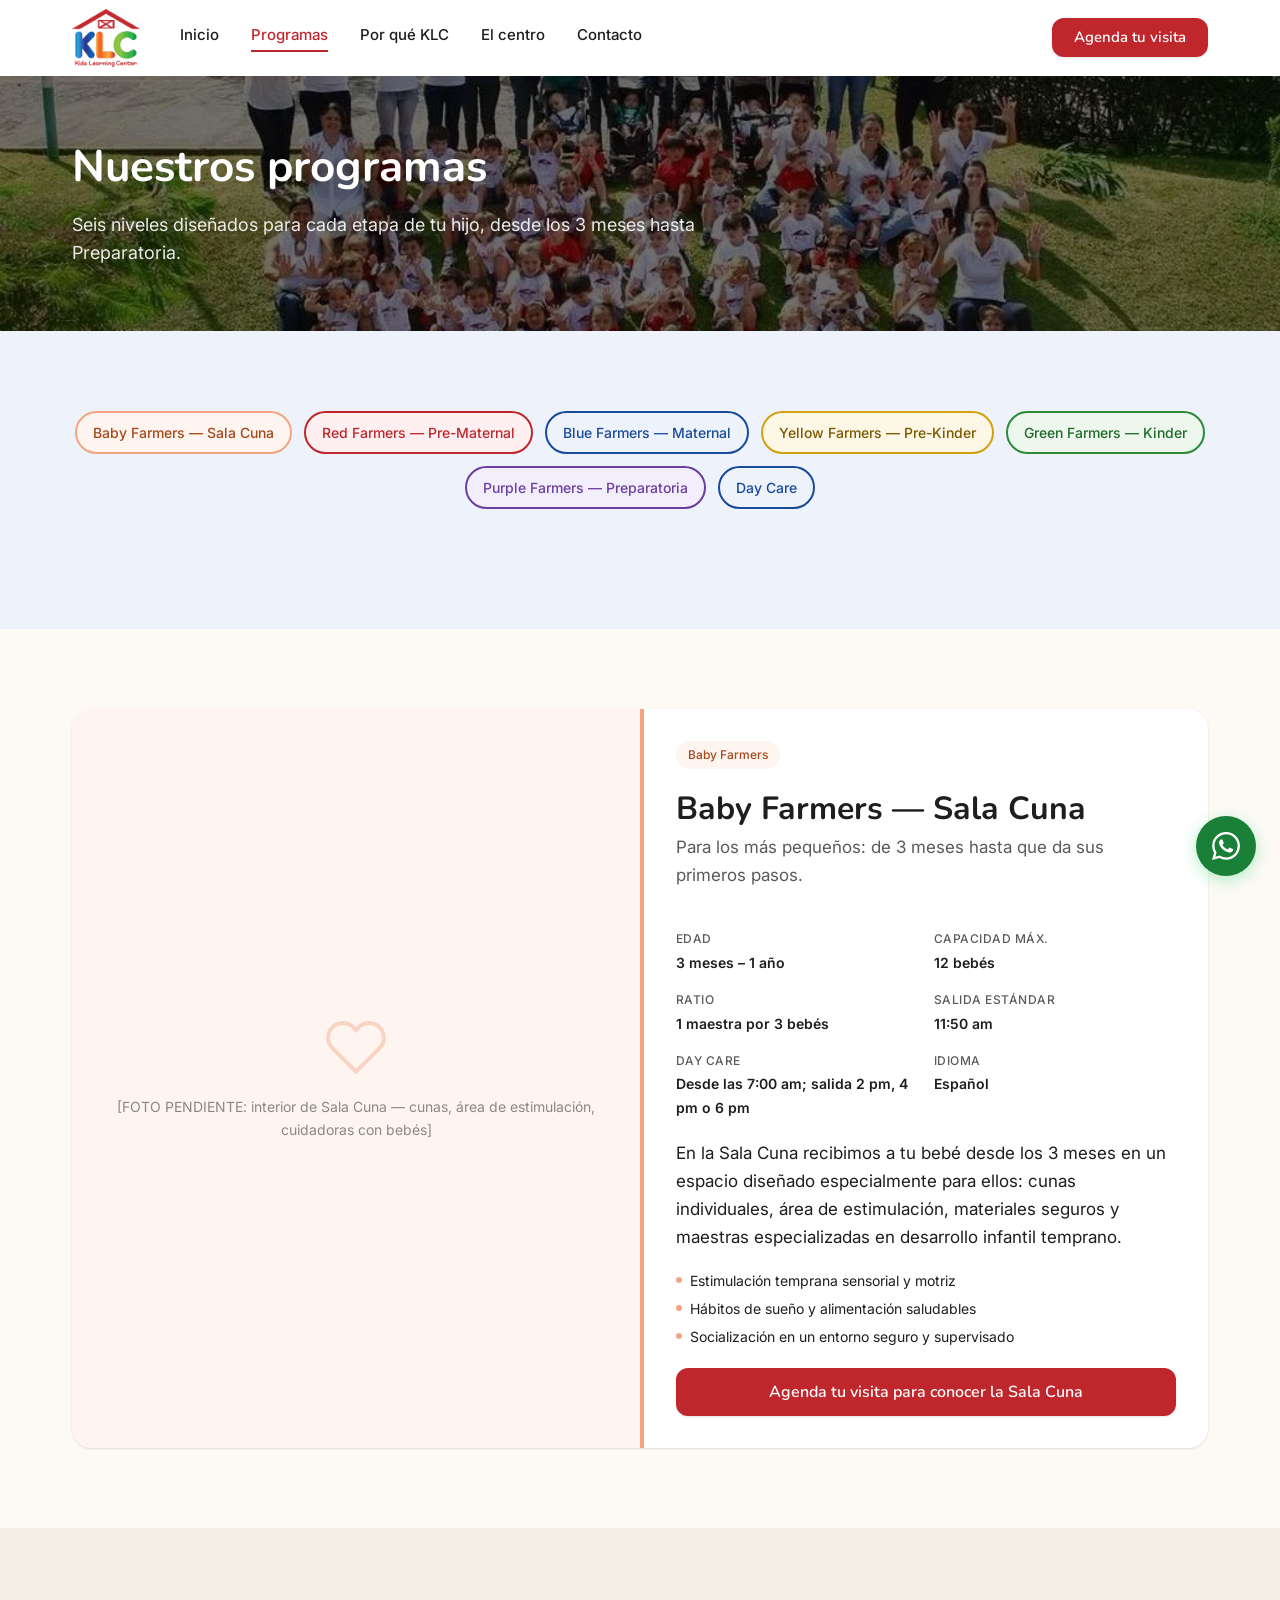
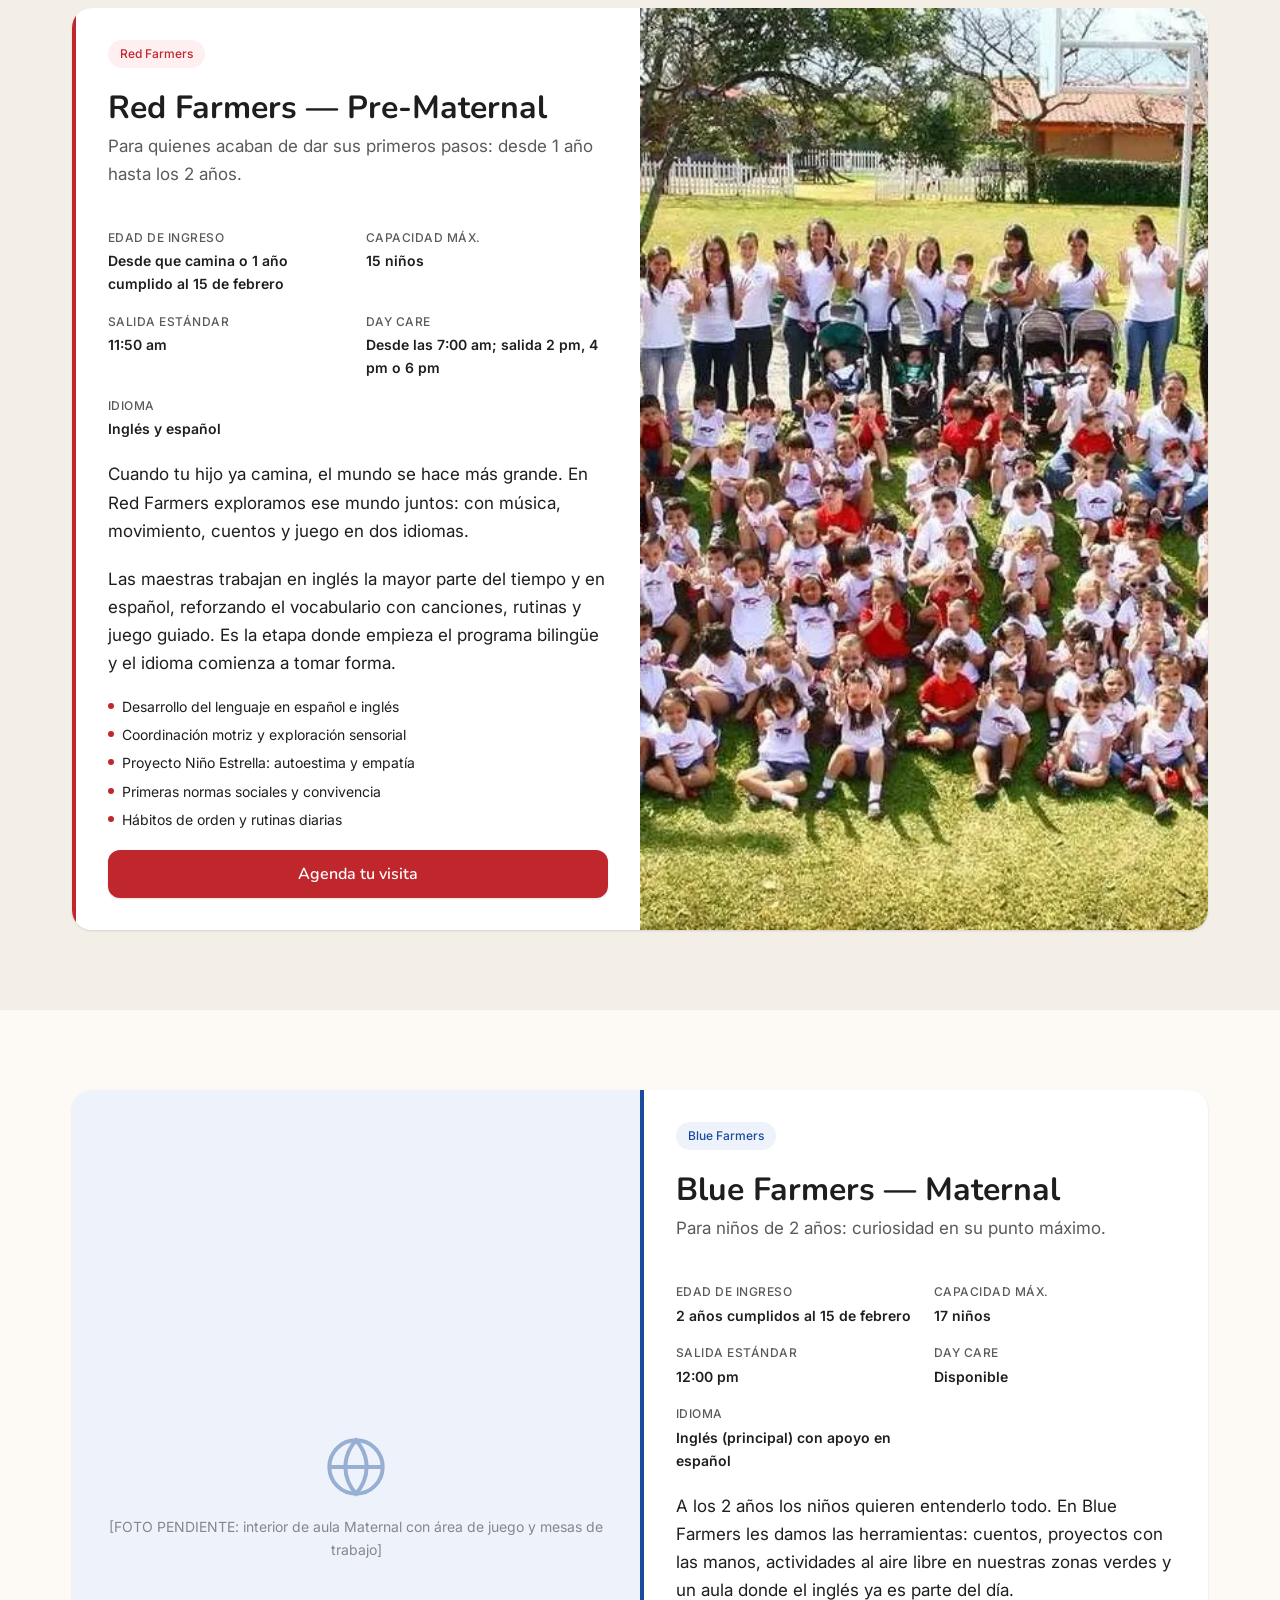
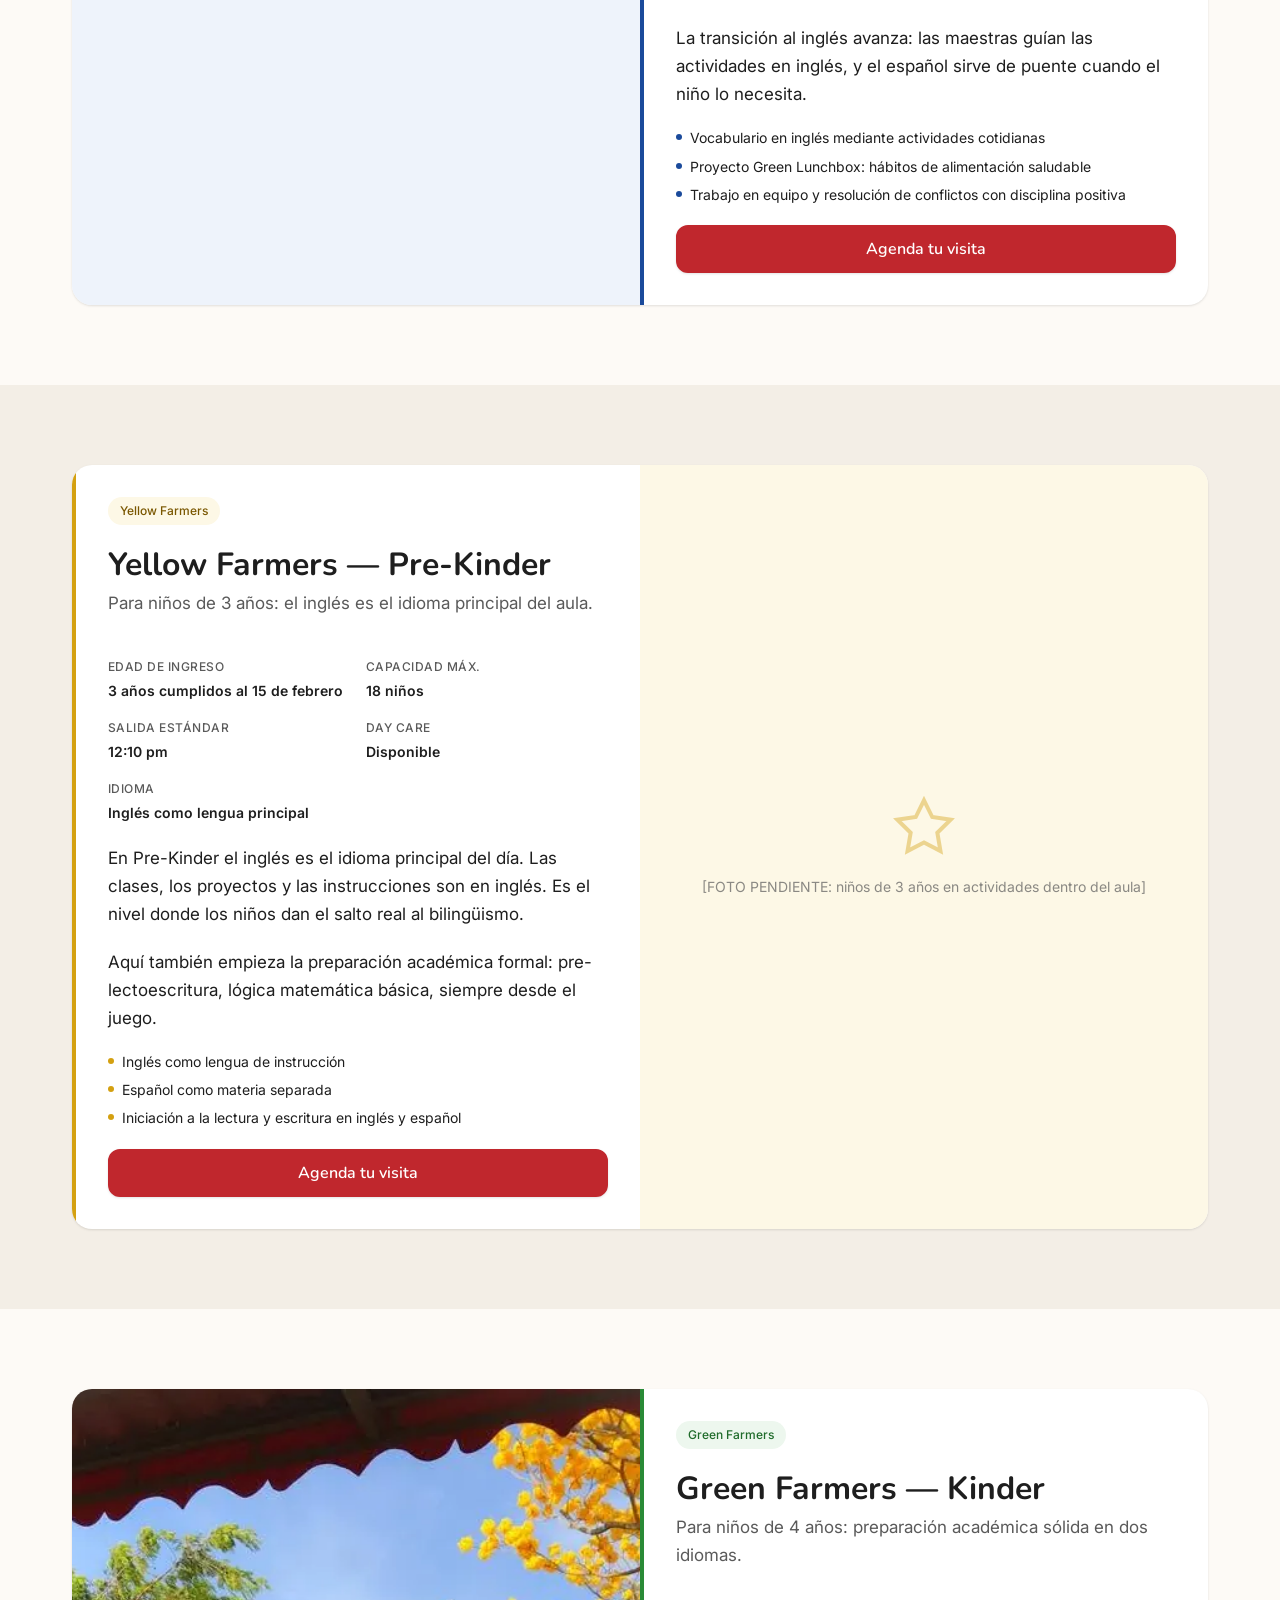
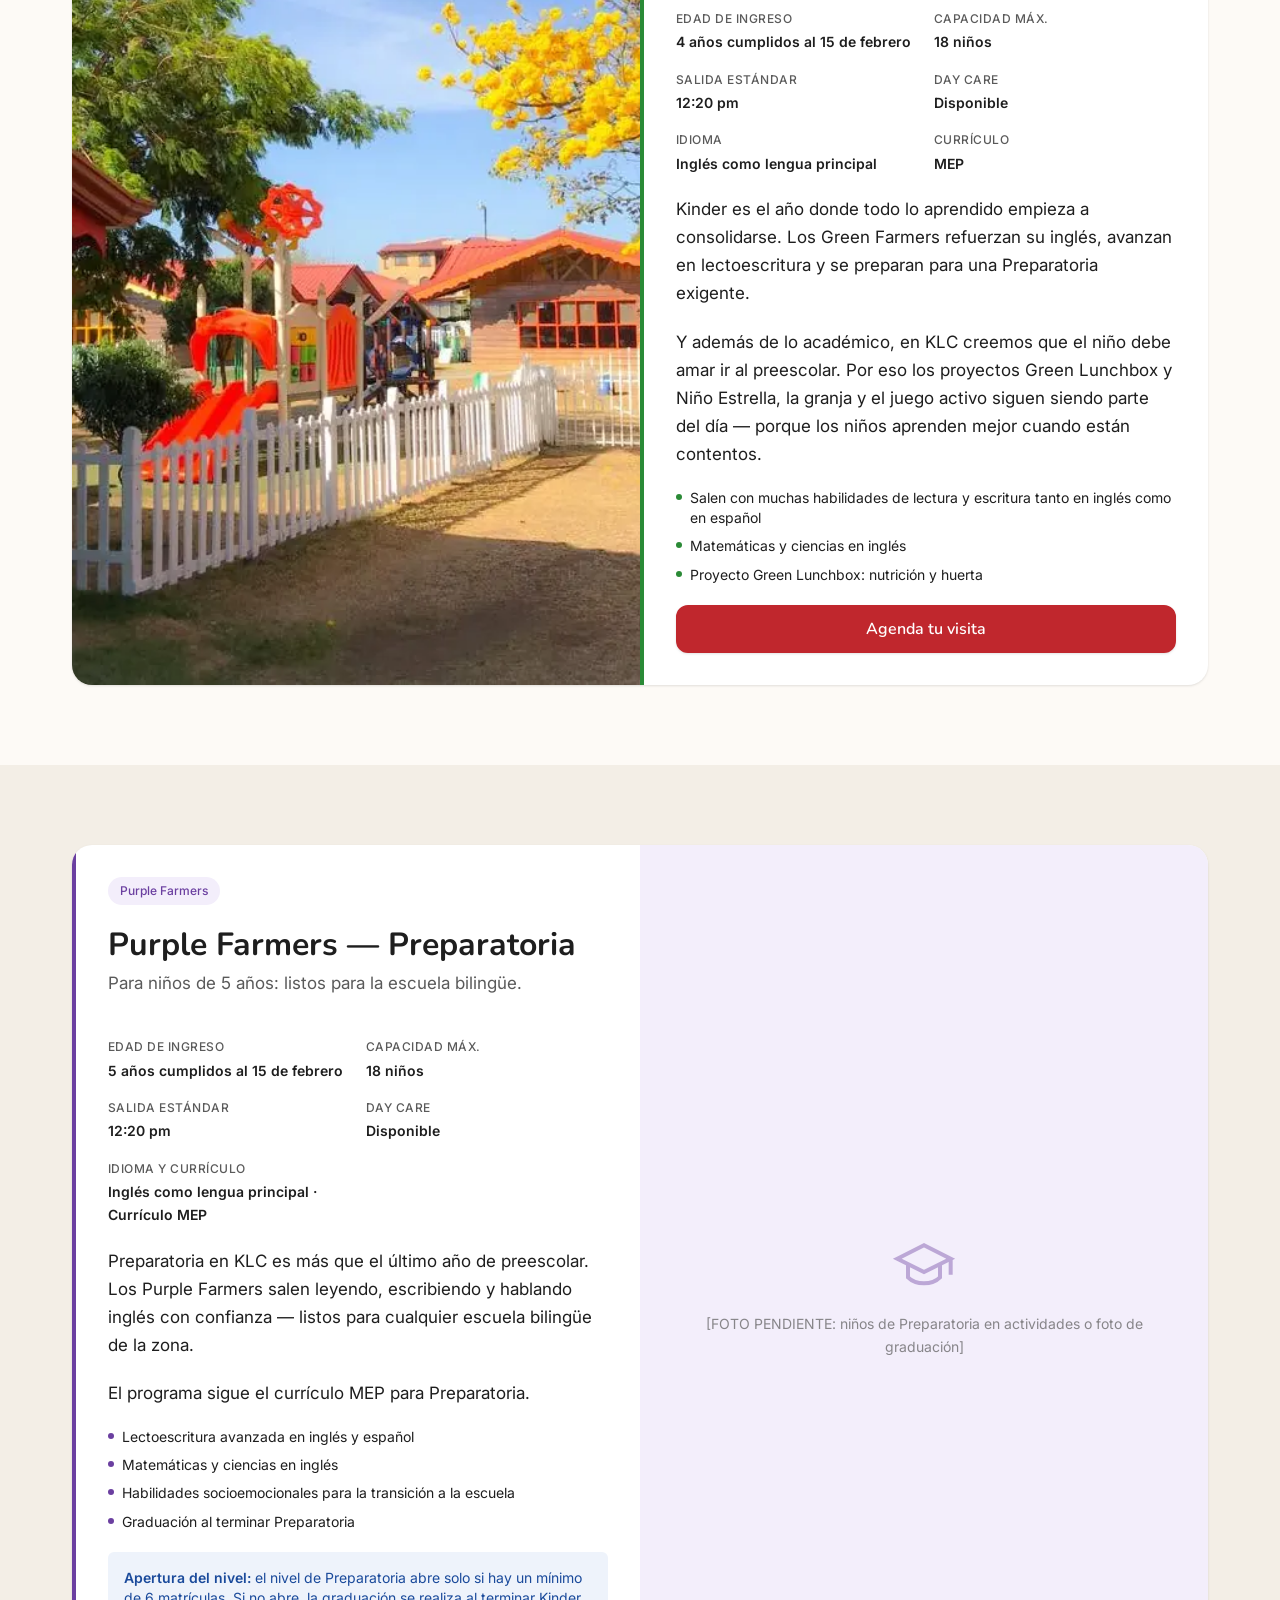
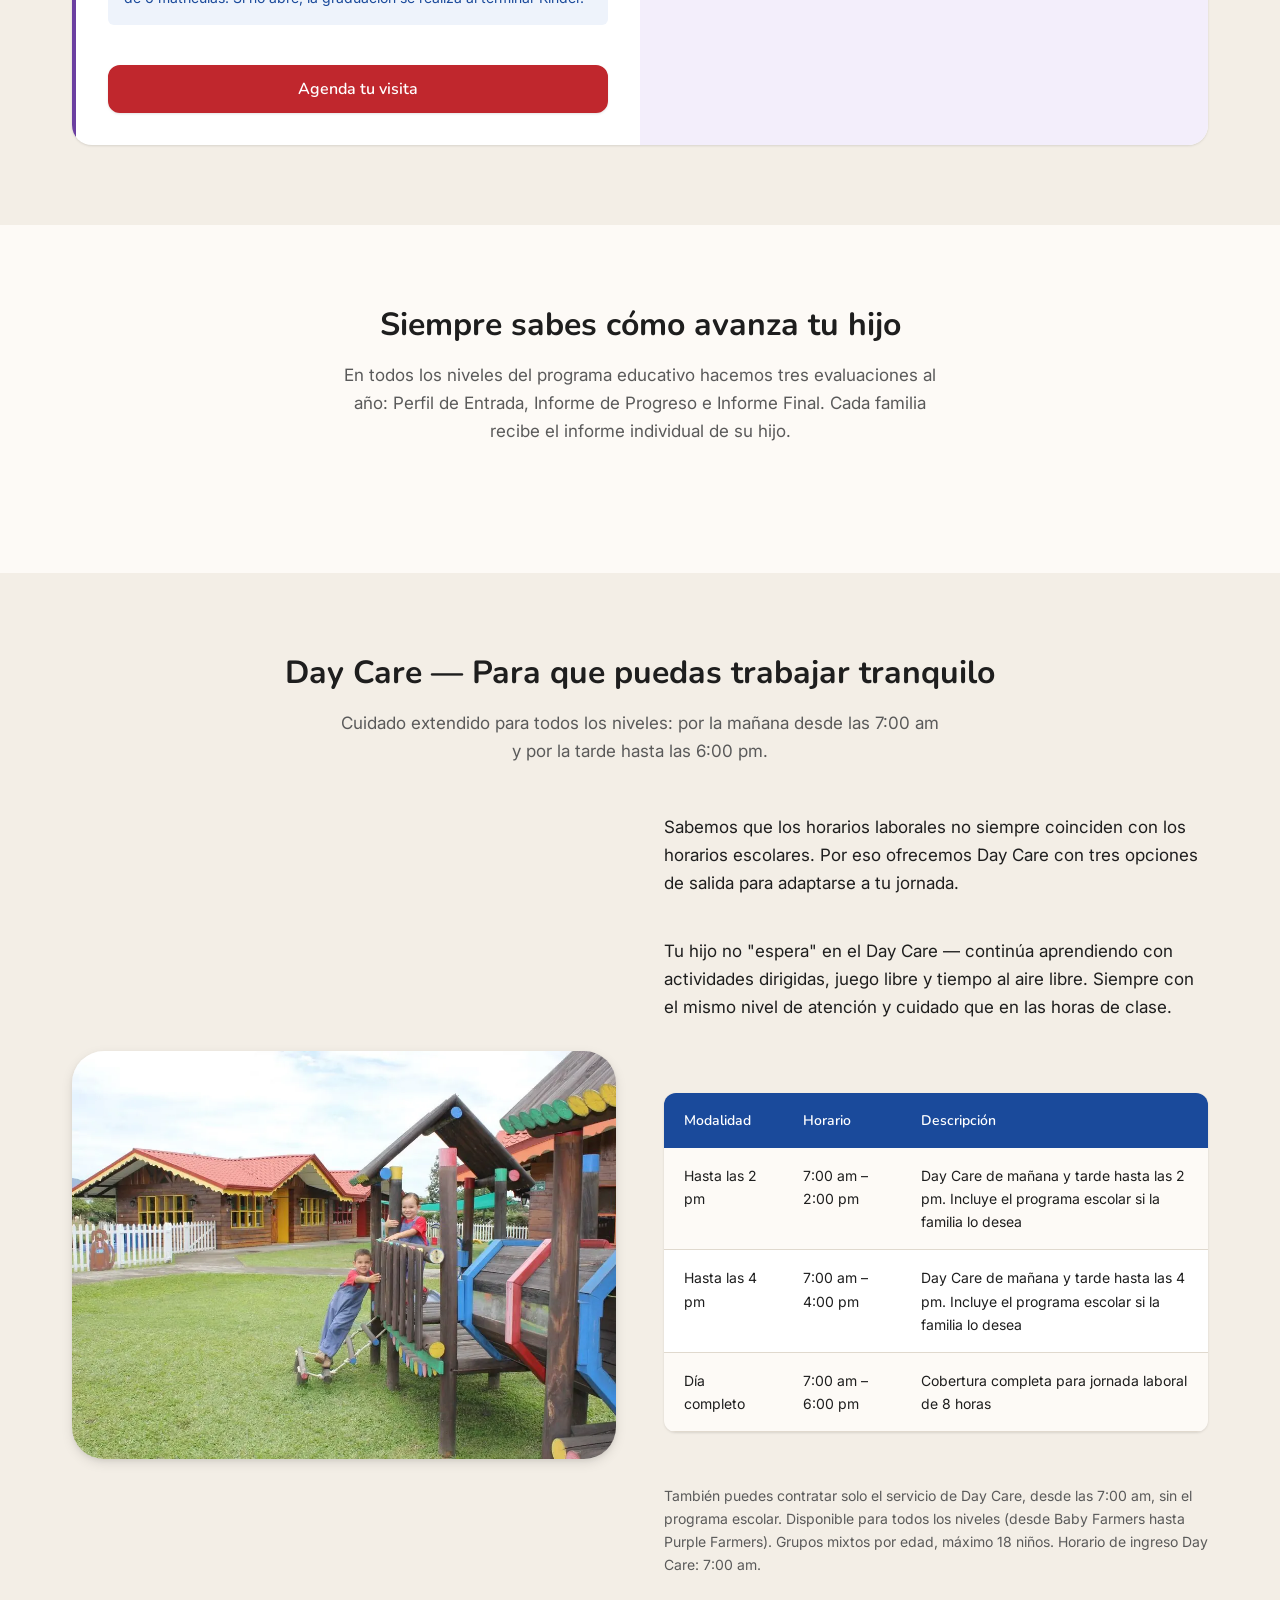
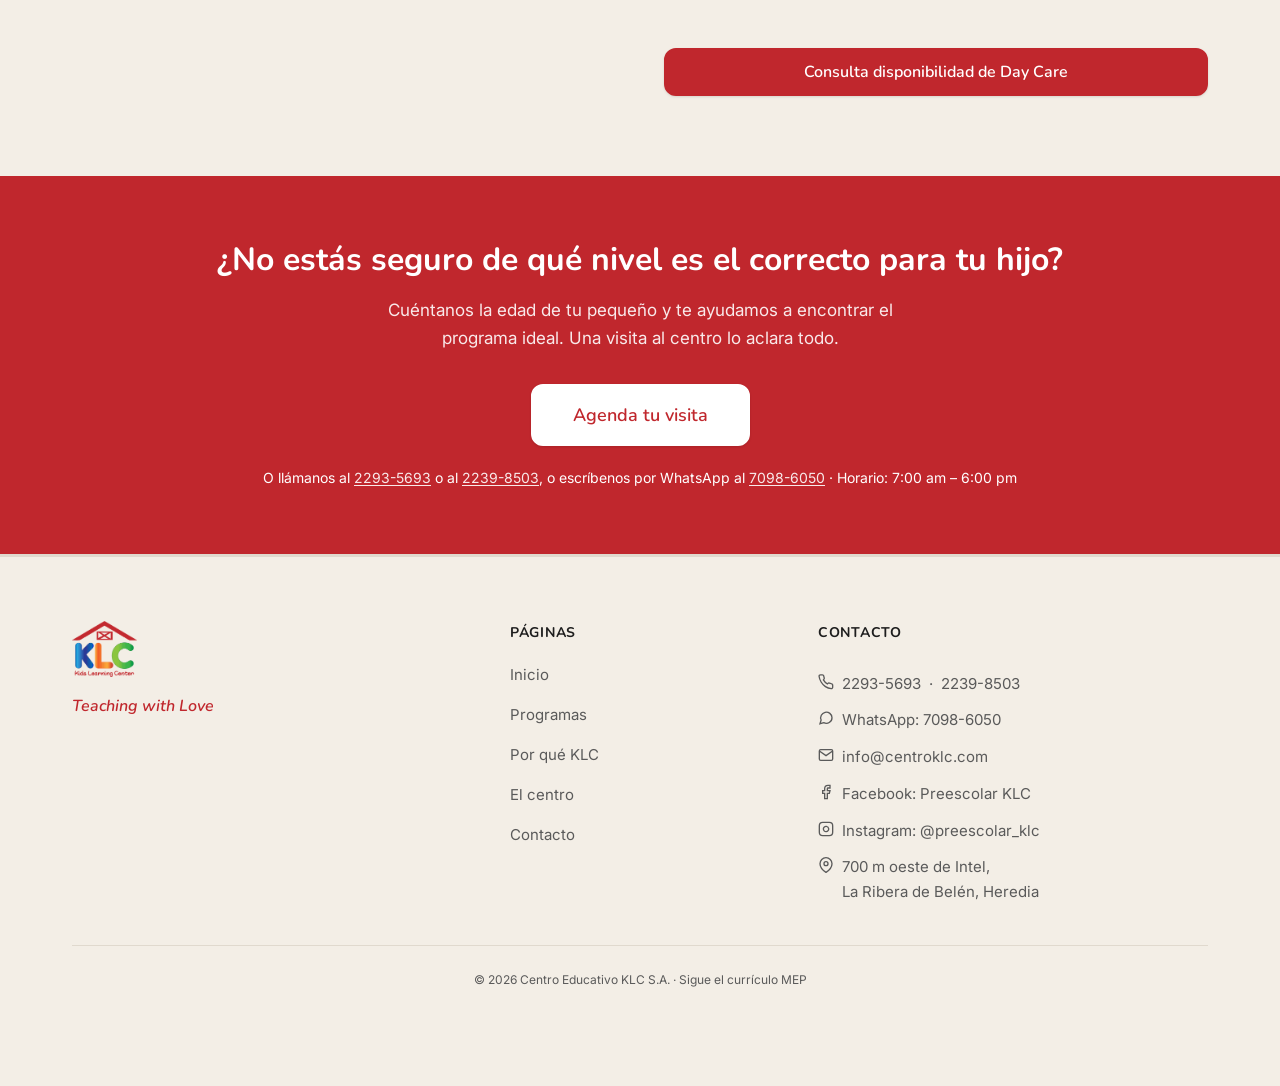
<file: programas.html>
<!DOCTYPE html>
<html lang="es">
<head>
  <meta charset="UTF-8" />
  <meta name="viewport" content="width=device-width, initial-scale=1.0" />

  <!-- SEO básico -->
  <title>Programas de preescolar bilingüe — Centro KLC Heredia</title>
  <meta name="description" content="Sala Cuna desde los 3 meses, Pre-Maternal, Maternal, Pre-Kinder, Kinder y Preparatoria. Inglés desde Pre-Maternal y Day Care de 7 am a 6 pm." />
  <link rel="canonical" href="https://www.centroklc.com/programas" />

  <!-- Open Graph -->
  <meta property="og:title"       content="Programas bilingües — Centro KLC Heredia" />
  <meta property="og:description" content="6 niveles desde los 3 meses hasta Preparatoria. Programa bilingüe desde Pre-Maternal, currículo MEP y Day Care desde las 7 am. La Ribera de Belén, Heredia." />
  <meta property="og:image"       content="https://www.centroklc.com/assets/og/og-programas.jpg" />
  <meta property="og:image:alt"   content="Niños de Centro KLC en sus programas bilingües por nivel" />
  <meta property="og:url"         content="https://www.centroklc.com/programas" />
  <meta property="og:type"        content="website" />
  <meta property="og:locale"      content="es_CR" />
  <meta property="og:site_name"   content="Centro KLC" />
  <meta property="og:image:width"  content="1200" />
  <meta property="og:image:height" content="630" />

  <!-- Twitter / X -->
  <meta name="twitter:card"        content="summary_large_image" />
  <meta name="twitter:title"       content="Programas bilingües — Centro KLC Heredia" />
  <meta name="twitter:description" content="6 niveles desde los 3 meses hasta Preparatoria. Programa bilingüe desde Pre-Maternal, currículo MEP y Day Care desde las 7 am. La Ribera de Belén, Heredia." />
  <meta name="twitter:image"       content="https://www.centroklc.com/assets/og/og-programas.jpg" />
  <meta name="twitter:image:alt"   content="Niños de Centro KLC en sus programas bilingües por nivel" />

  <!-- Íconos (rutas relativas: funcionan en cualquier subcarpeta) -->
  <link rel="icon" href="favicon.ico" sizes="any" />
  <link rel="icon" type="image/png" sizes="32x32" href="favicon-32.png" />
  <link rel="apple-touch-icon" href="apple-touch-icon.png" />

  <!-- Tipografías -->
  <link rel="preconnect" href="https://fonts.googleapis.com" />
  <link rel="preconnect" href="https://fonts.gstatic.com" crossorigin />
  <link href="https://fonts.googleapis.com/css2?family=Nunito:wght@600;700;800&family=Inter:wght@400;500;600&display=swap" rel="stylesheet" />

  <!-- CSS -->
  <link rel="stylesheet" href="css/tokens.css?v=20261124" />
  <link rel="stylesheet" href="css/main.css?v=20261124" />

  <!-- Schema.org: EducationalOrganization (global) -->
  <script type="application/ld+json">
  {
    "@context": "https://schema.org",
    "@type": ["EducationalOrganization", "ChildCare"],
    "name": "Centro KLC — Kids Learning Center",
    "alternateName": "Centro KLC",
    "legalName": "Centro Educativo KLC S.A.",
    "description": "Preescolar privado en La Ribera de Belén, Heredia, Costa Rica. Sala Cuna desde los 3 meses y programa bilingüe desde Pre-Maternal hasta Preparatoria, con currículo MEP.",
    "url": "https://www.centroklc.com",
    "logo": "https://www.centroklc.com/img/logo-klc-transparente.png",
    "image": "https://www.centroklc.com/assets/og/og-inicio.jpg",
    "telephone": ["+50622935693", "+50622398503"],
    "email": "info@centroklc.com",
    "address": {
      "@type": "PostalAddress",
      "streetAddress": "700 metros oeste de Intel, La Ribera de Belén",
      "addressLocality": "Belén",
      "addressRegion": "Heredia",
      "addressCountry": "CR"
    },
    "openingHoursSpecification": [
      {
        "@type": "OpeningHoursSpecification",
        "dayOfWeek": ["Monday","Tuesday","Wednesday","Thursday","Friday"],
        "opens": "07:00",
        "closes": "18:00"
      }
    ],
    "sameAs": [
      "https://www.facebook.com/CentroKLC",
      "https://www.instagram.com/preescolar_klc"
    ],
    "foundingDate": "2005",
    "currenciesAccepted": "CRC",
    "paymentAccepted": "Transferencia bancaria, SINPE"
  }
  </script>

  <!-- Schema.org: BreadcrumbList -->
  <script type="application/ld+json">
  {
    "@context": "https://schema.org",
    "@type": "BreadcrumbList",
    "itemListElement": [
      { "@type": "ListItem", "position": 1, "name": "Inicio", "item": "https://www.centroklc.com/" },
      { "@type": "ListItem", "position": 2, "name": "Programas", "item": "https://www.centroklc.com/programas" }
    ]
  }
  </script>

  <!-- Schema.org: FAQPage -->
  <script type="application/ld+json">
  {
    "@context": "https://schema.org",
    "@type": "FAQPage",
    "mainEntity": [
      {
        "@type": "Question",
        "name": "¿Desde qué edad recibe Centro KLC?",
        "acceptedAnswer": {
          "@type": "Answer",
          "text": "Centro KLC recibe bebés desde los 3 meses en nuestra Sala Cuna (Baby Farmers). Atendemos desde los 3 meses hasta los 5 años (Preparatoria). El programa bilingüe empieza en Pre-Maternal."
        }
      },
      {
        "@type": "Question",
        "name": "¿Centro KLC sigue el currículo del MEP?",
        "acceptedAnswer": {
          "@type": "Answer",
          "text": "Sí. Centro KLC sigue el currículo del Ministerio de Educación Pública de Costa Rica (MEP)."
        }
      },
      {
        "@type": "Question",
        "name": "¿En qué zona está ubicado Centro KLC?",
        "acceptedAnswer": {
          "@type": "Answer",
          "text": "Estamos ubicados a 700 metros oeste de Intel, en La Ribera de Belén, Heredia, Costa Rica."
        }
      },
      {
        "@type": "Question",
        "name": "¿Ofrecen Day Care o cuidado extendido?",
        "acceptedAnswer": {
          "@type": "Answer",
          "text": "Sí. Ofrecemos Day Care para todos los niveles con opciones de salida a las 2:00 pm, 4:00 pm o 6:00 pm. El Day Care funciona desde las 7:00 am; puede incluir el programa escolar si la familia lo desea o contratarse solo."
        }
      },
      {
        "@type": "Question",
        "name": "¿El programa de Centro KLC es realmente bilingüe?",
        "acceptedAnswer": {
          "@type": "Answer",
          "text": "Sí. El programa bilingüe empieza en Pre-Maternal, alrededor del año, y avanza por nivel: en Maternal el inglés ya es parte del día y en Pre-Kinder (3 años) es el idioma principal del aula. La Sala Cuna (3 meses a 1 año) es en español. El centro sigue el currículo MEP."
        }
      },
      {
        "@type": "Question",
        "name": "¿Cómo puedo agendar una visita a Centro KLC?",
        "acceptedAnswer": {
          "@type": "Answer",
          "text": "Puedes agendar una visita por WhatsApp, llamando al 2293-5693 o al 2239-8503, escribiendo por WhatsApp al 7098-6050 o a info@centroklc.com. Las visitas son sin costo y sin compromiso."
        }
      },
      {
        "@type": "Question",
        "name": "¿Cuántos niños hay por maestra en la Sala Cuna?",
        "acceptedAnswer": {
          "@type": "Answer",
          "text": "En la Sala Cuna (Baby Farmers) hay un máximo de 12 bebés con un ratio de 1 maestra por cada 3 bebés."
        }
      }
    ]
  }
  </script>
</head>

<body>
  <a class="saltar-contenido" href="#contenido-principal">Saltar al contenido</a>

  <!-- HEADER -->
  <header class="header" role="banner">
    <div class="contenedor">
      <div class="header__inner">
        <a class="header__logo" href="index.html" aria-label="Centro KLC — Inicio">
          <img src="img/logo-klc-transparente.png"
               alt="Logo de Centro KLC"
               width="320" height="274" />
        </a>
        <nav class="header__nav" aria-label="Navegación principal">
          <a href="index.html">Inicio</a>
          <a href="programas.html" aria-current="page">Programas</a>
          <a href="por-que-klc.html">Por qué KLC</a>
          <a href="el-centro.html">El centro</a>
          <a href="contacto.html">Contacto</a>
        </nav>
        <div class="header__cta">
          <a href="https://wa.me/50670986050?text=Hola%2C%20quiero%20agendar%20una%20visita%20a%20Centro%20KLC"
             class="btn btn--primario btn--pequeno"
             target="_blank" rel="noopener noreferrer">
            Agenda tu visita
          </a>
        </div>
        <button class="header__hamburguesa" aria-label="Abrir menú" aria-expanded="false" aria-controls="nav-drawer">
          <span></span><span></span><span></span>
        </button>
      </div>
    </div>
  </header>

  <div class="nav-overlay" aria-hidden="true"></div>
  <nav id="nav-drawer" class="nav-drawer" aria-label="Menú móvil">
    <button class="nav-drawer__cerrar" aria-label="Cerrar menú">
      <svg width="24" height="24" viewBox="0 0 24 24" fill="none" stroke="currentColor" stroke-width="2" aria-hidden="true">
        <line x1="18" y1="6" x2="6" y2="18"></line><line x1="6" y1="6" x2="18" y2="18"></line>
      </svg>
    </button>
    <ul class="nav-drawer__lista">
      <li><a href="index.html">Inicio</a></li>
      <li><a href="programas.html">Programas</a></li>
      <li><a href="por-que-klc.html">Por qué KLC</a></li>
      <li><a href="el-centro.html">El centro</a></li>
      <li><a href="contacto.html">Contacto</a></li>
    </ul>
    <div class="nav-drawer__cta">
      <a href="https://wa.me/50670986050?text=Hola%2C%20quiero%20agendar%20una%20visita%20a%20Centro%20KLC"
         class="btn btn--primario"
         target="_blank" rel="noopener noreferrer">Agenda tu visita</a>
    </div>
  </nav>

  <!-- CONTENIDO PRINCIPAL -->
  <main id="contenido-principal">

    <!-- ENCABEZADO DE PÁGINA -->
    <div class="encabezado-pagina">
      <picture>
        <source srcset="img/ninos-jugando.webp" type="image/webp">
        <img class="encabezado-pagina__imagen"
             src="img/ninos-jugando.jpg"
             alt="Niños de distintos niveles en Centro KLC, preescolar bilingüe en La Ribera de Belén, Heredia"
             width="1029" height="687"
             fetchpriority="high"
             loading="eager" />
      </picture>
      <div class="contenedor">
        <div class="encabezado-pagina__contenido">
          <h1 class="encabezado-pagina__titulo">Nuestros programas</h1>
          <p class="encabezado-pagina__subtitulo">
            Seis niveles diseñados para cada etapa de tu hijo, desde los 3 meses hasta Preparatoria.
          </p>
        </div>
      </div>
    </div>

    <!-- SELECTOR DE NIVEL -->
    <section class="seccion seccion--azul" id="preescolar" aria-label="Selector de nivel">
      <div class="contenedor">
        <p class="sr-only">Ir a un nivel:</p>
        <nav class="selector-nivel" aria-label="Ir a un nivel">
          <a href="#sala-cuna"   class="selector-nivel__boton farmer--baby">Baby Farmers — Sala Cuna</a>
          <a href="#pre-maternal" class="selector-nivel__boton farmer--red">Red Farmers — Pre-Maternal</a>
          <a href="#maternal"    class="selector-nivel__boton farmer--blue">Blue Farmers — Maternal</a>
          <a href="#pre-kinder"  class="selector-nivel__boton farmer--yellow">Yellow Farmers — Pre-Kinder</a>
          <a href="#kinder"      class="selector-nivel__boton farmer--green">Green Farmers — Kinder</a>
          <a href="#preparatoria" class="selector-nivel__boton farmer--purple">Purple Farmers — Preparatoria</a>
          <a href="#day-care"    class="selector-nivel__boton" style="border-color:var(--color-azul);color:var(--color-azul);">Day Care</a>
        </nav>
      </div>
    </section>

    <!-- SALA CUNA -->
    <section class="seccion" id="sala-cuna" aria-labelledby="sala-cuna-titulo">
      <div class="contenedor">
        <article class="farmer-card farmer--baby">
          <!-- Imagen -->
          <div class="farmer-card__imagen-wrap">
            <div class="farmer-card__placeholder" style="background-color: var(--color-farmer-baby-fondo);">
              <svg width="64" height="64" viewBox="0 0 24 24" fill="none" stroke="var(--color-farmer-baby)" stroke-width="1.5" aria-hidden="true">
                <path d="M20.84 4.61a5.5 5.5 0 0 0-7.78 0L12 5.67l-1.06-1.06a5.5 5.5 0 0 0-7.78 7.78l1.06 1.06L12 21.23l7.78-7.78 1.06-1.06a5.5 5.5 0 0 0 0-7.78z"/>
              </svg>
              <p>[FOTO PENDIENTE: interior de Sala Cuna — cunas, área de estimulación, cuidadoras con bebés]</p>
            </div>
          </div>
          <!-- Contenido -->
          <div class="farmer-card__contenido farmer--baby">
            <span class="farmer-card__badge">Baby Farmers</span>
            <h2 class="farmer-card__titulo" id="sala-cuna-titulo">Baby Farmers — Sala Cuna</h2>
            <p class="farmer-card__subtitulo">Para los más pequeños: de 3 meses hasta que da sus primeros pasos.</p>

            <div class="farmer-card__datos">
              <div class="farmer-dato"><span class="farmer-dato__etiqueta">Edad</span><span class="farmer-dato__valor">3 meses – 1 año</span></div>
              <div class="farmer-dato"><span class="farmer-dato__etiqueta">Capacidad máx.</span><span class="farmer-dato__valor">12 bebés</span></div>
              <div class="farmer-dato"><span class="farmer-dato__etiqueta">Ratio</span><span class="farmer-dato__valor">1 maestra por 3 bebés</span></div>
              <div class="farmer-dato"><span class="farmer-dato__etiqueta">Salida estándar</span><span class="farmer-dato__valor">11:50 am</span></div>
              <div class="farmer-dato"><span class="farmer-dato__etiqueta">Day Care</span><span class="farmer-dato__valor">Desde las 7:00 am; salida 2 pm, 4 pm o 6 pm</span></div>
              <div class="farmer-dato"><span class="farmer-dato__etiqueta">Idioma</span><span class="farmer-dato__valor">Español</span></div>
            </div>
            <div class="farmer-card__texto">
              <p>En la Sala Cuna recibimos a tu bebé desde los 3 meses en un espacio diseñado especialmente para ellos: cunas individuales, área de estimulación, materiales seguros y maestras especializadas en desarrollo infantil temprano.</p>
            </div>

            <ul class="farmer-card__aprende-lista" aria-label="Lo que aprende tu bebé">
              <li>Estimulación temprana sensorial y motriz</li>
              
              <li>Hábitos de sueño y alimentación saludables</li>
              <li>Socialización en un entorno seguro y supervisado</li>
            </ul>

            <a href="https://wa.me/50670986050?text=Hola%2C%20quiero%20agendar%20una%20visita%20para%20conocer%20la%20Sala%20Cuna%20de%20Centro%20KLC"
               class="btn btn--primario"
               target="_blank" rel="noopener noreferrer">
              Agenda tu visita para conocer la Sala Cuna
            </a>
          </div>
        </article>
      </div>
    </section>

    <!-- PRE-MATERNAL -->
    <section class="seccion seccion--alt" id="pre-maternal" aria-labelledby="pre-maternal-titulo">
      <div class="contenedor">
        <article class="farmer-card farmer--red farmer-card--invertida">
          <div class="farmer-card__imagen-wrap">
            <picture>
              <source srcset="img/ninos-jugando.webp" type="image/webp">
              <img src="img/ninos-jugando.jpg"
                 alt="Niños del nivel Pre-Maternal (Red Farmers) jugando en Centro KLC"
                 width="1029" height="687"
                 loading="lazy" />
            </picture>
          </div>
          <div class="farmer-card__contenido farmer--red">
            <span class="farmer-card__badge">Red Farmers</span>
            <h2 class="farmer-card__titulo" id="pre-maternal-titulo">Red Farmers — Pre-Maternal</h2>
            <p class="farmer-card__subtitulo">Para quienes acaban de dar sus primeros pasos: desde 1 año hasta los 2 años.</p>

            <div class="farmer-card__datos">
              <div class="farmer-dato"><span class="farmer-dato__etiqueta">Edad de ingreso</span><span class="farmer-dato__valor">Desde que camina o 1 año cumplido al 15 de febrero</span></div>
              <div class="farmer-dato"><span class="farmer-dato__etiqueta">Capacidad máx.</span><span class="farmer-dato__valor">15 niños</span></div>
              <div class="farmer-dato"><span class="farmer-dato__etiqueta">Salida estándar</span><span class="farmer-dato__valor">11:50 am</span></div>
              <div class="farmer-dato"><span class="farmer-dato__etiqueta">Day Care</span><span class="farmer-dato__valor">Desde las 7:00 am; salida 2 pm, 4 pm o 6 pm</span></div>
              <div class="farmer-dato"><span class="farmer-dato__etiqueta">Idioma</span><span class="farmer-dato__valor">Inglés y español</span></div>
            </div>
            <div class="farmer-card__texto">
              <p>Cuando tu hijo ya camina, el mundo se hace más grande. En Red Farmers exploramos ese mundo juntos: con música, movimiento, cuentos y juego en dos idiomas.</p>
              <p>Las maestras trabajan en inglés la mayor parte del tiempo y en español, reforzando el vocabulario con canciones, rutinas y juego guiado. Es la etapa donde empieza el programa bilingüe y el idioma comienza a tomar forma.</p>
            </div>

            <ul class="farmer-card__aprende-lista" aria-label="Lo que aprende en este nivel">
              <li>Desarrollo del lenguaje en español e inglés</li>
              <li>Coordinación motriz y exploración sensorial</li>
              <li>Proyecto Niño Estrella: autoestima y empatía</li>
              <li>Primeras normas sociales y convivencia</li>
              <li>Hábitos de orden y rutinas diarias</li>
            </ul>

            <a href="https://wa.me/50670986050?text=Hola%2C%20quiero%20agendar%20una%20visita%20a%20Centro%20KLC"
               class="btn btn--primario" target="_blank" rel="noopener noreferrer">
              Agenda tu visita
            </a>
          </div>
        </article>
      </div>
    </section>

    <!-- MATERNAL -->
    <section class="seccion" id="maternal" aria-labelledby="maternal-titulo">
      <div class="contenedor">
        <article class="farmer-card farmer--blue">
          <div class="farmer-card__imagen-wrap">
            <div class="farmer-card__placeholder" style="background-color: var(--color-farmer-blue-fondo);">
              <svg width="64" height="64" viewBox="0 0 24 24" fill="none" stroke="var(--color-farmer-blue)" stroke-width="1.5" aria-hidden="true">
                <circle cx="12" cy="12" r="10"/><line x1="2" y1="12" x2="22" y2="12"/>
                <path d="M12 2a15.3 15.3 0 0 1 4 10 15.3 15.3 0 0 1-4 10 15.3 15.3 0 0 1-4-10 15.3 15.3 0 0 1 4-10z"/>
              </svg>
              <p>[FOTO PENDIENTE: interior de aula Maternal con área de juego y mesas de trabajo]</p>
            </div>
          </div>
          <div class="farmer-card__contenido farmer--blue">
            <span class="farmer-card__badge">Blue Farmers</span>
            <h2 class="farmer-card__titulo" id="maternal-titulo">Blue Farmers — Maternal</h2>
            <p class="farmer-card__subtitulo">Para niños de 2 años: curiosidad en su punto máximo.</p>

            <div class="farmer-card__datos">
              <div class="farmer-dato"><span class="farmer-dato__etiqueta">Edad de ingreso</span><span class="farmer-dato__valor">2 años cumplidos al 15 de febrero</span></div>
              <div class="farmer-dato"><span class="farmer-dato__etiqueta">Capacidad máx.</span><span class="farmer-dato__valor">17 niños</span></div>
              <div class="farmer-dato"><span class="farmer-dato__etiqueta">Salida estándar</span><span class="farmer-dato__valor">12:00 pm</span></div>
              <div class="farmer-dato"><span class="farmer-dato__etiqueta">Day Care</span><span class="farmer-dato__valor">Disponible</span></div>
              <div class="farmer-dato"><span class="farmer-dato__etiqueta">Idioma</span><span class="farmer-dato__valor">Inglés (principal) con apoyo en español</span></div>
            </div>
            <div class="farmer-card__texto">
              <p>A los 2 años los niños quieren entenderlo todo. En Blue Farmers les damos las herramientas: cuentos, proyectos con las manos, actividades al aire libre en nuestras zonas verdes y un aula donde el inglés ya es parte del día.</p>
              <p>La transición al inglés avanza: las maestras guían las actividades en inglés, y el español sirve de puente cuando el niño lo necesita.</p>
            </div>

            <ul class="farmer-card__aprende-lista" aria-label="Lo que aprende en este nivel">
              <li>Vocabulario en inglés mediante actividades cotidianas</li>
              
              <li>Proyecto Green Lunchbox: hábitos de alimentación saludable</li>
              <li>Trabajo en equipo y resolución de conflictos con disciplina positiva</li>
            </ul>

            <a href="https://wa.me/50670986050?text=Hola%2C%20quiero%20agendar%20una%20visita%20a%20Centro%20KLC"
               class="btn btn--primario" target="_blank" rel="noopener noreferrer">
              Agenda tu visita
            </a>
          </div>
        </article>
      </div>
    </section>

    <!-- PRE-KINDER -->
    <section class="seccion seccion--alt" id="pre-kinder" aria-labelledby="pre-kinder-titulo">
      <div class="contenedor">
        <article class="farmer-card farmer--yellow farmer-card--invertida">
          <div class="farmer-card__imagen-wrap">
            <div class="farmer-card__placeholder" style="background-color: var(--color-farmer-yellow-fondo);">
              <svg width="64" height="64" viewBox="0 0 24 24" fill="none" stroke="var(--color-farmer-yellow)" stroke-width="1.5" aria-hidden="true">
                <polygon points="12 2 15.09 8.26 22 9.27 17 14.14 18.18 21.02 12 17.77 5.82 21.02 7 14.14 2 9.27 8.91 8.26 12 2"/>
              </svg>
              <p>[FOTO PENDIENTE: niños de 3 años en actividades dentro del aula]</p>
            </div>
          </div>
          <div class="farmer-card__contenido farmer--yellow">
            <span class="farmer-card__badge">Yellow Farmers</span>
            <h2 class="farmer-card__titulo" id="pre-kinder-titulo">Yellow Farmers — Pre-Kinder</h2>
            <p class="farmer-card__subtitulo">Para niños de 3 años: el inglés es el idioma principal del aula.</p>

            <div class="farmer-card__datos">
              <div class="farmer-dato"><span class="farmer-dato__etiqueta">Edad de ingreso</span><span class="farmer-dato__valor">3 años cumplidos al 15 de febrero</span></div>
              <div class="farmer-dato"><span class="farmer-dato__etiqueta">Capacidad máx.</span><span class="farmer-dato__valor">18 niños</span></div>
              <div class="farmer-dato"><span class="farmer-dato__etiqueta">Salida estándar</span><span class="farmer-dato__valor">12:10 pm</span></div>
              <div class="farmer-dato"><span class="farmer-dato__etiqueta">Day Care</span><span class="farmer-dato__valor">Disponible</span></div>
              <div class="farmer-dato"><span class="farmer-dato__etiqueta">Idioma</span><span class="farmer-dato__valor">Inglés como lengua principal</span></div>
            </div>
            <div class="farmer-card__texto">
              <p>En Pre-Kinder el inglés es el idioma principal del día. Las clases, los proyectos y las instrucciones son en inglés. Es el nivel donde los niños dan el salto real al bilingüismo.</p>
              <p>Aquí también empieza la preparación académica formal: pre-lectoescritura, lógica matemática básica, siempre desde el juego.</p>
            </div>

            <ul class="farmer-card__aprende-lista" aria-label="Lo que aprende en este nivel">
              <li>Inglés como lengua de instrucción</li>
              <li>Español como materia separada</li>
              <li>Iniciación a la lectura y escritura en inglés y español</li>
            </ul>

            <a href="https://wa.me/50670986050?text=Hola%2C%20quiero%20agendar%20una%20visita%20a%20Centro%20KLC"
               class="btn btn--primario" target="_blank" rel="noopener noreferrer">
              Agenda tu visita
            </a>
          </div>
        </article>
      </div>
    </section>

    <!-- KINDER -->
    <section class="seccion" id="kinder" aria-labelledby="kinder-titulo">
      <div class="contenedor">
        <article class="farmer-card farmer--green">
          <div class="farmer-card__imagen-wrap">
            <picture>
              <source srcset="img/centro-exterior-dia.webp" type="image/webp">
              <img src="img/centro-exterior-dia.jpg"
                 alt="Niños del nivel Kinder (Green Farmers) en actividades en Centro KLC"
                 width="960" height="716"
                 loading="lazy" />
            </picture>
          </div>
          <div class="farmer-card__contenido farmer--green">
            <span class="farmer-card__badge">Green Farmers</span>
            <h2 class="farmer-card__titulo" id="kinder-titulo">Green Farmers — Kinder</h2>
            <p class="farmer-card__subtitulo">Para niños de 4 años: preparación académica sólida en dos idiomas.</p>

            <div class="farmer-card__datos">
              <div class="farmer-dato"><span class="farmer-dato__etiqueta">Edad de ingreso</span><span class="farmer-dato__valor">4 años cumplidos al 15 de febrero</span></div>
              <div class="farmer-dato"><span class="farmer-dato__etiqueta">Capacidad máx.</span><span class="farmer-dato__valor">18 niños</span></div>
              <div class="farmer-dato"><span class="farmer-dato__etiqueta">Salida estándar</span><span class="farmer-dato__valor">12:20 pm</span></div>
              <div class="farmer-dato"><span class="farmer-dato__etiqueta">Day Care</span><span class="farmer-dato__valor">Disponible</span></div>
              <div class="farmer-dato"><span class="farmer-dato__etiqueta">Idioma</span><span class="farmer-dato__valor">Inglés como lengua principal</span></div>
              <div class="farmer-dato"><span class="farmer-dato__etiqueta">Currículo</span><span class="farmer-dato__valor">MEP</span></div>
            </div>
            <div class="farmer-card__texto">
              <p>Kinder es el año donde todo lo aprendido empieza a consolidarse. Los Green Farmers refuerzan su inglés, avanzan en lectoescritura y se preparan para una Preparatoria exigente.</p>
              <p>Y además de lo académico, en KLC creemos que el niño debe amar ir al preescolar. Por eso los proyectos Green Lunchbox y Niño Estrella, la granja y el juego activo siguen siendo parte del día — porque los niños aprenden mejor cuando están contentos.</p>
            </div>

            <ul class="farmer-card__aprende-lista" aria-label="Lo que aprende en este nivel">
              <li>Salen con muchas habilidades de lectura y escritura tanto en inglés como en español</li>
              <li>Matemáticas y ciencias en inglés</li>
              <li>Proyecto Green Lunchbox: nutrición y huerta</li>
              
            </ul>

            <a href="https://wa.me/50670986050?text=Hola%2C%20quiero%20agendar%20una%20visita%20a%20Centro%20KLC"
               class="btn btn--primario" target="_blank" rel="noopener noreferrer">
              Agenda tu visita
            </a>
          </div>
        </article>
      </div>
    </section>

    <!-- PREPARATORIA -->
    <section class="seccion seccion--alt" id="preparatoria" aria-labelledby="preparatoria-titulo">
      <div class="contenedor">
        <article class="farmer-card farmer--purple farmer-card--invertida">
          <div class="farmer-card__imagen-wrap">
            <div class="farmer-card__placeholder" style="background-color: var(--color-farmer-purple-fondo);">
              <svg width="64" height="64" viewBox="0 0 24 24" fill="none" stroke="var(--color-farmer-purple)" stroke-width="1.5" aria-hidden="true">
                <path d="M22 10v6M2 10l10-5 10 5-10 5z"/><path d="M6 12v5c3 3 9 3 12 0v-5"/>
              </svg>
              <p>[FOTO PENDIENTE: niños de Preparatoria en actividades o foto de graduación]</p>
            </div>
          </div>
          <div class="farmer-card__contenido farmer--purple">
            <span class="farmer-card__badge">Purple Farmers</span>
            <h2 class="farmer-card__titulo" id="preparatoria-titulo">Purple Farmers — Preparatoria</h2>
            <p class="farmer-card__subtitulo">Para niños de 5 años: listos para la escuela bilingüe.</p>

            <div class="farmer-card__datos">
              <div class="farmer-dato"><span class="farmer-dato__etiqueta">Edad de ingreso</span><span class="farmer-dato__valor">5 años cumplidos al 15 de febrero</span></div>
              <div class="farmer-dato"><span class="farmer-dato__etiqueta">Capacidad máx.</span><span class="farmer-dato__valor">18 niños</span></div>
              <div class="farmer-dato"><span class="farmer-dato__etiqueta">Salida estándar</span><span class="farmer-dato__valor">12:20 pm</span></div>
              <div class="farmer-dato"><span class="farmer-dato__etiqueta">Day Care</span><span class="farmer-dato__valor">Disponible</span></div>
              <div class="farmer-dato"><span class="farmer-dato__etiqueta">Idioma y currículo</span><span class="farmer-dato__valor">Inglés como lengua principal · Currículo MEP</span></div>
            </div>

            <div class="farmer-card__texto">
              <p>Preparatoria en KLC es más que el último año de preescolar. Los Purple Farmers salen leyendo, escribiendo y hablando inglés con confianza — listos para cualquier escuela bilingüe de la zona.</p>
              <p>El programa sigue el currículo MEP para Preparatoria.</p>
            </div>

            <ul class="farmer-card__aprende-lista" aria-label="Lo que aprende en este nivel">
              <li>Lectoescritura avanzada en inglés y español</li>
              <li>Matemáticas y ciencias en inglés</li>
              <li>Habilidades socioemocionales para la transición a la escuela</li>
              <li>Graduación al terminar Preparatoria</li>
            </ul>
            <p class="farmer-card__alerta">
              <strong>Apertura del nivel:</strong> el nivel de Preparatoria abre solo si hay un mínimo de 6 matrículas. Si no abre, la graduación se realiza al terminar Kinder.
            </p>
            <a href="https://wa.me/50670986050?text=Hola%2C%20quiero%20agendar%20una%20visita%20a%20Centro%20KLC"
               class="btn btn--primario" target="_blank" rel="noopener noreferrer">
              Agenda tu visita
            </a>
          </div>
        </article>
      </div>
    </section>

    <!-- SEGUIMIENTO DEL PROGRESO (aplica a todos los niveles del programa educativo) -->
    <section class="seccion" id="seguimiento" aria-labelledby="seguimiento-titulo">
      <div class="contenedor">
        <div class="seccion__encabezado">
          <h2 class="seccion__titulo" id="seguimiento-titulo">Siempre sabes cómo avanza tu hijo</h2>
          <p class="seccion__subtitulo">En todos los niveles del programa educativo hacemos tres evaluaciones al año: Perfil de Entrada, Informe de Progreso e Informe Final. Cada familia recibe el informe individual de su hijo.</p>
        </div>
      </div>
    </section>

    <!-- DAY CARE -->
    <section class="seccion seccion--alt" id="day-care" aria-labelledby="daycare-titulo">
      <div class="contenedor">
        <div class="seccion__encabezado">
          <h2 class="seccion__titulo" id="daycare-titulo">Day Care — Para que puedas trabajar tranquilo</h2>
          <p class="seccion__subtitulo">Cuidado extendido para todos los niveles: por la mañana desde las 7:00 am y por la tarde hasta las 6:00 pm.</p>
        </div>

        <div class="seccion-dual">
          <div class="seccion-dual__imagen">
            <picture>
              <source srcset="img/patio-juegos.webp" type="image/webp">
              <img src="img/patio-juegos.jpg"
                 alt="Niños en actividades de Day Care en el patio de Centro KLC"
                 width="1200" height="800"
                 loading="lazy" />
            </picture>
          </div>
          <div class="seccion-dual__contenido">
            <p>Sabemos que los horarios laborales no siempre coinciden con los horarios escolares. Por eso ofrecemos Day Care con tres opciones de salida para adaptarse a tu jornada.</p>
            <p>Tu hijo no "espera" en el Day Care — continúa aprendiendo con actividades dirigidas, juego libre y tiempo al aire libre. Siempre con el mismo nivel de atención y cuidado que en las horas de clase.</p>

            <div class="tabla-wrap tabla-wrap--ancha mt-8" role="region" aria-label="Modalidades de Day Care (desliza para ver toda la tabla)" tabindex="0">
              <table>
                <caption class="sr-only">Modalidades de Day Care en Centro KLC</caption>
                <thead>
                  <tr>
                    <th scope="col">Modalidad</th>
                    <th scope="col">Horario</th>
                    <th scope="col">Descripción</th>
                  </tr>
                </thead>
                <tbody>
                  <tr>
                    <td>Hasta las 2 pm</td>
                    <td>7:00 am – 2:00 pm</td>
                    <td>Day Care de mañana y tarde hasta las 2 pm. Incluye el programa escolar si la familia lo desea</td>
                  </tr>
                  <tr>
                    <td>Hasta las 4 pm</td>
                    <td>7:00 am – 4:00 pm</td>
                    <td>Day Care de mañana y tarde hasta las 4 pm. Incluye el programa escolar si la familia lo desea</td>
                  </tr>
                  <tr>
                    <td>Día completo</td>
                    <td>7:00 am – 6:00 pm</td>
                    <td>Cobertura completa para jornada laboral de 8 horas</td>
                  </tr>
                </tbody>
              </table>
            </div>

            <p class="mt-8" style="font-size: var(--font-size-small); color: var(--color-texto-suave);">
              También puedes contratar solo el servicio de Day Care, desde las 7:00 am, sin el programa escolar. Disponible para todos los niveles (desde Baby Farmers hasta Purple Farmers). Grupos mixtos por edad, máximo 18 niños. Horario de ingreso Day Care: 7:00 am.
            </p>

            <a href="https://wa.me/50670986050?text=Hola%2C%20quiero%20consultar%20sobre%20el%20Day%20Care%20de%20Centro%20KLC"
               class="btn btn--primario mt-8" target="_blank" rel="noopener noreferrer">
              Consulta disponibilidad de Day Care
            </a>
          </div>
        </div>
      </div>
    </section>

    <!-- CTA FINAL -->
    <section class="banda-cta" aria-labelledby="cta-programas-titulo">
      <div class="contenedor">
        <h2 class="banda-cta__titulo" id="cta-programas-titulo">¿No estás seguro de qué nivel es el correcto para tu hijo?</h2>
        <p class="banda-cta__texto">Cuéntanos la edad de tu pequeño y te ayudamos a encontrar el programa ideal. Una visita al centro lo aclara todo.</p>
        <a href="https://wa.me/50670986050?text=Hola%2C%20quiero%20agendar%20una%20visita%20a%20Centro%20KLC"
           class="btn btn--primario btn--grande" target="_blank" rel="noopener noreferrer">
          Agenda tu visita
        </a>
        <p class="banda-cta__pie">O llámanos al <a href="tel:+50622935693" class="enlace-telefono-cta">2293-5693</a> o al <a href="tel:+50622398503" class="enlace-telefono-cta">2239-8503</a>, o escríbenos por WhatsApp al <a href="https://wa.me/50670986050" class="enlace-telefono-cta" target="_blank" rel="noopener noreferrer">7098-6050</a> · Horario: 7:00 am – 6:00 pm</p>
      </div>
    </section>

  </main>

  <!-- FOOTER -->
  <footer class="footer" role="contentinfo">
    <div class="contenedor">
      <div class="footer__grid">
        <div class="footer__marca">
          <img class="footer__logo" src="img/logo-klc-transparente.png" alt="Logo Centro KLC" width="320" height="274" loading="lazy" />
          <p class="footer__lema">Teaching with Love</p>
        </div>
        <nav aria-label="Navegación del pie de página">
          <p class="footer__col-titulo">Páginas</p>
          <ul class="footer__nav">
            <li><a href="index.html">Inicio</a></li>
            <li><a href="programas.html">Programas</a></li>
            <li><a href="por-que-klc.html">Por qué KLC</a></li>
            <li><a href="el-centro.html">El centro</a></li>
            <li><a href="contacto.html">Contacto</a></li>
          </ul>
        </nav>
        <address class="footer__contacto" style="font-style: normal;">
          <p class="footer__col-titulo">Contacto</p>
          <div class="footer__dato">
            <svg width="16" height="16" viewBox="0 0 24 24" fill="none" stroke="currentColor" stroke-width="2" aria-hidden="true"><path d="M22 16.92v3a2 2 0 0 1-2.18 2 19.79 19.79 0 0 1-8.63-3.07A19.5 19.5 0 0 1 4.69 12 19.79 19.79 0 0 1 1.61 3.41 2 2 0 0 1 3.59 1.21h3a2 2 0 0 1 2 1.72 12.84 12.84 0 0 0 .7 2.81 2 2 0 0 1-.45 2.11L8.09 8.91a16 16 0 0 0 5.99 6l.82-.82a2 2 0 0 1 2.11-.45 12.84 12.84 0 0 0 2.81.7A2 2 0 0 1 21.73 16l.19.92z"/></svg>
            <a href="tel:+50622935693">2293-5693</a> · <a href="tel:+50622398503">2239-8503</a>
          </div>
          <div class="footer__dato">
            <svg width="16" height="16" viewBox="0 0 24 24" fill="none" stroke="currentColor" stroke-width="2" aria-hidden="true"><path d="M21 11.5a8.4 8.4 0 0 1-12.4 7.4L3 20.5l1.7-5.4A8.5 8.5 0 1 1 21 11.5z"/></svg>
            <a href="https://wa.me/50670986050" target="_blank" rel="noopener noreferrer">WhatsApp: 7098-6050</a>
          </div>
          <div class="footer__dato">
            <svg width="16" height="16" viewBox="0 0 24 24" fill="none" stroke="currentColor" stroke-width="2" aria-hidden="true"><path d="M4 4h16c1.1 0 2 .9 2 2v12c0 1.1-.9 2-2 2H4c-1.1 0-2-.9-2-2V6c0-1.1.9-2 2-2z"/><polyline points="22,6 12,13 2,6"/></svg>
            <a href="mailto:info@centroklc.com">info@centroklc.com</a>
          </div>
          <div class="footer__dato">
            <svg width="16" height="16" viewBox="0 0 24 24" fill="none" stroke="currentColor" stroke-width="2" aria-hidden="true"><path d="M18 2h-3a5 5 0 0 0-5 5v3H7v4h3v8h4v-8h3l1-4h-4V7a1 1 0 0 1 1-1h3z"/></svg>
            <a href="https://www.facebook.com/CentroKLC" target="_blank" rel="noopener noreferrer">Facebook: Preescolar KLC</a>
          </div>
          <div class="footer__dato">
            <svg width="16" height="16" viewBox="0 0 24 24" fill="none" stroke="currentColor" stroke-width="2" aria-hidden="true"><rect x="2" y="2" width="20" height="20" rx="5" ry="5"/><path d="M16 11.37A4 4 0 1 1 12.63 8 4 4 0 0 1 16 11.37z"/><line x1="17.5" y1="6.5" x2="17.51" y2="6.5"/></svg>
            <!-- Instagram: por verificar que el enlace abra el perfil correcto -->
            <a href="https://www.instagram.com/preescolar_klc" target="_blank" rel="noopener noreferrer">Instagram: @preescolar_klc</a>
          </div>
          <div class="footer__dato">
            <svg width="16" height="16" viewBox="0 0 24 24" fill="none" stroke="currentColor" stroke-width="2" aria-hidden="true"><path d="M21 10c0 7-9 13-9 13s-9-6-9-13a9 9 0 0 1 18 0z"/><circle cx="12" cy="10" r="3"/></svg>
            <span>700 m oeste de Intel,<br>La Ribera de Belén, Heredia</span>
          </div>
        </address>
      </div>
      <div class="footer__barra">
        <p>© 2026 Centro Educativo KLC S.A. · Sigue el currículo MEP</p>
      </div>
    </div>
  </footer>

  <!-- BOTÓN FLOTANTE WHATSAPP -->
  <a href="https://wa.me/50670986050?text=Hola%2C%20quiero%20agendar%20una%20visita%20a%20Centro%20KLC"
     class="whatsapp-flotante" target="_blank" rel="noopener noreferrer"
     aria-label="Agenda tu visita por WhatsApp">
    <svg class="whatsapp-flotante__icono" viewBox="0 0 24 24" fill="currentColor" aria-hidden="true">
      <path d="M17.472 14.382c-.297-.149-1.758-.867-2.03-.967-.273-.099-.471-.148-.67.15-.197.297-.767.966-.94 1.164-.173.199-.347.223-.644.075-.297-.15-1.255-.463-2.39-1.475-.883-.788-1.48-1.761-1.653-2.059-.173-.297-.018-.458.13-.606.134-.133.298-.347.446-.52.149-.174.198-.298.298-.497.099-.198.05-.371-.025-.52-.075-.149-.669-1.612-.916-2.207-.242-.579-.487-.5-.669-.51-.173-.008-.371-.01-.57-.01-.198 0-.52.074-.792.372-.272.297-1.04 1.016-1.04 2.479 0 1.462 1.065 2.875 1.213 3.074.149.198 2.096 3.2 5.077 4.487.709.306 1.262.489 1.694.625.712.227 1.36.195 1.871.118.571-.085 1.758-.719 2.006-1.413.248-.694.248-1.289.173-1.413-.074-.124-.272-.198-.57-.347m-5.421 7.403h-.004a9.87 9.87 0 0 1-5.031-1.378l-.361-.214-3.741.982.998-3.648-.235-.374a9.86 9.86 0 0 1-1.51-5.26c.001-5.45 4.436-9.884 9.888-9.884 2.64 0 5.122 1.03 6.988 2.898a9.825 9.825 0 0 1 2.893 6.994c-.003 5.45-4.437 9.884-9.885 9.884m8.413-18.297A11.815 11.815 0 0 0 12.05 0C5.495 0 .16 5.335.157 11.892c0 2.096.547 4.142 1.588 5.945L.057 24l6.305-1.654a11.882 11.882 0 0 0 5.683 1.448h.005c6.554 0 11.89-5.335 11.893-11.893a11.821 11.821 0 0 0-3.48-8.413z"/>
    </svg>
    <span class="whatsapp-flotante__texto">Escríbenos</span>
  </a>

  <script src="js/main.js?v=20261124"></script>
</body>
</html>
</file>
<file: css/tokens.css>
/*
 * tokens.css — Variables de diseño de Centro KLC
 * Fase 3 · 2026-11-14
 *
 * CÓMO USAR ESTE ARCHIVO
 * ----------------------
 * Este archivo define todos los colores, tipografías y medidas del sitio.
 * Si necesita cambiar algo del aspecto del sitio, busque la variable
 * correspondiente aquí y modifique solo ese valor.
 *
 * Por ejemplo: si KLC cambia su color principal, busque "--color-rojo"
 * y cambie el código hexadecimal. El cambio se aplica en todo el sitio.
 *
 * IMPORTANTE: no cambie los nombres de las variables (la parte que empieza
 * con "--"), solo los valores que están a la derecha de los dos puntos.
 */

:root {

  /* ==========================================================================
     COLORES PRINCIPALES DE MARCA
     Derivados del logo de KLC. No los cambie sin aprobación.
     ========================================================================== */

  /* Rojo — color principal del sitio (techo del granero y texto del logo) */
  --color-rojo:          #C0272D;
  --color-rojo-hover:    #A01E23; /* Versión más oscura para hover de botones */

  /* Azul — confianza e institucionalidad (letra K del logo) */
  --color-azul:          #1A4A9B;
  --color-azul-claro:    #EEF3FB; /* Fondo muy pálido para tarjetas azules */

  /* Naranja — energía y dinamismo (letra L del logo) */
  /* ATENCIÓN: el naranja original del logo (#F7941D) no es suficientemente
     oscuro para usarse en texto sobre fondo blanco.
     Use --color-naranja-texto para texto, y --color-naranja solo para íconos. */
  --color-naranja:       #E8820C; /* Para íconos y texto grande (≥18px) */
  --color-naranja-texto: #B5620A; /* Para texto de cuerpo sobre fondo blanco */

  /* Verde — naturaleza, salud, granja (letra C del logo) */
  --color-verde:         #2A8A36;
  --color-verde-claro:   #EDF7EE; /* Fondo muy pálido para tarjetas verdes */

  /* Amarillo — nivel Pre-Kinder (Yellow Farmers) */
  --color-amarillo:       #D4A010;
  --color-amarillo-fondo: #FDF8E6;

  /* Violeta — nivel Preparatoria (Purple Farmers) */
  --color-violeta:        #6B3FA0;
  --color-violeta-claro:  #F3EEFB;

  /* Verde WhatsApp — SOLO para el botón de WhatsApp, no reutilizar */
  --color-whatsapp:       #25D366; /* Decorativo (bordes, íconos grandes). NO usar como fondo con texto blanco */
  --color-whatsapp-hover: #1EA853;

  /* Verde WhatsApp ACCESIBLE — fondo de los botones con texto/ícono blanco
     (contraste 5,08:1 con blanco; el #25D366 solo daba 1,98:1). Añadido 2026-11-24 */
  --color-whatsapp-accesible:       #1A7F37;
  --color-whatsapp-accesible-hover: #146C2E;

  /* Verde de TEXTO — para texto sobre --color-verde-claro (sello MEP, mensaje de éxito).
     Contraste 5,99:1 sobre #EDF7EE. Añadido 2026-11-24 */
  --color-verde-texto:   #1F6B2A;


  /* ==========================================================================
     COLORES DE LOS GRUPOS FARMERS
     Cada nivel tiene su color de acento y su color de fondo de tarjeta.
     ========================================================================== */

  /* Sala Cuna — Baby Farmers (melocotón suave, evoca cuidado de bebés) */
  --color-farmer-baby:        #F4A580;
  --color-farmer-baby-fondo:  #FEF5F0;

  /* Pre-Maternal — Red Farmers */
  --color-farmer-red:         #C0272D; /* Mismo que --color-rojo */
  --color-farmer-red-fondo:   #FEF0F0;

  /* Maternal — Blue Farmers */
  --color-farmer-blue:        #1A4A9B; /* Mismo que --color-azul */
  --color-farmer-blue-fondo:  #EEF3FB;

  /* Pre-Kinder — Yellow Farmers */
  --color-farmer-yellow:        #D4A010;
  --color-farmer-yellow-fondo:  #FDF8E6;

  /* Kinder — Green Farmers */
  --color-farmer-green:        #2A8A36; /* Mismo que --color-verde */
  --color-farmer-green-fondo:  #EDF7EE;

  /* Preparatoria — Purple Farmers */
  --color-farmer-purple:        #6B3FA0;
  --color-farmer-purple-fondo:  #F3EEFB;


  /* ------------------------------------------------------------------
     COLORES DE TEXTO DE LOS FARMERS (añadidos 2026-11-24, accesibilidad)
     Los colores de arriba son DECORATIVOS (fondos, bordes, puntos de color):
     el melocotón y el amarillo son demasiado claros para escribir texto con
     ellos. Para texto (badges, botones de nivel) se usan estas versiones más
     oscuras, que cumplen WCAG AA (≥ 4,5:1) sobre el fondo de cada Farmer.
     ------------------------------------------------------------------ */
  --color-farmer-baby-texto:    #A6481C; /* 5,48:1 sobre #FEF5F0 */
  --color-farmer-red-texto:     #C0272D; /* 5,31:1 sobre #FEF0F0 (igual que el decorativo) */
  --color-farmer-blue-texto:    #1A4A9B; /* 7,55:1 sobre #EEF3FB (igual que el decorativo) */
  --color-farmer-yellow-texto:  #7A5700; /* 6,19:1 sobre #FDF8E6 */
  --color-farmer-green-texto:   #1F6B2A; /* 5,99:1 sobre #EDF7EE */
  --color-farmer-purple-texto:  #6B3FA0; /* 6,48:1 sobre #F3EEFB (igual que el decorativo) */


  /* ==========================================================================
     FONDOS Y NEUTROS
     ========================================================================== */

  /* Fondo principal del sitio — crema suave, más cálido que el blanco puro */
  /* Si prefiere fondo blanco puro, cambie este valor a: #FFFFFF */
  --color-fondo:      #FDFAF6;

  /* Fondo de secciones alternadas — un tono más oscuro para diferenciar bandas */
  --color-fondo-alt:  #F3EEE6;

  /* Blanco puro — para tarjetas, header, modal */
  --color-blanco:     #FFFFFF;

  /* Texto principal — gris carbón (evita el negro puro para mayor calidez) */
  --color-texto:        #1E1E1E;

  /* Texto secundario — metadatos, fechas, pies de tarjeta */
  --color-texto-suave:  #5A5A5A;

  /* Bordes — separadores y marcos de tarjetas */
  --color-borde:        #E0D9CE;


  /* ==========================================================================
     TIPOGRAFÍA
     Nunito para títulos y botones | Inter para cuerpo y formularios.
     Ambas se cargan desde Google Fonts en cada HTML:
       <link href="https://fonts.googleapis.com/css2?
         family=Nunito:wght@600;700;800&
         family=Inter:wght@400;500;600&
         display=swap" rel="stylesheet">
     ========================================================================== */

  --font-heading: 'Nunito', sans-serif;  /* Títulos, botones, lema */
  --font-body:    'Inter', sans-serif;   /* Cuerpo, formularios, tablas */


  /* ==========================================================================
     ESCALA TIPOGRÁFICA
     Los tamaños en "rem" son relativos al tamaño base del navegador (16px).
     1rem = 16px | 1.5rem = 24px | 2rem = 32px
     ========================================================================== */

  /* Tamaños para móvil (base, mobile-first) */
  --font-size-hero:    2.25rem;    /* 36px — título del hero en inicio */
  --font-size-h1:      2rem;       /* 32px — encabezado de página */
  --font-size-h2:      1.625rem;   /* 26px — secciones principales */
  --font-size-h3:      1.25rem;    /* 20px — subtítulos de sección */
  --font-size-h4:      1.125rem;   /* 18px — títulos de tarjeta */
  --font-size-body:    1rem;       /* 16px — cuerpo de texto */
  --font-size-label:   0.9375rem;  /* 15px — etiquetas de formulario, navegación */
  --font-size-small:   0.875rem;   /* 14px — metadatos, fechas */
  --font-size-caption: 0.75rem;    /* 12px — pies de foto, notas */
  --font-size-btn:     1rem;       /* 16px — texto de botones */

  /* Pesos tipográficos */
  --font-weight-regular:    400;
  --font-weight-medium:     500;
  --font-weight-semibold:   600;
  --font-weight-bold:       700;
  --font-weight-extrabold:  800;

  /* Altura de línea */
  --line-height-tight:   1.15;  /* Títulos grandes, una sola línea */
  --line-height-heading: 1.25;  /* Encabezados de sección */
  --line-height-body:    1.65;  /* Cuerpo de texto — espacioso para lectura cómoda */
  --line-height-compact: 1.4;   /* Etiquetas, navegación */


  /* ==========================================================================
     ESPACIADO
     Base: 4px. Todos los espacios son múltiplos de 4.
     Úselos siempre en lugar de valores específicos como "15px" o "22px".
     ========================================================================== */

  --space-1:  4px;    /* Mínimo — entre ícono e texto en la misma línea */
  --space-2:  8px;    /* Padding de chips y badges pequeños */
  --space-3:  12px;   /* Gaps entre elementos en fila */
  --space-4:  16px;   /* Padding de botones (vertical), gaps de contenido */
  --space-5:  20px;   /* Separación entre párrafos */
  --space-6:  24px;   /* Padding interno de tarjetas en móvil */
  --space-8:  32px;   /* Espacio entre componentes dentro de una sección */
  --space-10: 40px;   /* Separación entre secciones en móvil */
  --space-12: 48px;   /* Padding horizontal del contenedor en tablet */
  --space-16: 64px;   /* Separación entre secciones en escritorio */
  --space-20: 80px;   /* Padding vertical de secciones principales (escritorio) */
  --space-24: 96px;   /* Margen superior de páginas internas */
  --space-32: 128px;  /* Solo para el hero — espacio generoso antes del CTA */


  /* ==========================================================================
     GRID Y CONTENEDOR
     ========================================================================== */

  /* Ancho máximo del contenido (el sitio nunca se ve más ancho que esto) */
  --max-width-container: 1200px;

  /* Gap entre columnas de tarjetas */
  --gap-grid:        24px;
  --gap-grid-lg:     32px; /* En escritorio */


  /* ==========================================================================
     BREAKPOINTS
     Para usar en @media queries en otros archivos CSS.
     Ejemplo: @media (min-width: var(--bp-tablet)) { ... }
     ATENCIÓN: las variables CSS no funcionan dentro de @media directamente.
     Use los valores numéricos en @media: 768px, no var(--bp-tablet).
     Estos tokens son para documentación y referencia.
     ========================================================================== */

  --bp-mobile:  360px;   /* Base — diseño de una columna */
  --bp-tablet:  768px;   /* Dos columnas (el header mantiene el menú hamburguesa hasta 1024px) */
  --bp-desktop: 1280px;  /* Tres o cuatro columnas, contenedor a su ancho máximo */


  /* ==========================================================================
     RADIOS DE BORDE (border-radius)
     Esquinas redondeadas — más grandes = más amigable y menos corporativo.
     ========================================================================== */

  --radius-sm:   6px;      /* Chips, badges, inputs */
  --radius-md:   12px;     /* Botones, tarjetas pequeñas */
  --radius-lg:   20px;     /* Tarjetas principales, Farmer Cards */
  --radius-xl:   32px;     /* Secciones hero, modales */
  --radius-full: 9999px;   /* Círculos — botón WhatsApp, avatares, pills */


  /* ==========================================================================
     SOMBRAS
     De menor a mayor elevación visual.
     ========================================================================== */

  /* Sombra suave — tarjetas en reposo, inputs */
  --shadow-sm: 0 1px 3px rgba(0, 0, 0, 0.08), 0 1px 2px rgba(0, 0, 0, 0.04);

  /* Sombra media — tarjetas al hover, header sticky */
  --shadow-md: 0 4px 12px rgba(0, 0, 0, 0.10), 0 2px 4px rgba(0, 0, 0, 0.06);

  /* Sombra grande — menú móvil desplegado, modales */
  --shadow-lg: 0 10px 30px rgba(0, 0, 0, 0.12), 0 4px 8px rgba(0, 0, 0, 0.06);

  /* Sombra del botón flotante de WhatsApp — tinte verde característico */
  --shadow-whatsapp: 0 4px 16px rgba(37, 211, 102, 0.35);


  /* ==========================================================================
     TRANSICIONES
     Velocidades estándar para animaciones de interfaz.
     ========================================================================== */

  --transition-fast:   150ms ease;   /* Hover de botones, cambio de color */
  --transition-normal: 200ms ease;   /* Hover de tarjetas, apertura de menú */
  --transition-slow:   300ms ease;   /* Entrada de secciones, animaciones */


  /* ==========================================================================
     Z-INDEX
     Capas de apilamiento para elementos flotantes y superpuestos.
     ========================================================================== */

  --z-base:       1;      /* Contenido normal */
  --z-raised:     10;     /* Tarjetas al hover */
  --z-header:     50;     /* Header sticky */
  --z-overlay:    80;     /* Overlay oscuro del menú móvil */
  --z-drawer:     90;     /* Menú drawer en móvil */
  --z-whatsapp:   60;     /* Botón flotante WhatsApp — sobre el contenido y el header, pero POR DEBAJO del menú móvil (overlay 80, drawer 90) */

}


/* ==========================================================================
   TIPOGRAFÍA RESPONSIVE
   En escritorio, algunos tamaños de fuente aumentan.
   ========================================================================== */

@media (min-width: 768px) {
  :root {
    --font-size-hero: 3.25rem;    /* 52px en escritorio */
    --font-size-h1:   2.75rem;    /* 44px en escritorio */
    --font-size-h2:   2rem;       /* 32px en escritorio */
    --font-size-h3:   1.5rem;     /* 24px en escritorio */
    --font-size-h4:   1.25rem;    /* 20px en escritorio */
    --font-size-body: 1.0625rem;  /* 17px en escritorio — ligeramente más grande */

    --gap-grid: 32px; /* Gap más generoso en tablet y escritorio */
  }
}
</file>
<file: css/main.css>
/*
 * main.css — Estilos base de Centro KLC
 * Fase 5 · 2026-11-14
 *
 * ESTRUCTURA:
 * 1. Reset y base
 * 2. Tipografía
 * 3. Contenedor y grid
 * 4. Componentes globales (header, footer, botón flotante)
 * 5. Botones
 * 6. Secciones comunes (hero, encabezado de página, bandas CTA)
 * 7. Tarjetas (diferenciadores, Farmer Cards, resumen de programas)
 * 8. Galería
 * 9. Formulario de contacto
 * 10. Tablas
 * 11. Accesibilidad
 */


/* ==========================================================================
   1. RESET Y BASE
   ========================================================================== */

*,
*::before,
*::after {
  box-sizing: border-box;
  margin: 0;
  padding: 0;
}

html {
  scroll-behavior: smooth;
}

/* Respeta la preferencia del usuario de no animar */
@media (prefers-reduced-motion: reduce) {
  html {
    scroll-behavior: auto;
  }

  *,
  *::before,
  *::after {
    animation-duration: 0.01ms !important;
    animation-iteration-count: 1 !important;
    transition-duration: 0.01ms !important;
  }
}

body {
  background-color: var(--color-fondo);
  color: var(--color-texto);
  font-family: var(--font-body);
  font-size: var(--font-size-body);
  font-weight: var(--font-weight-regular);
  line-height: var(--line-height-body);
  min-height: 100vh;
}

img {
  display: block;
  max-width: 100%;
  height: auto;
}

a {
  color: var(--color-azul);
  text-decoration: underline;
  text-underline-offset: 2px;
  transition: color var(--transition-fast);
}

a:hover {
  color: var(--color-rojo);
}

ul,
ol {
  list-style: none;
}

/* Enlace "saltar al contenido" para teclado */
.saltar-contenido {
  position: absolute;
  top: -100px;
  left: var(--space-4);
  background: var(--color-rojo);
  color: #fff;
  padding: var(--space-2) var(--space-4);
  border-radius: var(--radius-md);
  font-family: var(--font-body);
  font-weight: var(--font-weight-semibold);
  text-decoration: none;
  z-index: 999;
  transition: top var(--transition-fast);
}

.saltar-contenido:focus {
  top: var(--space-4);
  color: #fff;
}


/* ==========================================================================
   2. TIPOGRAFÍA
   ========================================================================== */

h1,
h2,
h3,
h4,
h5,
h6 {
  font-family: var(--font-heading);
  color: var(--color-texto);
  line-height: var(--line-height-heading);
}

h1 { font-size: var(--font-size-h1); font-weight: var(--font-weight-bold); }
h2 { font-size: var(--font-size-h2); font-weight: var(--font-weight-bold); }
h3 { font-size: var(--font-size-h3); font-weight: var(--font-weight-semibold); }
h4 { font-size: var(--font-size-h4); font-weight: var(--font-weight-semibold); }

p {
  margin-bottom: var(--space-5);
}

p:last-child {
  margin-bottom: 0;
}

strong {
  font-weight: var(--font-weight-semibold);
}


/* ==========================================================================
   3. CONTENEDOR Y GRID
   ========================================================================== */

.contenedor {
  width: 100%;
  max-width: var(--max-width-container);
  margin-inline: auto;
  padding-inline: var(--space-6);
}

@media (min-width: 768px) {
  .contenedor {
    padding-inline: var(--space-12);
  }
}

@media (min-width: 1280px) {
  .contenedor {
    padding-inline: var(--space-8);
  }
}

/* Grid genérico de tarjetas */
.grid-tarjetas {
  display: grid;
  gap: var(--gap-grid);
  grid-template-columns: 1fr;
}

@media (min-width: 768px) {
  .grid-tarjetas--2 {
    grid-template-columns: repeat(2, 1fr);
  }

  .grid-tarjetas--3 {
    grid-template-columns: repeat(2, 1fr);
  }
}

@media (min-width: 1280px) {
  .grid-tarjetas--3 {
    grid-template-columns: repeat(3, 1fr);
  }

  .grid-tarjetas--4 {
    grid-template-columns: repeat(4, 1fr);
  }
}


/* ==========================================================================
   4. HEADER
   ========================================================================== */

.header {
  position: sticky;
  top: 0;
  z-index: var(--z-header);
  background-color: var(--color-blanco);
  height: 68px;
  display: flex;
  align-items: center;
  transition: box-shadow var(--transition-normal), border-color var(--transition-normal);
  border-bottom: 1px solid transparent;
}

.header.con-sombra {
  box-shadow: var(--shadow-md);
  border-bottom-color: var(--color-borde);
}

.header__inner {
  display: flex;
  align-items: center;
  justify-content: space-between;
  width: 100%;
}

/* Logo */
.header__logo {
  display: block;
  flex-shrink: 0;
  text-decoration: none;
}

.header__logo img {
  height: 52px;   /* ≈ 61 px de ancho: el eslogan del logo se lee en móvil */
  width: auto;
}

/* Botón hamburguesa (solo móvil) */
.header__hamburguesa {
  display: flex;
  flex-direction: column;
  justify-content: center;
  gap: 5px;
  width: 40px;
  height: 40px;
  background: none;
  border: none;
  cursor: pointer;
  padding: var(--space-2);
  border-radius: var(--radius-sm);
}

.header__hamburguesa:focus-visible {
  outline: 3px solid var(--color-azul);
  outline-offset: 2px;
}

.header__hamburguesa span {
  display: block;
  width: 22px;
  height: 2px;
  background-color: var(--color-texto);
  border-radius: 2px;
  transition: transform var(--transition-normal), opacity var(--transition-normal);
  transform-origin: center;
}

/* Transformación hamburguesa → X */
.header__hamburguesa[aria-expanded="true"] span:nth-child(1) {
  transform: translateY(7px) rotate(45deg);
}

.header__hamburguesa[aria-expanded="true"] span:nth-child(2) {
  opacity: 0;
  transform: scaleX(0);
}

.header__hamburguesa[aria-expanded="true"] span:nth-child(3) {
  transform: translateY(-7px) rotate(-45deg);
}

/* Navegación escritorio — oculta en móvil */
.header__nav {
  display: none;
}

/* Botón CTA header escritorio — oculto en móvil */
.header__cta {
  display: none;
}

/* Overlay del menú móvil */
.nav-overlay {
  display: none;
  position: fixed;
  inset: 0;
  background-color: rgba(0, 0, 0, 0.4);
  z-index: var(--z-overlay);
}

.nav-overlay.activo {
  display: block;
}

/* Drawer móvil */
.nav-drawer {
  position: fixed;
  top: 0;
  right: -100%;
  width: min(85vw, 320px);
  height: 100vh;
  background-color: var(--color-blanco);
  box-shadow: var(--shadow-lg);
  z-index: var(--z-drawer);
  display: flex;
  flex-direction: column;
  padding: var(--space-6);
  transition: right var(--transition-slow);
  overflow-y: auto;
}

.nav-drawer.activo {
  right: 0;
}

.nav-drawer__cerrar {
  align-self: flex-end;
  background: none;
  border: none;
  cursor: pointer;
  padding: var(--space-2);
  color: var(--color-texto-suave);
  border-radius: var(--radius-sm);
  margin-bottom: var(--space-6);
}

.nav-drawer__cerrar:focus-visible {
  outline: 3px solid var(--color-azul);
  outline-offset: 2px;
}

.nav-drawer__lista {
  flex: 1;
  display: flex;
  flex-direction: column;
}

.nav-drawer__lista li {
  border-bottom: 1px solid var(--color-borde);
}

.nav-drawer__lista a {
  display: block;
  padding: var(--space-5) var(--space-2);
  font-family: var(--font-body);
  font-size: 1.125rem;
  font-weight: var(--font-weight-medium);
  color: var(--color-texto);
  text-decoration: none;
  transition: color var(--transition-fast);
}

.nav-drawer__lista a:hover,
.nav-drawer__lista a[aria-current="page"] {
  color: var(--color-rojo);
}

.nav-drawer__cta {
  margin-top: var(--space-8);
}

.nav-drawer__cta .btn {
  width: 100%;
  justify-content: center;
}

/* Tablet: header un poco más alto (la hamburguesa se mantiene hasta 1024px) */
@media (min-width: 768px) {
  .header {
    height: 76px;
  }

  .header__logo img {
    height: 58px;
  }
}

/* Escritorio (≥ 1024px): mostrar nav, ocultar hamburguesa.
   Antes el menú aparecía desde 768px y "Por qué KLC" / "El centro" se partían en 2 líneas. */
@media (min-width: 1024px) {
  .header__hamburguesa {
    display: none;
  }

  .header__nav {
    display: flex;
    align-items: center;
    gap: var(--space-8);
    margin-inline: var(--space-10);
    flex: 1;
  }

  .header__nav a {
    font-family: var(--font-body);
    font-size: var(--font-size-label);
    font-weight: var(--font-weight-medium);
    color: var(--color-texto);
    text-decoration: none;
    padding-bottom: 2px;
    border-bottom: 2px solid transparent;
    white-space: nowrap;
    transition: color var(--transition-fast), border-color var(--transition-fast);
  }

  .header__nav a:hover,
  .header__nav a[aria-current="page"] {
    color: var(--color-rojo);
    border-bottom-color: var(--color-rojo);
  }

  .header__cta {
    display: block;
    flex-shrink: 0;
  }
}


/* ==========================================================================
   5. FOOTER
   ========================================================================== */

.footer {
  background-color: var(--color-fondo-alt);
  border-top: 3px solid var(--color-borde);
  padding-top: var(--space-16);
  /* 96 px en todos los anchos: deja espacio para que el botón flotante de WhatsApp (siempre visible) no tape el final de la página */
  padding-bottom: var(--space-24);
  margin-top: auto;
}

.footer__grid {
  display: grid;
  gap: var(--space-10);
  margin-bottom: var(--space-10);
}

@media (min-width: 768px) {
  .footer__grid {
    grid-template-columns: 1.5fr 1fr 1.5fr;
    gap: var(--space-12);
  }
}

.footer__marca {
  display: flex;
  flex-direction: column;
  align-items: flex-start;
  gap: var(--space-4);
}

.footer__logo {
  height: 56px;
  width: auto;
}

.footer__lema {
  font-family: var(--font-heading);
  font-size: 1rem;
  font-weight: var(--font-weight-semibold);
  font-style: italic;
  color: var(--color-rojo);
  margin: 0;
}

.footer__col-titulo {
  font-family: var(--font-heading);
  font-size: 0.875rem;
  font-weight: var(--font-weight-bold);
  color: var(--color-texto);
  text-transform: uppercase;
  letter-spacing: 0.05em;
  margin-bottom: var(--space-4);
}

.footer__nav {
  display: flex;
  flex-direction: column;
  gap: var(--space-3);
}

.footer__nav a {
  font-size: 0.9375rem;
  color: var(--color-texto-suave);
  text-decoration: none;
  transition: color var(--transition-fast);
}

.footer__nav a:hover {
  color: var(--color-rojo);
}

.footer__contacto {
  display: flex;
  flex-direction: column;
  gap: var(--space-3);
}

.footer__dato {
  display: flex;
  align-items: flex-start;
  gap: var(--space-2);
  font-size: 0.9375rem;
  color: var(--color-texto-suave);
}

.footer__dato svg {
  flex-shrink: 0;
  margin-top: 2px;
}

.footer__dato a {
  color: var(--color-texto-suave);
  text-decoration: none;
  transition: color var(--transition-fast);
}

.footer__dato a:hover {
  color: var(--color-rojo);
}

.footer__barra {
  border-top: 1px solid var(--color-borde);
  padding-top: var(--space-6);
  font-size: var(--font-size-caption);
  color: var(--color-texto-suave);
  text-align: center;
}


/* ==========================================================================
   6. BOTÓN FLOTANTE WHATSAPP
   ========================================================================== */

.whatsapp-flotante {
  position: fixed;
  bottom: 16px;
  right: 16px;
  z-index: var(--z-whatsapp);
  display: flex;
  align-items: center;
  gap: var(--space-3);
  background-color: var(--color-whatsapp-accesible);
  color: #fff;
  text-decoration: none;
  border-radius: var(--radius-full);
  box-shadow: var(--shadow-whatsapp);
  transition: background-color var(--transition-fast), transform var(--transition-fast), box-shadow var(--transition-fast);
  /* Solo el ícono en móvil */
  width: 56px;
  height: 56px;
  justify-content: center;
  overflow: hidden;
}

.whatsapp-flotante:hover {
  background-color: var(--color-whatsapp-accesible-hover);
  transform: scale(1.05);
  color: #fff;
}

/* Con el menú móvil o la galería abiertos, el botón flotante se oculta
   (la clase la pone js/main.js en <body>) */
body.menu-abierto .whatsapp-flotante,
body.dialogo-abierto .whatsapp-flotante {
  display: none;
}

.whatsapp-flotante:focus-visible {
  outline: 3px solid var(--color-azul);
  outline-offset: 3px;
  color: #fff;
}

.whatsapp-flotante__icono {
  flex-shrink: 0;
  width: 28px;
  height: 28px;
}

.whatsapp-flotante__texto {
  display: none;
  font-family: var(--font-heading);
  font-size: 0.875rem;
  font-weight: var(--font-weight-semibold);
  white-space: nowrap;
}

/* Animación pulse en móvil */
@keyframes pulse-wa {
  0%   { transform: scale(1); }
  50%  { transform: scale(1.08); }
  100% { transform: scale(1); }
}

.whatsapp-flotante {
  animation: pulse-wa 3s ease-in-out infinite;
}

.whatsapp-flotante:hover {
  animation: none;
  transform: scale(1.05);
}

@media (prefers-reduced-motion: reduce) {
  .whatsapp-flotante {
    animation: none;
  }
}

/* Escritorio: mostrar texto en hover con expansión */
@media (min-width: 768px) {
  .whatsapp-flotante {
    bottom: 24px;
    right: 24px;
    animation: none;
    padding-inline: var(--space-4);
    width: 60px;
    height: 60px;
    padding: 0;
    justify-content: center;
  }

  .whatsapp-flotante:hover {
    width: auto;
    padding-inline: var(--space-5);
    gap: var(--space-3);
  }

  .whatsapp-flotante:hover .whatsapp-flotante__texto {
    display: block;
  }
}


/* ==========================================================================
   7. BOTONES
   ========================================================================== */

.btn {
  display: inline-flex;
  align-items: center;
  justify-content: center;
  gap: var(--space-2);
  font-family: var(--font-heading);
  font-size: var(--font-size-btn);
  font-weight: var(--font-weight-semibold);
  line-height: 1;
  border-radius: var(--radius-md);
  cursor: pointer;
  text-decoration: none;
  transition: background-color var(--transition-fast), box-shadow var(--transition-fast), transform var(--transition-fast);
  padding: 14px 28px;
  border: 2px solid transparent;
}

.btn:focus-visible {
  outline: 3px solid var(--color-azul);
  outline-offset: 3px;
}

/* Botón primario — rojo */
.btn--primario {
  background-color: var(--color-rojo);
  color: #fff;
  border-color: var(--color-rojo);
  box-shadow: var(--shadow-sm);
}

.btn--primario:hover {
  background-color: var(--color-rojo-hover);
  border-color: var(--color-rojo-hover);
  box-shadow: var(--shadow-md);
  color: #fff;
}

.btn--primario:active {
  transform: scale(0.98);
  color: #fff;
}

/* Botón secundario — contorno rojo */
.btn--secundario {
  background-color: transparent;
  color: var(--color-rojo);
  border-color: var(--color-rojo);
}

.btn--secundario:hover {
  background-color: #FEF0F0;
  color: var(--color-rojo);
}

/* Botón grande (hero) */
.btn--grande {
  padding: 20px 40px;
  font-size: 1.125rem;
}

/* Botón pequeño (dentro de tarjetas) */
.btn--pequeno {
  padding: 10px 20px;
  font-size: 0.9375rem;
}

/* Botón WhatsApp */
.btn--whatsapp {
  background-color: var(--color-whatsapp-accesible);
  color: #fff;
  border-color: var(--color-whatsapp-accesible);
  box-shadow: var(--shadow-sm);
  font-size: 1.125rem;
  padding: 18px 36px;
  width: 100%;
  max-width: 400px;
}

.btn--whatsapp:hover {
  background-color: var(--color-whatsapp-accesible-hover);
  border-color: var(--color-whatsapp-accesible-hover);
  color: #fff;
  box-shadow: var(--shadow-md);
}

@media (min-width: 768px) {
  .btn--whatsapp {
    width: auto;
  }
}


/* ==========================================================================
   8. HERO (Inicio)
   ========================================================================== */

.hero {
  position: relative;
  min-height: 520px;
  display: flex;
  align-items: flex-end;
  overflow: hidden;
}

@media (min-width: 768px) {
  .hero {
    min-height: 620px;
  }
}

@media (min-width: 1280px) {
  .hero {
    min-height: 700px;
  }
}

.hero__imagen {
  position: absolute;
  inset: 0;
  width: 100%;
  height: 100%;
  object-fit: cover;
  object-position: center;
}

/* Overlay: oscuro abajo para texto, semi-oscuro arriba para el logo */
.hero::after {
  content: '';
  position: absolute;
  inset: 0;
  background: linear-gradient(to top, rgba(0, 0, 0, 0.82) 0%, rgba(0, 0, 0, 0.68) 55%, rgba(0, 0, 0, 0.58) 100%);
  pointer-events: none;
}

.hero__contenido {
  position: relative;
  z-index: 1;
  padding-block: var(--space-10) var(--space-16);
  max-width: 700px;
  display: flex;
  flex-direction: column;
  align-items: flex-start;
}


.hero__titulo {
  font-size: var(--font-size-hero);
  font-weight: var(--font-weight-extrabold);
  line-height: var(--line-height-tight);
  color: #fff;
  margin-bottom: var(--space-5);
}

.hero__subtitulo {
  font-size: 1.125rem;
  color: rgba(255, 255, 255, 0.92);
  margin-bottom: var(--space-8);
  line-height: 1.5;
}

.hero__acciones {
  display: flex;
  flex-direction: column;
  align-items: flex-start;
  gap: var(--space-4);
}

.hero__sin-compromiso {
  font-size: var(--font-size-small);
  color: rgba(255, 255, 255, 0.92);
}

@media (min-width: 768px) {
  .hero__acciones {
    flex-direction: row;
    align-items: center;
  }
}


/* ==========================================================================
   9. ENCABEZADO DE PÁGINA INTERIOR
   ========================================================================== */

.encabezado-pagina {
  position: relative;
  padding-block: var(--space-16);
  overflow: hidden;
  background-color: var(--color-azul);
}

.encabezado-pagina__imagen {
  position: absolute;
  inset: 0;
  width: 100%;
  height: 100%;
  object-fit: cover;
  object-position: center;
}

.encabezado-pagina::after {
  content: '';
  position: absolute;
  inset: 0;
  background-color: rgba(0, 0, 0, 0.55);
  pointer-events: none;
}

.encabezado-pagina__contenido {
  position: relative;
  z-index: 1;
  max-width: 700px;
}

.encabezado-pagina__titulo {
  font-size: var(--font-size-h1);
  font-weight: var(--font-weight-bold);
  color: #fff;
  margin-bottom: var(--space-4);
}

.encabezado-pagina__subtitulo {
  font-size: 1.125rem;
  color: rgba(255, 255, 255, 0.9);
  line-height: 1.55;
  margin: 0;
}

/* Encabezado simple (sin foto — para página Contacto) */
.encabezado-pagina--simple {
  background-color: var(--color-fondo-alt);
}

.encabezado-pagina--simple::after {
  display: none;
}

.encabezado-pagina--simple .encabezado-pagina__titulo {
  color: var(--color-texto);
}

.encabezado-pagina--simple .encabezado-pagina__subtitulo {
  color: var(--color-texto-suave);
}


/* ==========================================================================
   10. SECCIONES (layout y estilos base)
   ========================================================================== */

.seccion {
  padding-block: var(--space-10);
}

@media (min-width: 768px) {
  .seccion {
    padding-block: var(--space-16);
  }
}

@media (min-width: 1280px) {
  .seccion {
    padding-block: var(--space-20);
  }
}

/* Sección con fondo alternado */
.seccion--alt {
  background-color: var(--color-fondo-alt);
}

/* Sección con fondo azul claro */
.seccion--azul {
  background-color: var(--color-azul-claro);
}

.seccion__encabezado {
  margin-bottom: var(--space-10);
  text-align: center;
}

@media (min-width: 768px) {
  .seccion__encabezado {
    margin-bottom: var(--space-12);
  }
}

.seccion__titulo {
  margin-bottom: var(--space-4);
}

.seccion__subtitulo {
  font-size: var(--font-size-body);
  color: var(--color-texto-suave);
  max-width: 600px;
  margin-inline: auto;
  line-height: var(--line-height-body);
}

.seccion__enlace-pie {
  text-align: center;
  margin-top: var(--space-8);
  font-weight: var(--font-weight-medium);
}


/* ==========================================================================
   11. BANDA DE SEÑALES DE CONFIANZA
   ========================================================================== */

.senales-confianza {
  background-color: var(--color-blanco);
  border-top: 1px solid var(--color-borde);
  border-bottom: 1px solid var(--color-borde);
  padding-block: var(--space-8);
}

.senales-confianza__lista {
  display: grid;
  grid-template-columns: repeat(2, 1fr);
  gap: var(--space-6);
}

@media (min-width: 768px) {
  .senales-confianza__lista {
    grid-template-columns: repeat(4, 1fr);
    gap: var(--space-8);
  }
}

.senal {
  display: flex;
  flex-direction: column;
  align-items: center;
  text-align: center;
  gap: var(--space-2);
}

.senal__icono {
  color: var(--color-rojo);
  width: 32px;
  height: 32px;
  flex-shrink: 0;
}

.senal__texto {
  font-size: var(--font-size-small);
  font-weight: var(--font-weight-medium);
  color: var(--color-texto);
  line-height: 1.35;
}


/* ==========================================================================
   12. TARJETAS DE DIFERENCIADOR
   ========================================================================== */

.card-diferenciador {
  background-color: var(--color-blanco);
  border: 1px solid var(--color-borde);
  border-radius: var(--radius-lg);
  padding: var(--space-8);
  display: flex;
  flex-direction: column;
  align-items: center;
  text-align: center;
  gap: var(--space-4);
  transition: border-top-color var(--transition-fast), box-shadow var(--transition-fast);
  border-top: 3px solid transparent;
}

.card-diferenciador:hover {
  border-top-color: var(--color-rojo);
  box-shadow: var(--shadow-md);
}

.card-diferenciador__icono {
  color: var(--color-rojo);
  width: 40px;
  height: 40px;
  flex-shrink: 0;
}

.card-diferenciador__titulo {
  font-size: var(--font-size-h4);
  font-weight: var(--font-weight-semibold);
  font-family: var(--font-heading);
  color: var(--color-texto);
}

.card-diferenciador__texto {
  font-size: var(--font-size-small);
  color: var(--color-texto-suave);
  line-height: var(--line-height-body);
  margin: 0;
}


/* ==========================================================================
   13. TARJETAS DE RESUMEN DE PROGRAMAS (Inicio)
   ========================================================================== */

.card-programa {
  background-color: var(--color-blanco);
  border-radius: var(--radius-lg);
  box-shadow: var(--shadow-sm);
  padding: var(--space-6);
  display: flex;
  flex-direction: column;
  gap: var(--space-4);
  transition: transform var(--transition-normal), box-shadow var(--transition-normal);
}

.card-programa:hover {
  transform: translateY(-3px);
  box-shadow: var(--shadow-md);
}

.card-programa__rango {
  display: inline-block;
  font-size: var(--font-size-caption);
  font-weight: var(--font-weight-medium);
  color: var(--color-texto-suave);
  background-color: var(--color-fondo-alt);
  padding: 4px 10px;
  border-radius: var(--radius-full);
}

.card-programa__titulo {
  font-size: var(--font-size-h3);
  font-family: var(--font-heading);
  color: var(--color-texto);
}

.card-programa__texto {
  font-size: var(--font-size-small);
  color: var(--color-texto-suave);
  line-height: var(--line-height-body);
  flex: 1;
  margin: 0;
}


/* ==========================================================================
   14. FARMER CARDS (niveles detallados)
   ========================================================================== */

.farmer-card {
  background-color: var(--color-blanco);
  border-radius: var(--radius-lg);
  box-shadow: var(--shadow-sm);
  overflow: hidden;
  display: grid;
  transition: box-shadow var(--transition-normal), transform var(--transition-normal);
}

.farmer-card:hover {
  box-shadow: var(--shadow-md);
  transform: translateY(-3px);
}

@media (min-width: 768px) {
  .farmer-card {
    grid-template-columns: 1fr 1fr;
  }

  .farmer-card--invertida {
    direction: rtl;
  }

  .farmer-card--invertida > * {
    direction: ltr;
  }
}

/* Contenedor de imagen */
.farmer-card__imagen-wrap {
  position: relative;
  min-height: 240px;
  background-color: var(--color-fondo-alt);
  display: flex;
  align-items: center;
  justify-content: center;
}

.farmer-card__imagen-wrap img {
  width: 100%;
  height: 100%;
  object-fit: cover;
  position: absolute;
  inset: 0;
}

/* Marcador de foto pendiente */
.farmer-card__placeholder {
  display: flex;
  flex-direction: column;
  align-items: center;
  justify-content: center;
  gap: var(--space-4);
  padding: var(--space-8);
  text-align: center;
  width: 100%;
  height: 100%;
  min-height: 240px;
}

.farmer-card__placeholder svg {
  opacity: 0.4;
}

.farmer-card__placeholder p {
  font-size: var(--font-size-small);
  color: var(--color-texto-suave);
  opacity: 0.7;
  margin: 0;
}

/* Contenido textual */
.farmer-card__contenido {
  padding: var(--space-8);
  display: flex;
  flex-direction: column;
  gap: var(--space-5);
  border-left: 4px solid var(--farmer-color, var(--color-borde));
}

@media (max-width: 767px) {
  .farmer-card__contenido {
    border-left: none;
    border-top: 4px solid var(--farmer-color, var(--color-borde));
  }
}

.farmer-card__badge {
  display: inline-block;
  font-size: var(--font-size-caption);
  font-weight: var(--font-weight-medium);
  font-family: var(--font-body);
  padding: 4px 12px;
  border-radius: var(--radius-full);
  background-color: var(--farmer-fondo, var(--color-fondo-alt));
  color: var(--farmer-texto, var(--color-texto-suave));
  align-self: flex-start;
}

.farmer-card__titulo {
  font-family: var(--font-heading);
  font-size: var(--font-size-h2);
  font-weight: var(--font-weight-bold);
  color: var(--color-texto);
}

.farmer-card__subtitulo {
  font-size: var(--font-size-body);
  color: var(--color-texto-suave);
  margin-top: calc(-1 * var(--space-4));
}

.farmer-card__datos {
  display: grid;
  grid-template-columns: repeat(2, 1fr);
  gap: var(--space-4);
}

.farmer-dato {
  display: flex;
  flex-direction: column;
  gap: 2px;
}

.farmer-dato__etiqueta {
  font-size: var(--font-size-caption);
  color: var(--color-texto-suave);
  text-transform: uppercase;
  letter-spacing: 0.04em;
  font-weight: var(--font-weight-medium);
}

.farmer-dato__valor {
  font-size: var(--font-size-small);
  font-weight: var(--font-weight-semibold);
  color: var(--color-texto);
}

.farmer-card__texto {
  font-size: var(--font-size-body);
  color: var(--color-texto);
  line-height: var(--line-height-body);
}

.farmer-card__aprende-lista {
  list-style: none;
  display: flex;
  flex-direction: column;
  gap: var(--space-2);
}

.farmer-card__aprende-lista li {
  display: flex;
  align-items: flex-start;
  gap: var(--space-2);
  font-size: var(--font-size-small);
  color: var(--color-texto);
  line-height: 1.45;
}

.farmer-card__aprende-lista li::before {
  content: '';
  display: block;
  width: 6px;
  height: 6px;
  border-radius: var(--radius-full);
  background-color: var(--farmer-color, var(--color-rojo));
  margin-top: 6px;
  flex-shrink: 0;
}

.farmer-card__alerta {
  background-color: var(--color-azul-claro);
  border-radius: var(--radius-sm);
  padding: var(--space-4);
  font-size: var(--font-size-small);
  color: var(--color-azul);
  line-height: 1.45;
}

/* Variables por nivel — se aplican directamente en el HTML */
.farmer--baby   { --farmer-color: var(--color-farmer-baby);   --farmer-fondo: var(--color-farmer-baby-fondo);   --farmer-texto: var(--color-farmer-baby-texto);   }
.farmer--red    { --farmer-color: var(--color-farmer-red);    --farmer-fondo: var(--color-farmer-red-fondo);    --farmer-texto: var(--color-farmer-red-texto);    }
.farmer--blue   { --farmer-color: var(--color-farmer-blue);   --farmer-fondo: var(--color-farmer-blue-fondo);   --farmer-texto: var(--color-farmer-blue-texto);   }
.farmer--yellow { --farmer-color: var(--color-farmer-yellow); --farmer-fondo: var(--color-farmer-yellow-fondo); --farmer-texto: var(--color-farmer-yellow-texto); }
.farmer--green  { --farmer-color: var(--color-farmer-green);  --farmer-fondo: var(--color-farmer-green-fondo);  --farmer-texto: var(--color-farmer-green-texto);  }
.farmer--purple { --farmer-color: var(--color-farmer-purple); --farmer-fondo: var(--color-farmer-purple-fondo); --farmer-texto: var(--color-farmer-purple-texto); }
/* --farmer-color = decorativo (fondos, bordes). --farmer-texto = versión oscura para escribir texto (WCAG AA). */


/* ==========================================================================
   15. TARJETAS FARMERS DE LA PÁGINA "POR QUÉ KLC" (versión compacta)
   ========================================================================== */

.farmer-card-mini {
  background-color: var(--color-blanco);
  border-radius: var(--radius-lg);
  border-left: 4px solid var(--farmer-color, var(--color-borde));
  box-shadow: var(--shadow-sm);
  padding: var(--space-6);
  display: flex;
  flex-direction: column;
  gap: var(--space-3);
  transition: box-shadow var(--transition-normal), transform var(--transition-normal);
}

.farmer-card-mini:hover {
  box-shadow: var(--shadow-md);
  transform: translateY(-3px);
}

.farmer-card-mini__badge {
  display: inline-block;
  font-size: var(--font-size-caption);
  font-weight: var(--font-weight-medium);
  padding: 4px 12px;
  border-radius: var(--radius-full);
  background-color: var(--farmer-fondo, var(--color-fondo-alt));
  color: var(--farmer-texto, var(--color-texto-suave));
  align-self: flex-start;
}

.farmer-card-mini__edad {
  font-size: var(--font-size-caption);
  color: var(--color-texto-suave);
  margin: 0;
}

.farmer-card-mini__nombre {
  font-family: var(--font-heading);
  font-size: var(--font-size-h4);
  font-weight: var(--font-weight-semibold);
  color: var(--color-texto);
}

.farmer-card-mini__texto {
  font-size: var(--font-size-small);
  color: var(--color-texto-suave);
  line-height: 1.45;
  margin: 0;
}


/* ==========================================================================
   16. GALERÍA DE FOTOS
   ========================================================================== */

.galeria {
  display: grid;
  grid-template-columns: 1fr;
  gap: var(--space-4);
}

@media (min-width: 480px) {
  .galeria {
    grid-template-columns: repeat(2, 1fr);
  }
}

@media (min-width: 1280px) {
  .galeria {
    grid-template-columns: repeat(3, 1fr);
  }
}

.galeria__item {
  display: block;
  border-radius: var(--radius-md);
  overflow: hidden;
  position: relative;
  aspect-ratio: 4 / 3;
  cursor: pointer;
  text-decoration: none;
}

.galeria__item img {
  width: 100%;
  height: 100%;
  object-fit: cover;
  transition: transform var(--transition-slow);
}

.galeria__item:hover img {
  transform: scale(1.04);
}

.galeria__item:focus-visible {
  outline: 3px solid var(--color-azul);
  outline-offset: 2px;
}

/* Superposición en hover */
.galeria__item::after {
  content: '';
  position: absolute;
  inset: 0;
  background-color: rgba(0, 0, 0, 0);
  transition: background-color var(--transition-normal);
  pointer-events: none;
}

.galeria__item:hover::after {
  background-color: rgba(0, 0, 0, 0.15);
}


/* ==========================================================================
   17. SELECTOR DE NIVEL (Programas)
   ========================================================================== */

.selector-nivel {
  display: flex;
  flex-wrap: wrap;
  gap: var(--space-3);
  justify-content: center;
  margin-bottom: var(--space-10);
}

.selector-nivel__boton {
  display: inline-flex;
  align-items: center;
  gap: var(--space-2);
  padding: 8px 16px;
  border-radius: var(--radius-full);
  font-size: var(--font-size-small);
  font-weight: var(--font-weight-medium);
  font-family: var(--font-body);
  text-decoration: none;
  border: 2px solid var(--farmer-color, var(--color-borde));
  color: var(--farmer-texto, var(--color-texto-suave));
  background-color: var(--farmer-fondo, transparent);
  transition: background-color var(--transition-fast), color var(--transition-fast), box-shadow var(--transition-fast);
}

.selector-nivel__boton:hover {
  background-color: var(--farmer-texto, var(--color-texto-suave));
  color: #fff;
  box-shadow: var(--shadow-sm);
}

.selector-nivel__boton:focus-visible {
  outline: 3px solid var(--color-azul);
  outline-offset: 2px;
  color: var(--farmer-texto, var(--color-texto-suave));
}


/* ==========================================================================
   18. TABLA DE HORARIOS Y PROGRESIÓN
   ========================================================================== */

.tabla-wrap:focus-visible {
  outline: 3px solid var(--color-azul);
  outline-offset: 2px;
}

/* Tabla con columnas de texto largo (Day Care): en móvil se desliza en horizontal en vez de apretarse */
.tabla-wrap--ancha table {
  min-width: 560px;
}

.tabla-wrap {
  overflow-x: auto;
  border-radius: var(--radius-md);
  box-shadow: var(--shadow-sm);
}

table {
  width: 100%;
  border-collapse: collapse;
  font-size: var(--font-size-small);
  background-color: var(--color-blanco);
}

thead {
  background-color: var(--color-azul);
  color: #fff;
}

thead th {
  padding: var(--space-4) var(--space-5);
  text-align: left;
  font-family: var(--font-heading);
  font-weight: var(--font-weight-semibold);
  font-size: var(--font-size-small);
}

tbody tr:nth-child(odd) {
  background-color: var(--color-fondo);
}

tbody tr:nth-child(even) {
  background-color: var(--color-blanco);
}

tbody tr:hover {
  background-color: var(--color-azul-claro);
}

tbody td {
  padding: var(--space-4) var(--space-5);
  color: var(--color-texto);
  border-bottom: 1px solid var(--color-borde);
  vertical-align: top;
}

/* Badge de nivel en tabla */
.nivel-badge {
  display: inline-block;
  width: 10px;
  height: 10px;
  border-radius: var(--radius-full);
  margin-right: 6px;
  vertical-align: middle;
}


/* ==========================================================================
   19. FORMULARIO DE CONTACTO
   ========================================================================== */

.formulario {
  display: flex;
  flex-direction: column;
  gap: var(--space-5);
  background-color: var(--color-blanco);
  border-radius: var(--radius-lg);
  padding: var(--space-8);
  box-shadow: var(--shadow-sm);
}

@media (min-width: 768px) {
  .formulario {
    padding: var(--space-10);
  }
}

.campo {
  display: flex;
  flex-direction: column;
  gap: var(--space-2);
}

.campo__etiqueta {
  font-size: var(--font-size-label);
  font-weight: var(--font-weight-medium);
  color: var(--color-texto);
}

.campo__etiqueta--requerido::after {
  content: ' *';
  color: var(--color-rojo);
}

.campo__etiqueta--opcional {
  color: var(--color-texto-suave);
  font-weight: 400;
}

/* Mensaje de error de validación por campo */
.campo__error {
  font-size: var(--font-size-caption);
  color: var(--color-rojo);
  margin-top: var(--space-1);
  min-height: 1em;
}

/* Estado visual de campo inválido */
.campo__input[aria-invalid="true"],
.campo__select[aria-invalid="true"],
.campo__textarea[aria-invalid="true"] {
  border-color: var(--color-rojo);
  box-shadow: 0 0 0 3px rgba(190, 30, 45, 0.15);
}

.campo__input,
.campo__select,
.campo__textarea {
  width: 100%;
  padding: var(--space-4);
  font-family: var(--font-body);
  font-size: var(--font-size-body);
  color: var(--color-texto);
  background-color: var(--color-fondo);
  border: 1px solid var(--color-borde);
  border-radius: var(--radius-sm);
  box-shadow: var(--shadow-sm);
  transition: border-color var(--transition-fast), box-shadow var(--transition-fast);
  appearance: none;
}

.campo__input::placeholder,
.campo__textarea::placeholder {
  color: var(--color-texto-suave);
  opacity: 0.7;
}

.campo__input:focus,
.campo__select:focus,
.campo__textarea:focus {
  outline: none;
  border-color: var(--color-azul);
  box-shadow: 0 0 0 3px rgba(26, 74, 155, 0.2);
}

.campo__textarea {
  resize: vertical;
  min-height: 120px;
}

/* Campo oculto para honeypot antispam */
.campo--honeypot {
  display: none !important;
}

/* Grid de 2 columnas en tablet */
@media (min-width: 1280px) {   /* 1 columna hasta 1280px: en la columna del formulario, a 768-1024px los campos quedaban demasiado estrechos */
  .formulario__fila {
    display: grid;
    grid-template-columns: 1fr 1fr;
    gap: var(--space-5);
  }
}

/* Mensaje de estado del formulario */
.formulario__mensaje {
  padding: var(--space-5);
  border-radius: var(--radius-md);
  font-size: var(--font-size-small);
}

/* Los mensajes empiezan ocultos con el atributo HTML "hidden"; js/main.js lo quita al enviar. */
.formulario__mensaje[hidden] {
  display: none;
}

.formulario__mensaje--ok {
  background-color: var(--color-verde-claro);
  color: var(--color-verde-texto);
}

.formulario__mensaje--error {
  background-color: var(--color-farmer-red-fondo);
  color: var(--color-rojo);
}


/* ==========================================================================
   20. BANDA CTA
   ========================================================================== */

.banda-cta {
  background-color: var(--color-rojo);
  padding-block: var(--space-16);
  text-align: center;
}

.banda-cta__titulo {
  font-family: var(--font-heading);
  font-size: var(--font-size-h2);
  font-weight: var(--font-weight-bold);
  color: #fff;
  margin-bottom: var(--space-4);
}

.banda-cta__texto {
  font-size: var(--font-size-body);
  color: rgba(255, 255, 255, 0.9);
  max-width: 560px;
  margin-inline: auto;
  margin-bottom: var(--space-8);
  line-height: var(--line-height-body);
}

.banda-cta .btn--primario {
  background-color: #fff;
  color: var(--color-rojo);
  border-color: #fff;
}

.banda-cta .btn--primario:hover {
  background-color: var(--color-fondo);
  color: var(--color-rojo-hover);
  border-color: var(--color-fondo);
}

.banda-cta__pie {
  margin-top: var(--space-5);
  font-size: var(--font-size-small);
  color: #fff;
}


/* ==========================================================================
   21. SECCIÓN DE TESTIMONIOS
   ========================================================================== */

.testimonio-card {
  background-color: var(--color-blanco);
  border-radius: var(--radius-lg);
  box-shadow: var(--shadow-sm);
  padding: var(--space-8);
  display: flex;
  flex-direction: column;
  gap: var(--space-5);
  position: relative;
}

.testimonio-card::before {
  content: '\201C';
  position: absolute;
  top: var(--space-4);
  left: var(--space-6);
  font-family: var(--font-heading);
  font-size: 4rem;
  line-height: 1;
  color: var(--color-rojo);
  opacity: 0.15;
}

.testimonio-card__texto {
  font-size: var(--font-size-body);
  color: var(--color-texto);
  line-height: var(--line-height-body);
  font-style: italic;
  padding-top: var(--space-6);
}

.testimonio-card__autor {
  font-size: var(--font-size-small);
  font-weight: var(--font-weight-semibold);
  color: var(--color-texto-suave);
}


/* ==========================================================================
   22. SECCIÓN DUAL (texto + imagen, para /por-que-klc)
   ========================================================================== */

.seccion-dual {
  display: grid;
  gap: var(--space-10);
  align-items: center;
}

@media (min-width: 768px) {
  .seccion-dual {
    grid-template-columns: 1fr 1fr;
    gap: var(--space-12);
  }

  .seccion-dual--invertida > *:first-child {
    order: 2;
  }

  .seccion-dual--invertida > *:last-child {
    order: 1;
  }
}

.seccion-dual__imagen {
  border-radius: var(--radius-xl);
  overflow: hidden;
  box-shadow: var(--shadow-md);
  aspect-ratio: 4 / 3;
}

.seccion-dual__imagen img {
  width: 100%;
  height: 100%;
  object-fit: cover;
}

/* Marcador de foto pendiente en sección dual */
.seccion-dual__imagen--pendiente {
  background-color: var(--color-fondo-alt);
  display: flex;
  flex-direction: column;
  align-items: center;
  justify-content: center;
  gap: var(--space-4);
  padding: var(--space-8);
  text-align: center;
}

.seccion-dual__imagen--pendiente p {
  font-size: var(--font-size-small);
  color: var(--color-texto-suave);
  margin: 0;
}

.seccion-dual__contenido {
  display: flex;
  flex-direction: column;
  gap: var(--space-5);
}

.seccion-dual__sello {
  display: inline-flex;
  align-items: center;
  gap: var(--space-2);
  background-color: var(--color-verde-claro);
  color: var(--color-verde-texto);
  padding: var(--space-2) var(--space-4);
  border-radius: var(--radius-full);
  font-size: var(--font-size-small);
  font-weight: var(--font-weight-semibold);
  align-self: flex-start;
}


/* ==========================================================================
   23. LISTA DE GARANTÍAS / ÍTEMS DE SEGURIDAD
   ========================================================================== */

.lista-garantias {
  display: flex;
  flex-direction: column;
  gap: var(--space-5);
}

/* Variante 2×2 (4 ítems): 1 columna en móvil, 2 columnas desde tablet */
.lista-garantias--2x2 {
  max-width: 900px;
  margin-inline: auto;
}

@media (min-width: 768px) {
  .lista-garantias--2x2 {
    display: grid;
    grid-template-columns: repeat(2, 1fr);
    gap: var(--space-8) var(--space-8);
  }
}

.garantia {
  display: flex;
  gap: var(--space-5);
  align-items: flex-start;
}

.garantia__icono {
  flex-shrink: 0;
  width: 44px;
  height: 44px;
  border-radius: var(--radius-md);
  background-color: var(--color-azul-claro);
  color: var(--color-azul);
  display: flex;
  align-items: center;
  justify-content: center;
}

.garantia__icono svg {
  width: 24px;
  height: 24px;
}

.garantia__contenido {
  display: flex;
  flex-direction: column;
  gap: var(--space-1);
}

.garantia__titulo {
  font-family: var(--font-heading);
  font-size: var(--font-size-h4);
  font-weight: var(--font-weight-semibold);
  color: var(--color-texto);
}

.garantia__texto {
  font-size: var(--font-size-small);
  color: var(--color-texto-suave);
  line-height: var(--line-height-body);
  margin: 0;
}


/* ==========================================================================
   24. MAPA
   ========================================================================== */

.mapa-wrap {
  border-radius: var(--radius-lg);
  overflow: hidden;
  box-shadow: var(--shadow-md);
  background-color: var(--color-fondo-alt);
  min-height: 300px;
  display: flex;
  flex-direction: column;
  align-items: center;
  justify-content: center;
  gap: var(--space-4);
  text-align: center;
  padding: var(--space-8);
}

.mapa-wrap iframe {
  width: 100%;
  height: 400px;
  border: none;
  display: block;
}

.mapa-wrap__pendiente {
  font-size: var(--font-size-small);
  color: var(--color-texto-suave);
  max-width: 400px;
}

.mapa-wrap__placeholder {
  width: 80px;
  height: 80px;
  border-radius: var(--radius-full);
  background-color: var(--color-borde);
  display: flex;
  align-items: center;
  justify-content: center;
  color: var(--color-texto-suave);
}

.mapa-wrap__texto {
  font-size: var(--font-size-body);
  font-weight: var(--font-weight-medium);
  color: var(--color-texto-suave);
}


/* ==========================================================================
   25. DATOS DE CONTACTO EN PÁGINA CONTACTO
   ========================================================================== */

.contacto-layout {
  display: grid;
  gap: var(--space-10);
}

@media (min-width: 768px) {
  .contacto-layout {
    grid-template-columns: 1fr 1.2fr;
    gap: var(--space-12);
    align-items: start;
  }
}

.contacto-lateral {
  display: flex;
  flex-direction: column;
  gap: var(--space-8);
}

.contacto-bloque {
  display: flex;
  flex-direction: column;
  gap: var(--space-4);
}

.contacto-bloque__titulo {
  font-size: var(--font-size-label);
  font-weight: var(--font-weight-bold);
  text-transform: uppercase;
  letter-spacing: 0.05em;
  color: var(--color-texto-suave);
}

.contacto-item {
  display: flex;
  align-items: flex-start;
  gap: var(--space-3);
  font-size: var(--font-size-body);
  color: var(--color-texto);
}

.contacto-item svg {
  flex-shrink: 0;
  margin-top: 2px;
  color: var(--color-rojo);
}

.contacto-item a {
  color: var(--color-texto);
  text-decoration: none;
  font-weight: var(--font-weight-medium);
  transition: color var(--transition-fast);
}

.contacto-item a:hover {
  color: var(--color-rojo);
}

/* Botón WhatsApp destacado en contacto */
.whatsapp-destacado {
  background-color: var(--color-verde-claro);
  border: 2px solid var(--color-whatsapp);
  border-radius: var(--radius-lg);
  padding: var(--space-8);
  display: flex;
  flex-direction: column;
  align-items: center;
  gap: var(--space-4);
  text-align: center;
}

.whatsapp-destacado__titulo {
  font-family: var(--font-heading);
  font-size: var(--font-size-h3);
  color: var(--color-texto);
}

.whatsapp-destacado__subtitulo {
  font-size: var(--font-size-small);
  color: var(--color-texto-suave);
  line-height: 1.5;
  margin: 0;
}


/* ==========================================================================
   26. UTILIDADES
   ========================================================================== */

.texto-centrado { text-align: center; }
.texto-izquierda { text-align: left; }

.mt-4  { margin-top: var(--space-4); }
.mt-8  { margin-top: var(--space-8); }
.mt-10 { margin-top: var(--space-10); }
.mb-4  { margin-bottom: var(--space-4); }
.mb-8  { margin-bottom: var(--space-8); }

.sr-only {
  position: absolute;
  width: 1px;
  height: 1px;
  padding: 0;
  margin: -1px;
  overflow: hidden;
  clip: rect(0, 0, 0, 0);
  white-space: nowrap;
  border-width: 0;
}

/* Color de marca en texto */
.color-rojo   { color: var(--color-rojo); }
.color-azul   { color: var(--color-azul); }
.color-verde  { color: var(--color-verde-texto); }
.color-suave  { color: var(--color-texto-suave); }

/* Clases de utilidad para elementos que antes usaban style inline */
.galeria-figura {
  border-radius: var(--radius-md);
  overflow: hidden;
  display: block;
}

.horarios-grid {
  margin-bottom: var(--space-10);
}

.horario-titulo {
  font-size: var(--font-size-h4);
  margin-bottom: var(--space-4);
  font-family: var(--font-heading);
}

.daycare-nota {
  margin-top: var(--space-4);
  font-size: var(--font-size-caption);
  color: var(--color-texto-suave);
}

.encabezado-contacto-titulo {
  font-family: var(--font-heading);
  font-size: var(--font-size-h3);
  margin-bottom: var(--space-6);
}

.encabezado-contacto-subtitulo {
  font-size: var(--font-size-small);
  color: var(--color-texto-suave);
  margin-bottom: var(--space-6);
}

.btn-formulario-enviar {
  align-self: flex-start;
}

.encabezado-pagina--contacto-padding {
  padding-block: var(--space-16);
}

.enlace-telefono-cta {
  color: rgba(255, 255, 255, 0.9);
}

.nota-pendiente-galeria {
  font-size: var(--font-size-small);
  color: var(--color-texto-suave);
  text-align: center;
  margin-top: var(--space-6);
}


/* ==========================================================================
   LIGHTBOX (galería de instalaciones)
   ========================================================================== */

.lightbox {
  position: fixed;
  inset: 0;
  background: rgba(0, 0, 0, 0.92);
  z-index: 1000;
  display: flex;
  align-items: center;
  justify-content: center;
}

.lightbox[hidden] { display: none; }

.lightbox__contenido {
  max-width: 90vw;
  max-height: 85vh;
  display: flex;
  align-items: center;
  justify-content: center;
}

.lightbox__img {
  max-width: 90vw;
  max-height: 85vh;
  object-fit: contain;
  border-radius: 4px;
  display: block;
}

.lightbox__cerrar {
  position: absolute;
  top: 16px;
  right: 20px;
  background: none;
  border: none;
  color: white;
  cursor: pointer;
  opacity: 0.75;
  transition: opacity 0.2s;
  padding: 8px;
  line-height: 0;
}

.lightbox__cerrar:hover,
.lightbox__cerrar:focus { opacity: 1; outline: 2px solid white; border-radius: 4px; }

.lightbox__nav {
  position: absolute;
  top: 50%;
  transform: translateY(-50%);
  background: rgba(255, 255, 255, 0.12);
  border: none;
  color: white;
  cursor: pointer;
  padding: 16px 12px;
  border-radius: 6px;
  opacity: 0.75;
  transition: opacity 0.2s, background 0.2s;
  line-height: 0;
}

.lightbox__nav:hover,
.lightbox__nav:focus { opacity: 1; background: rgba(255, 255, 255, 0.25); }
.lightbox__nav:focus-visible { outline: 2px solid white; outline-offset: 2px; }

.lightbox__nav--anterior { left: 16px; }
.lightbox__nav--siguiente { right: 16px; }

.lightbox__contador {
  position: absolute;
  bottom: 20px;
  left: 50%;
  transform: translateX(-50%);
  color: rgba(255, 255, 255, 0.85);
  font-size: var(--font-size-small);
  font-family: var(--font-body);
  letter-spacing: 0.05em;
}

/* Compensa el encabezado fijo al saltar a un ancla (#sala-cuna, #seguimiento, etc.) */
section[id] {
  scroll-margin-top: 6rem;
}

/* Evita que tablas anchas desborden la grilla en móvil */
.seccion-dual > * {
  min-width: 0;
}
</file>
